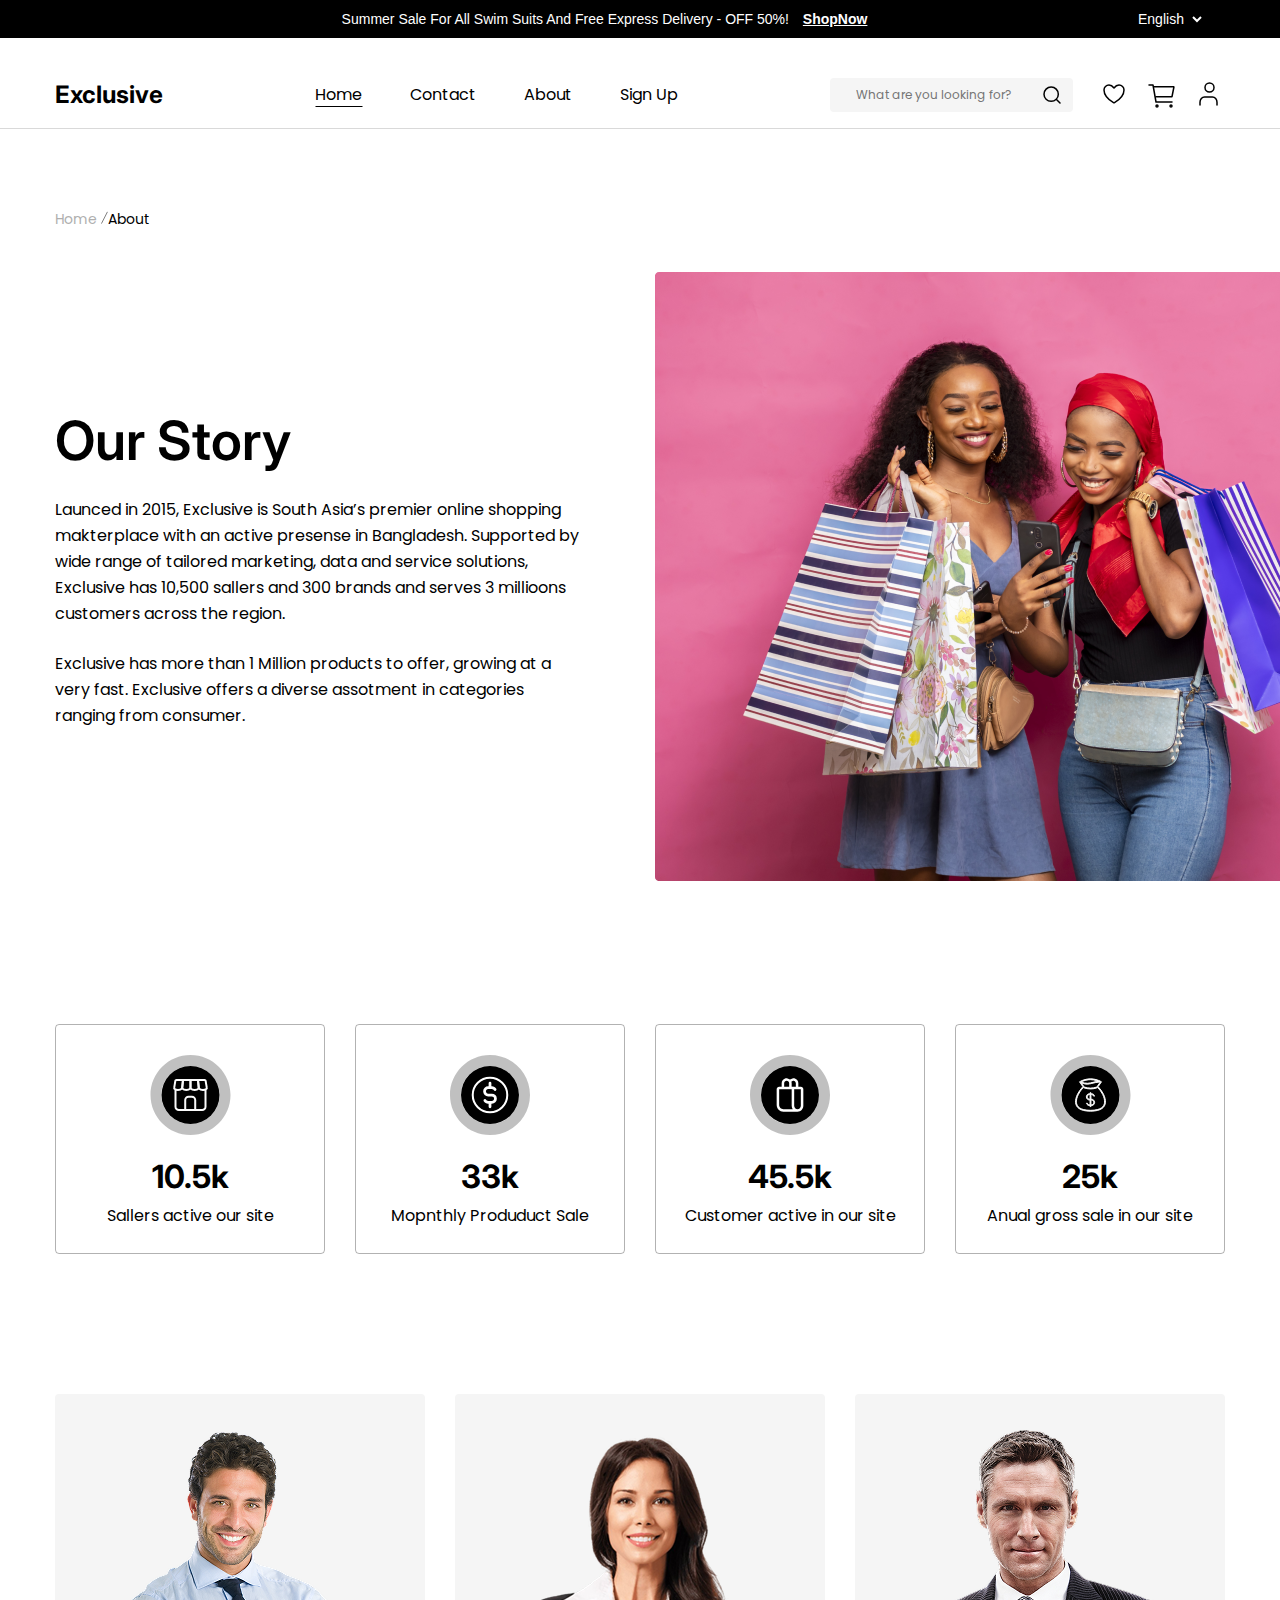
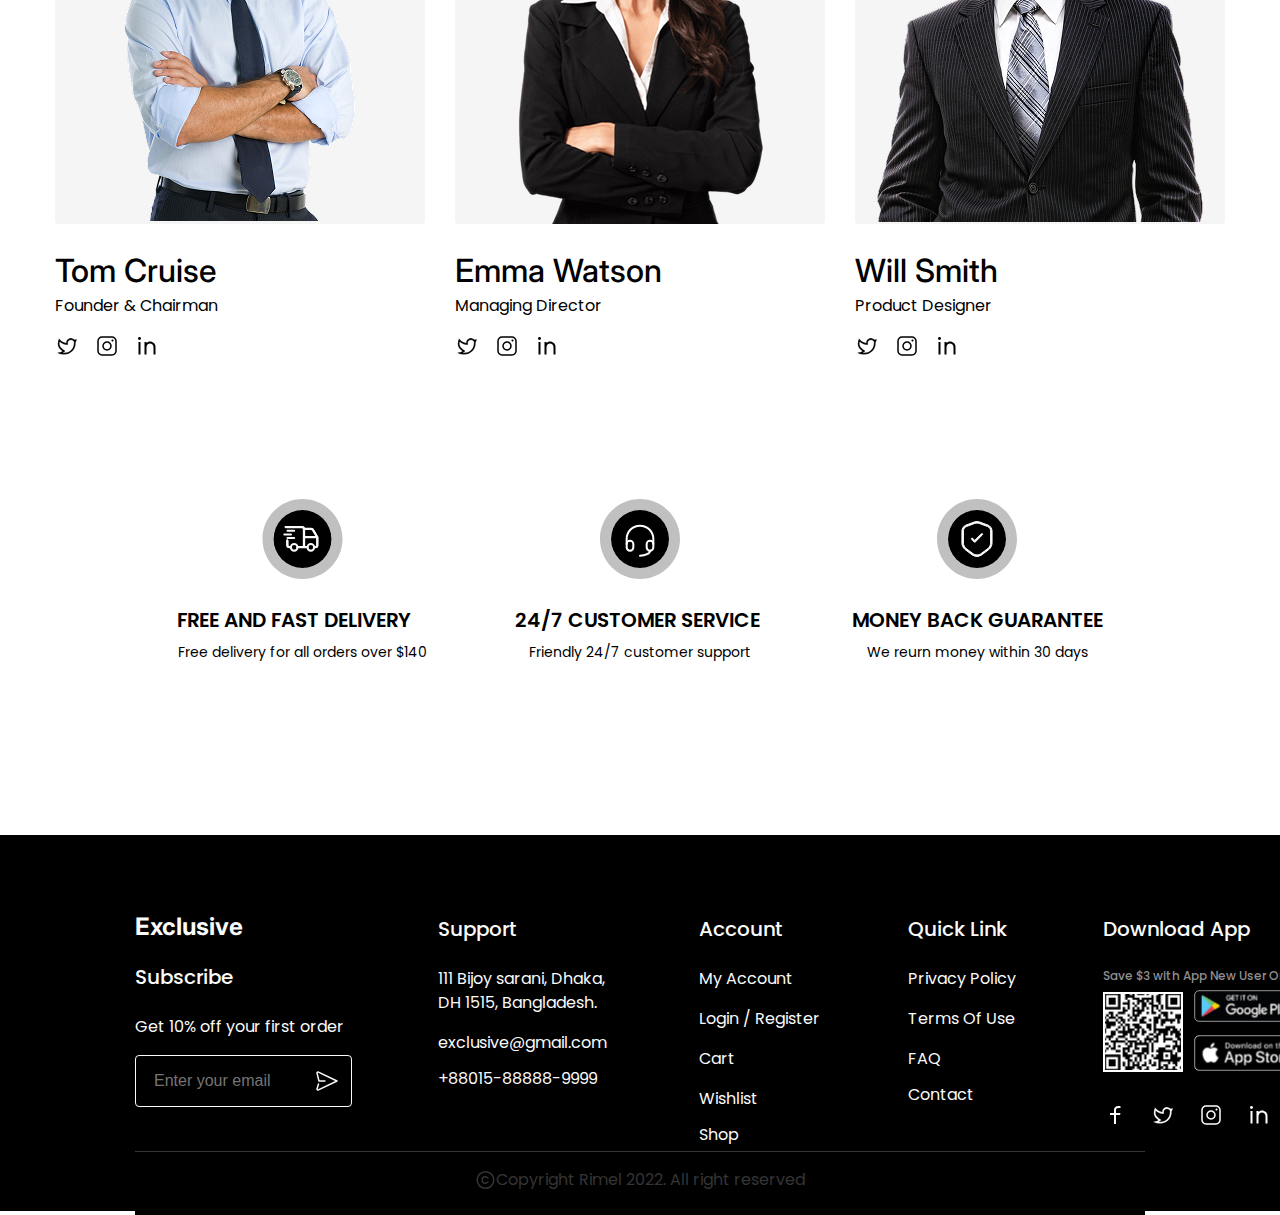
<file: about.html>
<!DOCTYPE html>
<html lang="en">

<head>
    <meta charset="UTF-8">
    <meta name="viewport" content="width=device-width, initial-scale=1.0">
    <title>About</title>
    <link rel="stylesheet" href="style.css">
    <link rel="preconnect" href="https://fonts.googleapis.com">
    <link rel="preconnect" href="https://fonts.gstatic.com" crossorigin>
    <link
        href="https://fonts.googleapis.com/css2?family=Inter:ital,opsz,wght@0,14..32,100..900;1,14..32,100..900&display=swap"
        rel="stylesheet">
    <link rel="preconnect" href="https://fonts.googleapis.com">
    <link rel="preconnect" href="https://fonts.gstatic.com" crossorigin>
    <link
        href="https://fonts.googleapis.com/css2?family=Inter:ital,opsz,wght@0,14..32,100..900;1,14..32,100..900&family=Poppins:ital,wght@0,100;0,200;0,300;0,400;0,500;0,600;0,700;0,800;0,900;1,100;1,200;1,300;1,400;1,500;1,600;1,700;1,800;1,900&display=swap"
        rel="stylesheet">
</head>

<body>
    <!-- Header section -->

    <header class="header">
        <div class="banner__inner">
            <div class="container">
                <div class="banner">
                    <p class="banner__text">
                        Summer Sale For All Swim Suits And Free Express Delivery - OFF 50%!
                        <a name="top" href="#" class="banner__link">ShopNow</a>
                    </p>
                    <div class="language__selector">
                        <select class="language__selector select">
                            <option value="en">English</option>
                            <option value="uz">Uzbek</option>
                            <option value="ru">Russian</option>
                        </select>
                    </div>
                </div>
            </div>
        </div>



        <!-- Navbar section -->

        <div class="navbar-section">
            <div class="container">
                <div class="navbar_in">
                    <div class="logo">
                        <p class="logo__text">Exclusive</p>
                    </div>
                    <nav class="navbar">
                        <ul class="menu">
                            <li class="menu_li active"><a href="./index.html" class="menu_a">Home</a></li>
                            <li class="menu_li"><a href="#" class="menu_a">Contact</a></li>
                            <li class="menu_li"><a href="./about.html" class="menu_a">About</a></li>
                            <li class="menu_li"><a href="./sign-up.html" class="menu_a">Sign Up</a></li>
                        </ul>

                    </nav>

                    <div class="navbar_component ">
                        <div class="search">
                            <input type="text" class="search__input " placeholder="What are you looking for?">
                            <img class="search__button" src="./assets/icons/search.svg" alt="search">
                        </div>

                        <div class="navbar_component-icons">
                            <button><a href="./wishlist-page.html"><img src="./assets/icons/saved.svg"
                                        alt="saved"></a></button>
                            <button><a href="./cart-page.html"><img style="margin-left: -5px;"
                                        src="./assets/icons/cart.svg" alt="cart"></a></button>

                            <!-- Modal section  -->
                            <div class="modal container">
                                <input type="checkbox" id="user-toggle">
                                <label for="user-toggle" class="user-icon">
                                    <svg width="32" height="32" viewBox="0 0 32 32" fill="none"
                                        xmlns="http://www.w3.org/2000/svg">
                                        <path
                                            d="M24 27V24.3333C24 22.9188 23.5224 21.5623 22.6722 20.5621C21.8221 19.5619 20.669 19 19.4667 19H11.5333C10.331 19 9.17795 19.5619 8.32778 20.5621C7.47762 21.5623 7 22.9188 7 24.3333V27"
                                            stroke="black" stroke-width="1.5" stroke-linecap="round"
                                            stroke-linejoin="round" />
                                        <path
                                            d="M16.5 14C18.9853 14 21 11.9853 21 9.5C21 7.01472 18.9853 5 16.5 5C14.0147 5 12 7.01472 12 9.5C12 11.9853 14.0147 14 16.5 14Z"
                                            stroke="black" stroke-width="1.5" stroke-linecap="round"
                                            stroke-linejoin="round" />
                                    </svg>

                                </label>

                                <div class="user-modal">
                                    <div class="user-item">
                                        <img src="./assets/icons/white-user.svg" alt="white-user"><a
                                            href="./account.html">Manage My Account</a>
                                    </div>

                                    <div class="user-item">
                                        <img src="./assets/icons/icon-mallbag.svg" alt="icon-mallbag">My Order
                                    </div>

                                    <div class="user-item">
                                        <img src="./assets/icons/icon-cancel.svg" alt="icon-cancel">My Cancellations
                                    </div>

                                    <div class="user-item">
                                        <img src="./assets/icons/Icon-Reviews.svg" alt="Icon-Reviews">My Reviews
                                    </div>

                                    <div class="user-item">
                                        <img src="./assets/icons/Icon-logout.svg" alt="Icon-logout">Logout
                                    </div>
                                </div>

                            </div>




                        </div>
                    </div>

                </div>
            </div>
        </div>
        </div>
        </div>

    </header>

    <main>
        <!-- about section  -->
        <!-- Rozmatov Sardor  -->
        <div class="about-inner container">
            <h2 class="cart-home">Home <img src="./assets/icons/line.svg" alt="line"><span>About</span></h2>

            <div class="about">
                <div class="about__title">
                    <h1>Our Story</h1>
                    <p>Launced in 2015, Exclusive is South Asia’s premier online shopping makterplace with an active
                        presense in Bangladesh. Supported by wide range of tailored marketing, data and service
                        solutions, Exclusive has 10,500 sallers and 300 brands and serves 3 millioons customers across
                        the region. </p>
                    <p>Exclusive has more than 1 Million products to offer, growing at a very fast. Exclusive offers a
                        diverse assotment in categories ranging from consumer.</p>

                </div>

                <div class="about__img">
                    <img src="./assets/images/about-img.png" alt="about-img">
                </div>
            </div>

        </div>

        <!-- statistics section  -->
        <div class="statistics-inner container">
            <div class="statistics">
                <div class="statistics__item">
                    <div class="statistics__icon">
                        <svg width="81" height="80" viewBox="0 0 81 80" fill="none" xmlns="http://www.w3.org/2000/svg">
                            <path opacity="0.3"
                                d="M80.5 40C80.5 62.0914 62.5914 80 40.5 80C18.4086 80 0.5 62.0914 0.5 40C0.5 17.9086 18.4086 0 40.5 0C62.5914 0 80.5 17.9086 80.5 40ZM11.4071 40C11.4071 56.0675 24.4325 69.0929 40.5 69.0929C56.5675 69.0929 69.5929 56.0675 69.5929 40C69.5929 23.9325 56.5675 10.9071 40.5 10.9071C24.4325 10.9071 11.4071 23.9325 11.4071 40Z"
                                fill="#2F2E30" />
                            <circle cx="40.5" cy="40" r="29" fill="black" />
                            <path
                                d="M54.6416 25H47.9883L48.8216 33.3333C48.8216 33.3333 50.4883 35 52.9883 35C54.3006 35.0017 55.5684 34.524 56.5533 33.6567C56.6574 33.5594 56.735 33.4372 56.7787 33.3016C56.8224 33.166 56.8309 33.0214 56.8033 32.8817L55.6266 25.8333C55.5873 25.6005 55.4668 25.3891 55.2865 25.2366C55.1062 25.084 54.8778 25.0002 54.6416 25V25Z"
                                stroke="white" stroke-width="2" />
                            <path
                                d="M47.9883 25L48.8216 33.3333C48.8216 33.3333 47.1549 35 44.6549 35C42.1549 35 40.4883 33.3333 40.4883 33.3333V25H47.9883Z"
                                stroke="#FAFAFA" stroke-width="2" />
                            <path
                                d="M40.4886 25V33.3333C40.4886 33.3333 38.8219 35 36.3219 35C33.8219 35 32.1553 33.3333 32.1553 33.3333L32.9886 25H40.4886Z"
                                stroke="#FAFAFA" stroke-width="2" />
                            <path
                                d="M32.9883 25H26.3366C26.0999 24.9999 25.8709 25.0838 25.6902 25.2367C25.5096 25.3896 25.389 25.6016 25.3499 25.835L24.1749 32.8833C24.1475 33.0231 24.156 33.1676 24.1997 33.3032C24.2435 33.4387 24.321 33.5609 24.4249 33.6583C24.9716 34.1417 26.1933 35.0017 27.9883 35.0017C30.4883 35.0017 32.1549 33.335 32.1549 33.335L32.9883 25.0017V25Z"
                                stroke="#FAFAFA" stroke-width="2" />
                            <path
                                d="M25.5 35V51.6667C25.5 52.5507 25.8512 53.3986 26.4763 54.0237C27.1014 54.6488 27.9493 55 28.8333 55H52.1667C53.0507 55 53.8986 54.6488 54.5237 54.0237C55.1488 53.3986 55.5 52.5507 55.5 51.6667V35"
                                stroke="#FAFAFA" stroke-width="2" />
                            <path
                                d="M45.2217 55V45C45.2217 44.1159 44.8705 43.2681 44.2454 42.6429C43.6202 42.0178 42.7724 41.6666 41.8883 41.6666H38.555C37.671 41.6666 36.8231 42.0178 36.198 42.6429C35.5729 43.2681 35.2217 44.1159 35.2217 45V55"
                                stroke="#FAFAFA" stroke-width="2" stroke-miterlimit="16" />
                        </svg>


                    </div>
                    <h2 class="statistics__number">10.5k </h2>
                    <p class="statistics__desc">Sallers active our site</p>
                </div>

                <div class="statistics__item">
                    <div class="statistics__icon">
                        <svg width="80" height="80" viewBox="0 0 80 80" fill="none" xmlns="http://www.w3.org/2000/svg">
                            <path opacity="0.3"
                                d="M80 40C80 62.0914 62.0914 80 40 80C17.9086 80 0 62.0914 0 40C0 17.9086 17.9086 0 40 0C62.0914 0 80 17.9086 80 40ZM10.9071 40C10.9071 56.0675 23.9325 69.0929 40 69.0929C56.0675 69.0929 69.0929 56.0675 69.0929 40C69.0929 23.9325 56.0675 10.9071 40 10.9071C23.9325 10.9071 10.9071 23.9325 10.9071 40Z"
                                fill="#2F2E30" />
                            <circle cx="40" cy="40" r="29" fill="black" />
                            <path
                                d="M40.0003 57.2728C49.5397 57.2728 57.273 49.5395 57.273 40C57.273 30.4606 49.5397 22.7273 40.0003 22.7273C30.4608 22.7273 22.7275 30.4606 22.7275 40C22.7275 49.5395 30.4608 57.2728 40.0003 57.2728Z"
                                stroke="white" stroke-width="2" stroke-linecap="round" stroke-linejoin="round" />
                            <path
                                d="M45.0914 34.547C44.762 33.9758 44.2834 33.505 43.707 33.1848C43.1305 32.8646 42.4777 32.7072 41.8186 32.7294H38.1823C37.2178 32.7294 36.2929 33.1124 35.611 33.7941C34.929 34.4759 34.5459 35.4005 34.5459 36.3647C34.5459 37.3288 34.929 38.2535 35.611 38.9353C36.2929 39.617 37.2178 40 38.1823 40H41.8186C42.783 40 43.708 40.383 44.3899 41.0648C45.0719 41.7465 45.455 42.6712 45.455 43.6354C45.455 44.5995 45.0719 45.5242 44.3899 46.2059C43.708 46.8877 42.783 47.2707 41.8186 47.2707H38.1823C37.5232 47.2929 36.8704 47.1354 36.2939 46.8153C35.7174 46.4951 35.2389 46.0242 34.9095 45.453"
                                stroke="white" stroke-width="2.75" stroke-linecap="round" stroke-linejoin="round" />
                            <path d="M40 28.1818V32.1212M40 47.8787V51.8181" stroke="white" stroke-width="2.75"
                                stroke-linecap="round" stroke-linejoin="round" />
                        </svg>



                    </div>
                    <h2 class="statistics__number">33k </h2>
                    <p class="statistics__desc">Mopnthly Produduct Sale</p>
                </div>

                <div class="statistics__item">
                    <div class="statistics__icon">
                        <svg width="80" height="80" viewBox="0 0 80 80" fill="none" xmlns="http://www.w3.org/2000/svg">
                            <path opacity="0.3"
                                d="M80 40C80 62.0914 62.0914 80 40 80C17.9086 80 0 62.0914 0 40C0 17.9086 17.9086 0 40 0C62.0914 0 80 17.9086 80 40ZM10.9071 40C10.9071 56.0675 23.9325 69.0929 40 69.0929C56.0675 69.0929 69.0929 56.0675 69.0929 40C69.0929 23.9325 56.0675 10.9071 40 10.9071C23.9325 10.9071 10.9071 23.9325 10.9071 40Z"
                                fill="#2F2E30" />
                            <circle cx="40" cy="40" r="29" fill="black" />
                            <path
                                d="M31.667 31.6667V28.3334C31.667 27.3682 31.9464 26.4236 32.4714 25.6137C32.9965 24.8038 33.7447 24.1632 34.6258 23.7691C35.5069 23.3751 36.4832 23.2445 37.4369 23.3931C38.3906 23.5418 39.2809 23.9633 40.0003 24.6067C40.7197 23.9633 41.61 23.5418 42.5637 23.3931C43.5174 23.2445 44.4937 23.3751 45.3748 23.7691C46.256 24.1632 47.0042 24.8038 47.5292 25.6137C48.0543 26.4236 48.3336 27.3682 48.3337 28.3334V31.6667H50.8337C51.4967 31.6667 52.1326 31.9301 52.6014 32.399C53.0703 32.8678 53.3337 33.5037 53.3337 34.1667V50.8417C53.3337 52.3866 52.72 53.8682 51.6276 54.9606C50.5352 56.053 49.0535 56.6667 47.5087 56.6667H33.3337C31.5655 56.6667 29.8699 55.9643 28.6196 54.7141C27.3694 53.4639 26.667 51.7682 26.667 50.0001V34.1667C26.667 33.5037 26.9304 32.8678 27.3992 32.399C27.8681 31.9301 28.504 31.6667 29.167 31.6667H31.667ZM42.7253 54.1667C42.0454 53.1914 41.6818 52.0306 41.6837 50.8417V34.1667H29.167V50.0001C29.167 50.5472 29.2748 51.089 29.4842 51.5946C29.6936 52.1001 30.0005 52.5594 30.3874 52.9463C30.7743 53.3332 31.2336 53.6402 31.7391 53.8496C32.2447 54.0589 32.7865 54.1667 33.3337 54.1667H42.7253ZM39.167 31.6667V28.3334C39.167 27.6703 38.9036 27.0345 38.4348 26.5656C37.9659 26.0968 37.33 25.8334 36.667 25.8334C36.004 25.8334 35.3681 26.0968 34.8992 26.5656C34.4304 27.0345 34.167 27.6703 34.167 28.3334V31.6667H39.167ZM41.667 31.6667H45.8337V28.3334C45.8337 27.8188 45.6749 27.3167 45.379 26.8957C45.0832 26.4746 44.6645 26.1552 44.1803 25.9809C43.6961 25.8066 43.1699 25.786 42.6736 25.9219C42.1772 26.0577 41.7349 26.3435 41.407 26.7401C41.5753 27.2401 41.667 27.7767 41.667 28.3334V31.6667ZM44.1837 50.8417C44.1837 51.7236 44.534 52.5693 45.1575 53.1929C45.7811 53.8164 46.6268 54.1667 47.5087 54.1667C48.3905 54.1667 49.2362 53.8164 49.8598 53.1929C50.4833 52.5693 50.8337 51.7236 50.8337 50.8417V34.1667H44.1837V50.8417Z"
                                fill="white" />
                        </svg>



                    </div>
                    <h2 class="statistics__number">45.5k</h2>
                    <p class="statistics__desc">Customer active in our site</p>
                </div>

                <div class="statistics__item">
                    <div class="statistics__icon">
                        <svg width="81" height="80" viewBox="0 0 81 80" fill="none" xmlns="http://www.w3.org/2000/svg">
                            <path opacity="0.3"
                                d="M80.5 40C80.5 62.0914 62.5914 80 40.5 80C18.4086 80 0.5 62.0914 0.5 40C0.5 17.9086 18.4086 0 40.5 0C62.5914 0 80.5 17.9086 80.5 40ZM11.4071 40C11.4071 56.0675 24.4325 69.0929 40.5 69.0929C56.5675 69.0929 69.5929 56.0675 69.5929 40C69.5929 23.9325 56.5675 10.9071 40.5 10.9071C24.4325 10.9071 11.4071 23.9325 11.4071 40Z"
                                fill="#2F2E30" />
                            <circle cx="40.5" cy="40" r="29" fill="black" />
                            <path
                                d="M40.9277 49.7731H41.4277C42.0521 49.7731 42.6512 49.5251 43.0928 49.0836C43.5343 48.6421 43.7821 48.0429 43.7822 47.4186C43.7822 46.7942 43.5343 46.1951 43.0928 45.7535C42.6512 45.312 42.0522 45.0641 41.4277 45.0641H40.9277V49.7731ZM39.5732 39.5006C38.9488 39.5006 38.3497 39.7485 37.9082 40.1901C37.4668 40.6316 37.2188 41.2308 37.2188 41.8551C37.2189 42.4793 37.4669 43.0777 37.9082 43.5192C38.3497 43.9607 38.9488 44.2096 39.5732 44.2096H40.0732V39.5006H39.5732ZM40.0732 45.0641H39.5732C38.7222 45.0641 37.9055 44.7255 37.3037 44.1237C36.7022 43.522 36.3644 42.7059 36.3643 41.8551C36.3643 41.0041 36.702 40.1874 37.3037 39.5856C37.9055 38.9838 38.7222 38.6461 39.5732 38.6461H40.0732V37.7184H40.9277V38.6461H41.4277C42.0915 38.6461 42.7393 38.8518 43.2812 39.235C43.7552 39.5702 44.1282 40.0265 44.3623 40.5543L44.4541 40.7858C44.4726 40.8384 44.4805 40.8941 44.4775 40.9498C44.4746 41.0059 44.4607 41.0613 44.4365 41.1119C44.4123 41.1625 44.3786 41.2083 44.3369 41.2457C44.2952 41.2832 44.2462 41.312 44.1934 41.3307C44.1405 41.3494 44.0843 41.3571 44.0283 41.3541C43.9724 41.3511 43.9177 41.3372 43.8672 41.3131C43.765 41.2643 43.6862 41.1767 43.6484 41.0699C43.4861 40.6109 43.1847 40.2133 42.7871 39.9323C42.3895 39.6512 41.9147 39.5005 41.4277 39.5006H40.9277V44.2096H41.4277C42.2788 44.2096 43.0955 44.5472 43.6973 45.149C44.299 45.7509 44.6367 46.5675 44.6367 47.4186C44.6366 48.2694 44.2988 49.0854 43.6973 49.6871C43.0955 50.2889 42.2788 50.6276 41.4277 50.6276H40.9277V51.5543H40.0732V50.6276H39.5732C38.9095 50.6275 38.2617 50.4219 37.7197 50.0387C37.1779 49.6556 36.7682 49.1135 36.5469 48.4879L36.542 48.4742C36.5215 48.421 36.5119 48.3642 36.5137 48.3073C36.5155 48.2502 36.5289 48.194 36.5527 48.1422C36.5766 48.0903 36.6111 48.044 36.6533 48.0055C36.6955 47.967 36.745 47.9366 36.7988 47.9176C36.8526 47.8987 36.9099 47.8907 36.9668 47.8942C37.0237 47.8976 37.0797 47.9128 37.1309 47.9381C37.1819 47.9634 37.2275 47.9985 37.2646 48.0416C37.3019 48.0849 37.3302 48.1357 37.3477 48.1901L37.3496 48.1969L37.3525 48.2037C37.677 49.1184 38.5483 49.773 39.5732 49.7731H40.0732V45.0641Z"
                                fill="#FAFAFA" stroke="#FAFAFA" />
                            <path
                                d="M40.5361 23.8094C44.4382 23.8094 47.9978 25.0428 50.2168 26.12L50.3447 26.1825C50.784 26.3999 51.1638 26.6085 51.4766 26.7948L48.3457 31.3729L48.1143 31.7108L48.4014 32.0048C50.3396 33.9864 52.1698 36.5169 53.4805 39.1923C54.7934 41.8724 55.5683 44.6628 55.4414 47.1737C55.3155 49.6638 54.3056 51.8866 52.0166 53.5038C49.7054 55.1366 46.038 56.1884 40.5361 56.1884C35.0332 56.1883 31.3546 55.1548 29.0283 53.5438C26.7249 51.9487 25.6988 49.7545 25.5576 47.286C25.4153 44.7955 26.1757 42.0153 27.4834 39.3202C28.7888 36.63 30.6227 34.0594 32.5811 31.9989L32.8594 31.7069L32.6328 31.3739L29.5225 26.7968C29.6797 26.7042 29.8538 26.6075 30.043 26.5067L30.0449 26.5057C30.2354 26.4033 30.4408 26.2978 30.6611 26.1903L30.7197 26.162C32.9563 25.0759 36.5841 23.8095 40.5361 23.8094ZM47.457 32.6981C43.1083 34.3798 37.8703 34.38 33.5215 32.7001L33.2061 32.578L32.9756 32.826C31.1577 34.7855 29.4657 37.1901 28.251 39.6932C27.0598 42.149 26.3686 44.6147 26.3955 46.8036L26.4102 47.2372C26.5376 49.4718 27.4493 51.4116 29.5127 52.8417C31.6392 54.3136 35.1197 55.3338 40.5352 55.3339C45.9465 55.3339 49.4126 54.2956 51.5215 52.8055C53.5713 51.3568 54.4725 49.3909 54.5869 47.1298C54.7038 44.8131 53.9877 42.1697 52.7119 39.5673L52.7109 39.5653L52.4766 39.1044C51.2861 36.8113 49.7793 34.6958 48 32.8202L47.7695 32.577L47.457 32.6981ZM49.2627 27.0809C46.9933 27.2444 44.3596 27.7298 41.7637 28.4198L40.6553 28.7274C38.7952 29.2648 36.7165 29.227 34.7295 28.9003L34.334 28.8309C33.8047 28.7328 33.2788 28.6166 32.7578 28.4813L31.4727 28.1473L32.2188 29.246L33.999 31.8671L34.0908 32.0028L34.2451 32.0575C38.1692 33.4545 42.7998 33.4545 46.7246 32.0594L46.8779 32.0048L46.9697 31.87L49.7119 27.8622L50.2969 27.0067L49.2627 27.0809ZM40.5352 24.6639C37.2535 24.664 34.2063 25.5779 32.0801 26.4803L30.8008 27.0233L32.1328 27.4198C32.8895 27.6449 33.6819 27.841 34.4873 27.9901H34.4883C36.5232 28.3649 38.6082 28.4301 40.417 27.9061L40.418 27.9052C42.3862 27.3318 44.3882 26.8815 46.4121 26.5555L46.4766 25.5829C44.7351 25.0586 42.6902 24.6639 40.5352 24.6639Z"
                                fill="#FAFAFA" stroke="#FAFAFA" />
                        </svg>



                    </div>
                    <h2 class="statistics__number">25k</h2>
                    <p class="statistics__desc">Anual gross sale in our site</p>
                </div>
            </div>

        </div>

        <!-- About team section  -->
         <!-- Rozmatov Sardor  -->
          <div class="team-inner container">
            <div class="team">
                <div class="team__number">
                    <div class="team__img">
                        <img src="./assets/images/tom-cruise.png" alt="tom-cruise">
                    </div>
                    <h3 class="team__name">Tom Cruise</h3>
                    <p class="team__position">Founder & Chairman</p>
                    <ul class="team__socials">
                        <a href="#"><img src="./assets/icons/black-twiter.svg" alt="black-twiter"></a>
                        <a href="#"><img src="./assets/icons/black-instagram.svg" alt="black-instagram"></a>
                        <a href="#"><img src="./assets/icons/black-linkidin.svg" alt="black-linkidin"></a>
                    </ul>
                </div>

                <div class="team__number">
                    <div class="team__img">
                        <img src="./assets/images/emma-watson.png" alt="emma-watson">
                    </div>
                    <h3 class="team__name">Emma Watson</h3>
                    <p class="team__position">Managing Director</p>
                    <ul class="team__socials">
                        <a href="#"><img src="./assets/icons/black-twiter.svg" alt="black-twiter"></a>
                        <a href="#"><img src="./assets/icons/black-instagram.svg" alt="black-instagram"></a>
                        <a href="#"><img src="./assets/icons/black-linkidin.svg" alt="black-linkidin"></a>
                    </ul>
                </div>

                <div class="team__number">
                    <div class="team__img">
                        <img src="./assets/images/will-smith.png" alt="will-smith">
                    </div>
                    <h3 class="team__name">Will Smith</h3>
                    <p class="team__position">Product Designer</p>
                    <ul class="team__socials">
                        <a href="#"><img src="./assets/icons/black-twiter.svg" alt="black-twiter"></a>
                        <a href="#"><img src="./assets/icons/black-instagram.svg" alt="black-instagram"></a>
                        <a href="#"><img src="./assets/icons/black-linkidin.svg" alt="black-linkidin"></a>
                    </ul>
                </div>
            </div>

            

          </div>

          <!-- Services -->
        <div class="container">
            <div class="about-services">
                <div class="services">
                <div class="services__item">
                    <img class="services__item-img" src="./assets/icons/delivery.svg" alt="delivery">
                    <h2 class="services__item-title">FREE AND FAST DELIVERY</h2>
                    <p class="services__item-text">Free delivery for all orders over $140</p>
                </div>

                <div class="services__item">
                    <img class="services__item-img" src="./assets/icons/cutomer-service.svg" alt="cutomer-service">
                    <h2 class="services__item-title">24/7 CUSTOMER SERVICE</h2>
                    <p class="services__item-text">Friendly 24/7 customer support</p>
                </div>

                <div class="services__item">
                    <img class="services__item-img" src="./assets/icons/money-back.svg" alt="money-back">
                    <h2 class="services__item-title">MONEY BACK GUARANTEE</h2>
                    <p class="services__item-text">We reurn money within 30 days</p>
                </div>
            </div>
            </div>
        </div>

        




    </main>

    <!-- Footer -->
    <footer>
        <div class="footer-inner container">
            <div class="footer__section">
                <div class="footer_tag">
                    <h3 class="footer__logo">Exclusive</h3>
                    <p class="form__title">Subscribe</p>
                    <p class="footer__text">Get 10% off your first order</p>
                    <div class="form__input">
                        <input type="text" placeholder="Enter your email">
                        <img src="./assets/icons/icon-send (1).svg" alt="icon-send">
                    </div>
                </div>

                <div class="footer__content-section">
                    <h3 class="footer__content-section-title">Support</h3>
                    <p class="footer__content-links"><a href="#">111 Bijoy sarani, Dhaka, DH 1515, Bangladesh.</a>
                    </p>
                    <p class="footer__content-links"><a href="#">exclusive@gmail.com</a></p>
                    <p class="footer__content-section-text"><a href="#">+88015-88888-9999</a></p>
                </div>

                <div class="footer__content-section-2">
                    <h3 class="footer__content-section-title">Account</h3>
                    <p class="footer__content-links"><a href="#">My Account</a></p>
                    <p class="footer__content-links"><a href="#">Login / Register</a></p>
                    <p class="footer__content-links"><a href="#">Cart</a></p>
                    <p class="footer__content-links"><a href="#">Wishlist</a></p>
                    <p class="footer__content-section-text"><a href="#">Shop</a></p>
                </div>

                <div class="footer__content-section-3">
                    <h3 class="footer__content-section-title">Quick Link</h3>
                    <p class="footer__content-links"><a href="#">Privacy Policy</a></p>
                    <p class="footer__content-links"><a href="#">Terms Of Use</a></p>
                    <p class="footer__content-links"><a href="#">FAQ</a></p>
                    <p class="footer__content-section-text"><a href="#">Contact</a></p>
                </div>

                <div class="app-download-container">
                    <h3 class="footer__content-section-title">Download App</h3>
                    <p class="app-title">Save $3 with App New User Only</p>
                    <div class="app-description">
                        <img src="./assets/icons/qr-code.svg" alt="qr-code">
                        <div class="apps">
                            <button class="store-button"><img src="./assets/icons/google-play.svg"
                                    alt="google-play"></button>
                            <button class="store-button"><img src="./assets/icons/download-appstore (1).svg"
                                    alt="download-appstore"></button>
                        </div>
                    </div>
                    <div class="social-icons">
                        <span><img src="./assets/icons/facebook-icon.svg" alt="facebook-icon"></span>
                        <span><img src="./assets/icons/twitter.svg" alt="twitter"></span>
                        <span><img src="./assets/icons/icon-instagram (1).svg" alt="icon-instagram"></span>
                        <span><img src="./assets/icons/icon-linkidin.svg" alt="icon-linkidin"></span>
                    </div>
                </div>
            </div>


        </div>

        <div class="footer-line">
            <p class="copyright"> <svg width="21" height="20" viewBox="0 0 21 20" fill="none"
                    xmlns="http://www.w3.org/2000/svg">
                    <path
                        d="M10.5 18.3332C15.1024 18.3332 18.8334 14.6022 18.8334 9.99984C18.8334 5.39746 15.1024 1.6665 10.5 1.6665C5.89765 1.6665 2.16669 5.39746 2.16669 9.99984C2.16669 14.6022 5.89765 18.3332 10.5 18.3332Z"
                        stroke="white" stroke-width="1.5" stroke-linecap="round" stroke-linejoin="round" />
                    <path
                        d="M13 8.14799C13 8.14799 11.9706 6.6665 10.2549 6.6665C8.53924 6.6665 7.16669 8.14799 7.16669 9.99984C7.16669 11.8517 8.53924 13.3332 10.2549 13.3332C11.9706 13.3332 13 11.8517 13 11.8517"
                        stroke="white" stroke-width="1.5" stroke-linecap="round" stroke-linejoin="round" />
                </svg>

                Copyright Rimel 2022. All right reserved</p>
        </div>

    </footer>


</body>

</html>
</file>
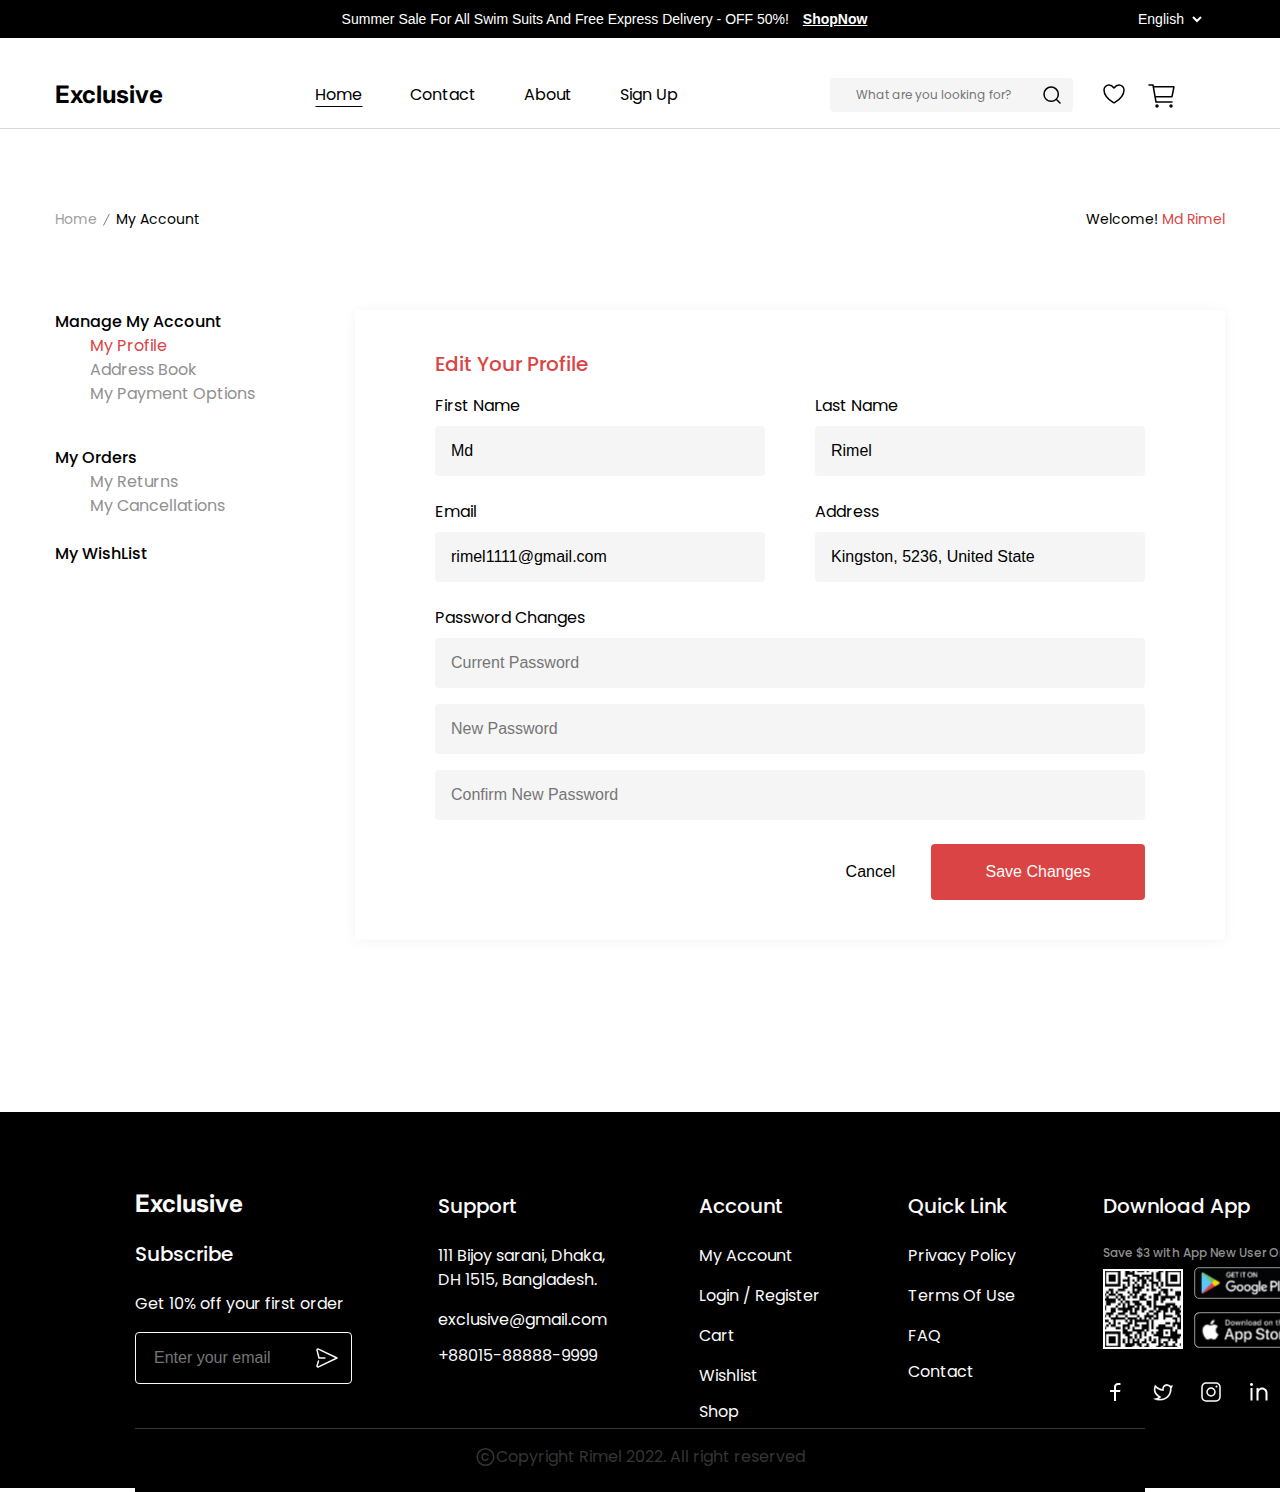
<file: account.html>
<!DOCTYPE html>
<html lang="en">

<head>
    <meta charset="UTF-8">
    <meta name="viewport" content="width=device-width, initial-scale=1.0">
    <title>My Account</title>
    <link rel="stylesheet" href="style.css">
    <link rel="preconnect" href="https://fonts.googleapis.com">
    <link rel="preconnect" href="https://fonts.gstatic.com" crossorigin>
    <link
        href="https://fonts.googleapis.com/css2?family=Inter:ital,opsz,wght@0,14..32,100..900;1,14..32,100..900&display=swap"
        rel="stylesheet">
    <link rel="preconnect" href="https://fonts.googleapis.com">
    <link rel="preconnect" href="https://fonts.gstatic.com" crossorigin>
    <link
        href="https://fonts.googleapis.com/css2?family=Inter:ital,opsz,wght@0,14..32,100..900;1,14..32,100..900&family=Poppins:ital,wght@0,100;0,200;0,300;0,400;0,500;0,600;0,700;0,800;0,900;1,100;1,200;1,300;1,400;1,500;1,600;1,700;1,800;1,900&display=swap"
        rel="stylesheet">
</head>

<body>
    <!-- Header  -->

    <header class="header">
        <div class="banner__inner">
            <div class="container">
                <div class="banner">
                    <p class="banner__text">
                        Summer Sale For All Swim Suits And Free Express Delivery - OFF 50%!
                        <a name="top" href="#" class="banner__link">ShopNow</a>
                    </p>
                    <div class="language__selector">
                        <select class="language__selector select">
                            <option value="en">English</option>
                            <option value="uz">Uzbek</option>
                            <option value="ru">Russian</option>
                        </select>
                    </div>
                </div>
            </div>
        </div>



        <!-- Navbar section -->

        <div class="navbar-section">
            <div class="container">
                <div class="navbar_in">
                    <div class="logo">
                        <p class="logo__text">Exclusive</p>
                    </div>
                    <nav class="navbar">
                        <ul class="menu">
                            <li class="menu_li active"><a href="./index.html" class="menu_a">Home</a></li>
                            <li class="menu_li"><a href="#" class="menu_a">Contact</a></li>
                            <li class="menu_li"><a href="./about.html" class="menu_a">About</a></li>
                            <li class="menu_li"><a href="./sign-up.html" class="menu_a">Sign Up</a></li>
                        </ul>

                    </nav>

                    <div class="navbar_component ">
                        <div class="search">
                            <input type="text" class="search__input " placeholder="What are you looking for?">
                            <img class="search__button" src="./assets/icons/search.svg" alt="search">
                        </div>

                        <div class="navbar_component-icons">
                            <button><a href="./wishlist-page.html"><img src="./assets/icons/saved.svg"
                                        alt="saved"></a></button>
                            <button><a href="./cart-page.html"><img style="margin-left: -5px;"
                                        src="./assets/icons/cart.svg" alt="cart"></a></button>

                            <!-- Modal section  -->
                            <div class="modaler container">
                                <input type="checkbox" id="user-toggle">
                                <label for="user-toggle" class="user-icon">
                                    <svg width="32" height="32" viewBox="0 0 32 32" fill="none"
                                        xmlns="http://www.w3.org/2000/svg">
                                        <path
                                            d="M24 27V24.3333C24 22.9188 23.5224 21.5623 22.6722 20.5621C21.8221 19.5619 20.669 19 19.4667 19H11.5333C10.331 19 9.17795 19.5619 8.32778 20.5621C7.47762 21.5623 7 22.9188 7 24.3333V27"
                                            stroke="black" stroke-width="1.5" stroke-linecap="round"
                                            stroke-linejoin="round" />
                                        <path
                                            d="M16.5 14C18.9853 14 21 11.9853 21 9.5C21 7.01472 18.9853 5 16.5 5C14.0147 5 12 7.01472 12 9.5C12 11.9853 14.0147 14 16.5 14Z"
                                            stroke="black" stroke-width="1.5" stroke-linecap="round"
                                            stroke-linejoin="round" />
                                    </svg>

                                </label>

                                <div class="user-modal">
                                    <div class="user-item">
                                        <img src="./assets/icons/white-user.svg" alt="white-user"><a
                                            href="./account.html">Manage My Account</a>
                                    </div>

                                    <div class="user-item">
                                        <img src="./assets/icons/icon-mallbag.svg" alt="icon-mallbag">My Order
                                    </div>

                                    <div class="user-item">
                                        <img src="./assets/icons/icon-cancel.svg" alt="icon-cancel">My Cancellations
                                    </div>

                                    <div class="user-item">
                                        <img src="./assets/icons/Icon-Reviews.svg" alt="Icon-Reviews">My Reviews
                                    </div>

                                    <div class="user-item">
                                        <img src="./assets/icons/Icon-logout.svg" alt="Icon-logout">Logout
                                    </div>
                                </div>

                            </div>




                        </div>
                    </div>

                </div>
            </div>
        </div>
        </div>
        </div>

    </header>


    <main>
        <!-- Account section  -->
        <!-- Rozmatov Sardor  -->
        <div class="breadcrumb-inner container">
            <nav class="bread_crumb">
                <ul class="breadcrumb__list">
                    <li class="breadcrumb__item"><a href="#" class="breadcrumb__link">Home <img
                                src="./assets/icons/line.svg" alt="line"></a></li>
                    <li class="breadcrumb__item"><a href="#" class="breadcrumb__link current__page">My Account</a></li>

                </ul>

                <div class="welcome-message">
                    <p>Welcome!<span class="username"> Md Rimel</span></p>
                </div>
            </nav>

        </div>


        <!-- Account menu  -->
        <!-- Rozmatov Sardor  -->
        <div class="container">
            <div class="account__menu-section">
                <div class="account-menu">
                    <div class="account-section">
                        <h2>Manage My Account</h2>
                        <div class="account__active-link">
                            <span><a href="#">My Profile</a></span>
                            <a href="#">Address Book</a>
                            <a href="#">My Payment Options</a>
                        </div>
                    </div>

                    <div class="account-section">
                        <h2>My Orders</h2>
                        <div class="account__menu-link">
                            <a href="#">My Returns</a>
                            <a href="#">My Cancellations</a>
                        </div>
                    </div>

                    <div class="account-section">
                        <h2>My WishList</h2>
                    </div>
                </div>

                <!-- Profile section  -->
                <!-- Rozmatov Sardor -->

                <div class="profile-edit-form">
                    <div class="registration">
                        <h1>Edit Your Profile</h1>
                        <div class="profile-input">
                            <div class="first-section">
                                <label for="fname" class="profile__label">First Name</label><br>
                                <input id="fname" type="text" class="profile__input" placeholder="Md"><br>
                            </div>

                            <div class="first-section">
                                <label for="lname" class="profile__label">Last Name</label><br>
                                <input id="lname" type="text" class="profile__input" placeholder="Rimel"><br>
                            </div>

                            <div class="first-section">
                                <label for="email" class="profile__label">Email</label><br>
                                <input id="email" type="email" class="profile__input"
                                    placeholder="rimel1111@gmail.com"><br>
                            </div>

                            <div class="first-section">
                                <label for="address" class="profile__label">Address</label><br>
                                <input id="address" type="text" class="profile__input"
                                    placeholder="Kingston, 5236, United State"><br>
                            </div>

                            <div class="password-section">
                                <label for="password" class="password__label">Password Changes</label><br>
                                <input id="current-password" type="password" class="password__input first-input"
                                    placeholder="Current Password">
                                <input id="new-password" type="password" class="password__input"
                                    placeholder="New Password">
                                <input id="confirm-password" type="password" class="password__input"
                                    placeholder="Confirm New Password">

                                    

                

                            </div>

                            <div class="account-btns">
                                <button class="cancel_btn">Cancel</button>
                                <button class="save_btn">Save Changes</button>
                            </div>

                        </div>
                    </div>
                </div>





            </div>
        </div>




    </main>



    <!-- Footer -->
    <footer>
        <div class="footer-inner container">
            <div class="footer__section">
                <div class="footer_tag">
                    <h3 class="footer__logo">Exclusive</h3>
                    <p class="form__title">Subscribe</p>
                    <p class="footer__text">Get 10% off your first order</p>
                    <div class="form__input">
                        <input type="text" placeholder="Enter your email">
                        <img src="./assets/icons/icon-send (1).svg" alt="icon-send">
                    </div>
                </div>

                <div class="footer__content-section">
                    <h3 class="footer__content-section-title">Support</h3>
                    <p class="footer__content-links"><a href="#">111 Bijoy sarani, Dhaka, DH 1515, Bangladesh.</a>
                    </p>
                    <p class="footer__content-links"><a href="#">exclusive@gmail.com</a></p>
                    <p class="footer__content-section-text"><a href="#">+88015-88888-9999</a></p>
                </div>

                <div class="footer__content-section-2">
                    <h3 class="footer__content-section-title">Account</h3>
                    <p class="footer__content-links"><a href="#">My Account</a></p>
                    <p class="footer__content-links"><a href="#">Login / Register</a></p>
                    <p class="footer__content-links"><a href="#">Cart</a></p>
                    <p class="footer__content-links"><a href="#">Wishlist</a></p>
                    <p class="footer__content-section-text"><a href="#">Shop</a></p>
                </div>

                <div class="footer__content-section-3">
                    <h3 class="footer__content-section-title">Quick Link</h3>
                    <p class="footer__content-links"><a href="#">Privacy Policy</a></p>
                    <p class="footer__content-links"><a href="#">Terms Of Use</a></p>
                    <p class="footer__content-links"><a href="#">FAQ</a></p>
                    <p class="footer__content-section-text"><a href="#">Contact</a></p>
                </div>

                <div class="app-download-container">
                    <h3 class="footer__content-section-title">Download App</h3>
                    <p class="app-title">Save $3 with App New User Only</p>
                    <div class="app-description">
                        <img src="./assets/icons/qr-code.svg" alt="qr-code">
                        <div class="apps">
                            <button class="store-button"><img src="./assets/icons/google-play.svg"
                                    alt="google-play"></button>
                            <button class="store-button"><img src="./assets/icons/download-appstore (1).svg"
                                    alt="download-appstore"></button>
                        </div>
                    </div>
                    <div class="social-icons">
                        <span><img src="./assets/icons/facebook-icon.svg" alt="facebook-icon"></span>
                        <span><img src="./assets/icons/twitter.svg" alt="twitter"></span>
                        <span><img src="./assets/icons/icon-instagram (1).svg" alt="icon-instagram"></span>
                        <span><img src="./assets/icons/icon-linkidin.svg" alt="icon-linkidin"></span>
                    </div>
                </div>
            </div>


        </div>

        <div class="footer-line">
            <p class="copyright"> <svg width="21" height="20" viewBox="0 0 21 20" fill="none"
                    xmlns="http://www.w3.org/2000/svg">
                    <path
                        d="M10.5 18.3332C15.1024 18.3332 18.8334 14.6022 18.8334 9.99984C18.8334 5.39746 15.1024 1.6665 10.5 1.6665C5.89765 1.6665 2.16669 5.39746 2.16669 9.99984C2.16669 14.6022 5.89765 18.3332 10.5 18.3332Z"
                        stroke="white" stroke-width="1.5" stroke-linecap="round" stroke-linejoin="round" />
                    <path
                        d="M13 8.14799C13 8.14799 11.9706 6.6665 10.2549 6.6665C8.53924 6.6665 7.16669 8.14799 7.16669 9.99984C7.16669 11.8517 8.53924 13.3332 10.2549 13.3332C11.9706 13.3332 13 11.8517 13 11.8517"
                        stroke="white" stroke-width="1.5" stroke-linecap="round" stroke-linejoin="round" />
                </svg>

                Copyright Rimel 2022. All right reserved</p>
        </div>

    </footer>


    <script src="script.js"></script>
</body>

</html>
</file>
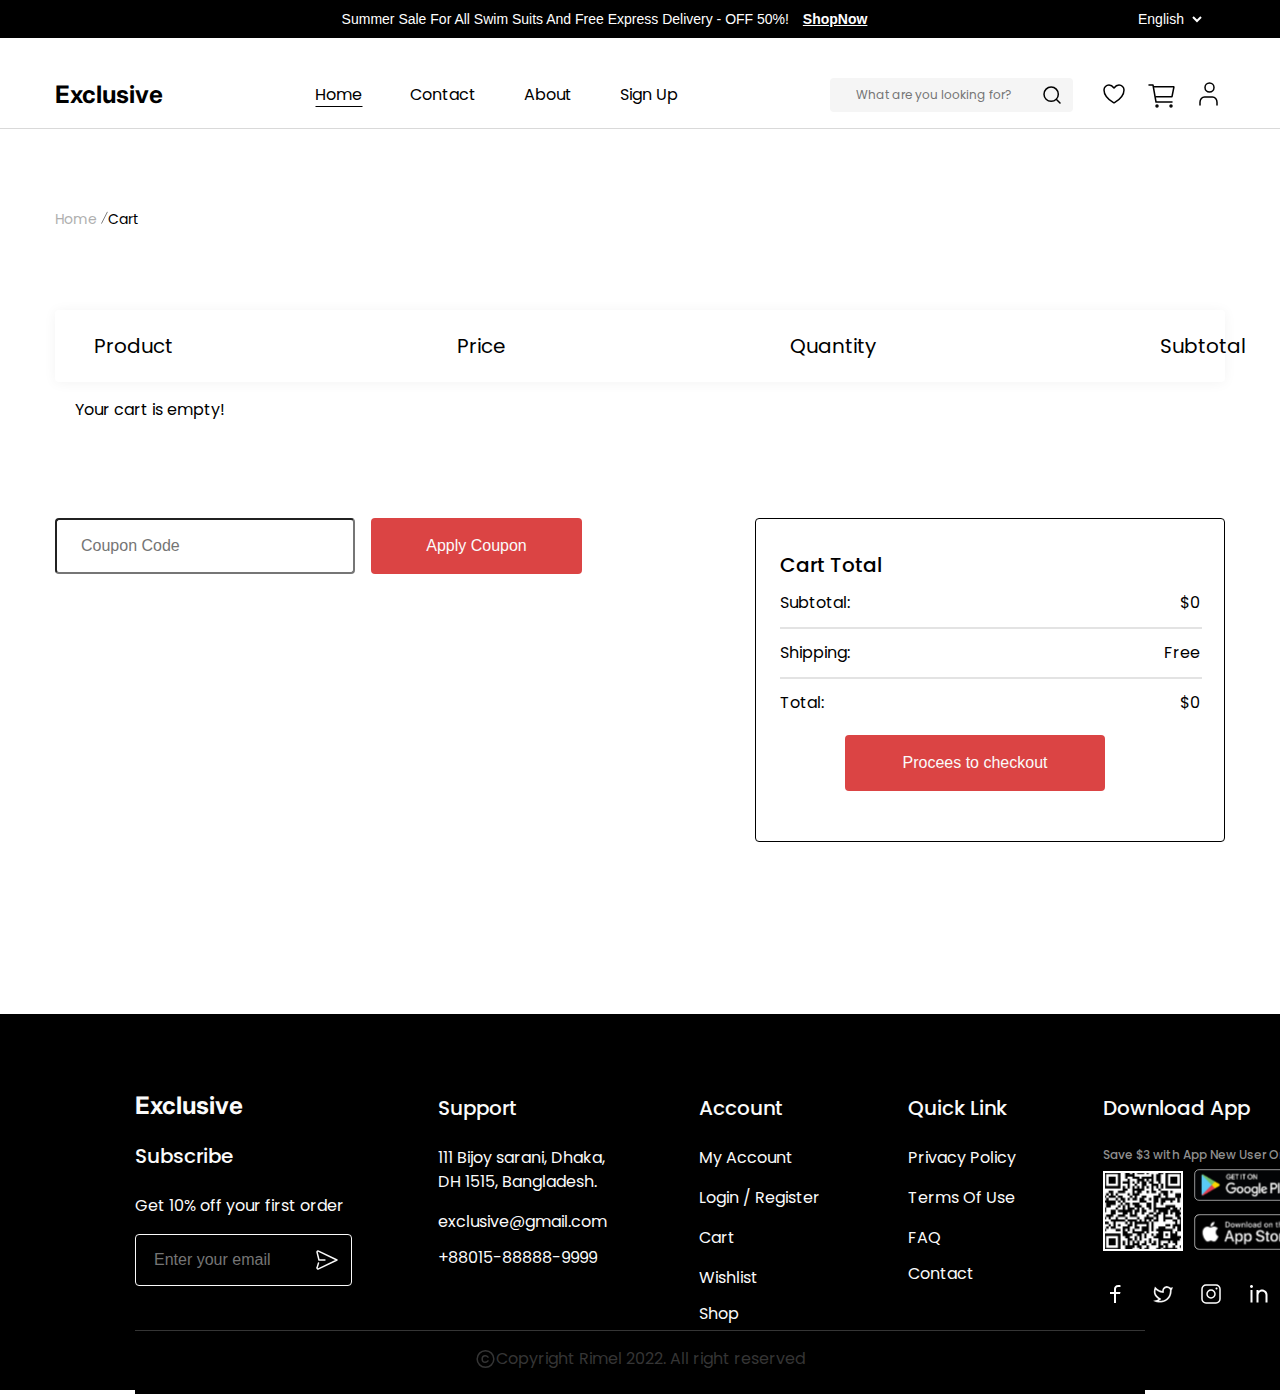
<file: cart-page.html>
<!DOCTYPE html>
<html lang="en">

<head>
    <meta charset="UTF-8">
    <meta name="viewport" content="width=device-width, initial-scale=1.0">
    <title>Cart</title>
    <link rel="stylesheet" href="style.css">
    <link rel="preconnect" href="https://fonts.googleapis.com">
    <link rel="preconnect" href="https://fonts.gstatic.com" crossorigin>
    <link
        href="https://fonts.googleapis.com/css2?family=Inter:ital,opsz,wght@0,14..32,100..900;1,14..32,100..900&display=swap"
        rel="stylesheet">
    <link rel="preconnect" href="https://fonts.googleapis.com">
    <link rel="preconnect" href="https://fonts.gstatic.com" crossorigin>
    <link
        href="https://fonts.googleapis.com/css2?family=Inter:ital,opsz,wght@0,14..32,100..900;1,14..32,100..900&family=Poppins:ital,wght@0,100;0,200;0,300;0,400;0,500;0,600;0,700;0,800;0,900;1,100;1,200;1,300;1,400;1,500;1,600;1,700;1,800;1,900&display=swap"
        rel="stylesheet">
</head>

<body>

    <!-- Header  -->
     
   <header class="header">
        <div class="banner__inner">
        <div class="container">
            <div class="banner">
                <p class="banner__text">
                    Summer Sale For All Swim Suits And Free Express Delivery - OFF 50%!
                    <a name="top" href="#" class="banner__link">ShopNow</a>
                </p>
                <div class="language__selector">
                    <select class="language__selector select">
                        <option value="en">English</option>
                        <option value="uz">Uzbek</option>
                        <option value="ru">Russian</option>
                    </select>
                </div>
            </div>
        </div>
        </div>

    

    <!-- Navbar section -->

    <div class="navbar-section">
        <div class="container">
            <div class="navbar_in">
                <div class="logo">
                    <p class="logo__text">Exclusive</p>
                </div>
                <nav class="navbar">
                    <ul class="menu">
                        <li class="menu_li active"><a href="./index.html" class="menu_a">Home</a></li>
                        <li class="menu_li"><a href="#" class="menu_a">Contact</a></li>
                        <li class="menu_li"><a href="./about.html" class="menu_a">About</a></li>
                        <li class="menu_li"><a href="./sign-up.html" class="menu_a">Sign Up</a></li>
                    </ul>

                </nav>

                <div class="navbar_component ">
                    <div class="search">
                        <input type="text" class="search__input " placeholder="What are you looking for?">
                        <img class="search__button" src="./assets/icons/search.svg" alt="search">
                    </div>

                    <div class="navbar_component-icons">
                        <button><a href="./wishlist-page.html"><img src="./assets/icons/saved.svg"
                                    alt="saved"></a></button>
                        <button><a href="./cart-page.html"><img style="margin-left: -5px;" src="./assets/icons/cart.svg"
                                    alt="cart"></a></button>

                        <!-- Modal section  -->
                        <div class="modal container">
                            <input type="checkbox" id="user-toggle">
                            <label for="user-toggle" class="user-icon">
                                <svg width="32" height="32" viewBox="0 0 32 32" fill="none"
                                    xmlns="http://www.w3.org/2000/svg">
                                    <path
                                        d="M24 27V24.3333C24 22.9188 23.5224 21.5623 22.6722 20.5621C21.8221 19.5619 20.669 19 19.4667 19H11.5333C10.331 19 9.17795 19.5619 8.32778 20.5621C7.47762 21.5623 7 22.9188 7 24.3333V27"
                                        stroke="black" stroke-width="1.5" stroke-linecap="round"
                                        stroke-linejoin="round" />
                                    <path
                                        d="M16.5 14C18.9853 14 21 11.9853 21 9.5C21 7.01472 18.9853 5 16.5 5C14.0147 5 12 7.01472 12 9.5C12 11.9853 14.0147 14 16.5 14Z"
                                        stroke="black" stroke-width="1.5" stroke-linecap="round"
                                        stroke-linejoin="round" />
                                </svg>

                            </label>

                            <div class="user-modal">
                                <div class="user-item">
                                    <img src="./assets/icons/white-user.svg" alt="white-user"><a href="./account.html">Manage My Account</a>
                                </div>

                                <div class="user-item">
                                    <img src="./assets/icons/icon-mallbag.svg" alt="icon-mallbag">My Order
                                </div>

                                <div class="user-item">
                                    <img src="./assets/icons/icon-cancel.svg" alt="icon-cancel">My Cancellations
                                </div>

                                <div class="user-item">
                                    <img src="./assets/icons/Icon-Reviews.svg" alt="Icon-Reviews">My Reviews
                                </div>

                                <div class="user-item">
                                    <img src="./assets/icons/Icon-logout.svg" alt="Icon-logout">Logout
                                </div>
                            </div>

                        </div>




                    </div>
                </div>

            </div>
        </div>
    </div>
    </div>
    </div>
    
    </header>

    <!-- Cart section  -->
     <div class="cartpage-inner container">
        <h2 class="cart-home">Home <img src="./assets/icons/line.svg" alt="line"><span>Cart</span></h2>

        <div class="cartpage">
            <div class="cartpage__item">
                <p>Product</p>
                <p>Price</p>
                <p>Quantity</p>
                <p>Subtotal</p>
            </div>

           

            <div class="cartpage__buttons">
                <button class="return-shop-button">Return To Shop</button>
                <button class="update-cart-button">Update Cart</button>
            </div>
        </div>

     </div>

     <!-- Coupon section  -->

      <div class="coupon-inner container">
        <div class="coupon">
            <div class="coupon-area">
                <input type="text" placeholder="Coupon Code">
                <button class="coupon__btn">Apply Coupon</button>
            </div>

            <div class="checkout">
                <h2>Cart Total</h2>
                <div class="cart-total">
                    <p class="cart-subtotal">Subtotal:</p>
                    <p>$1750</p>
                </div>

                <hr>
                <div class="cart-total">
                    <p class="cart-shipping">Shipping:</p>
                    <p>Free</p>
                </div>

                <hr>
                <div class="cart-total">
                    <p class="cart__total">Total: </p>
                    <p>$1750</p>
                </div>

                <button class="checkout__btn"><a href="#">Procees to checkout</a></button>
            </div>
        </div>

      </div>


     


     <!-- Footer -->
        <footer>
            <div class="footer-inner container">
                <div class="footer__section">
                    <div class="footer_tag">
                        <h3 class="footer__logo">Exclusive</h3>
                        <p class="form__title">Subscribe</p>
                        <p class="footer__text">Get 10% off your first order</p>
                        <div class="form__input">
                            <input type="text" placeholder="Enter your email">
                            <img src="./assets/icons/icon-send (1).svg" alt="icon-send">
                        </div>
                    </div>

                    <div class="footer__content-section">
                        <h3 class="footer__content-section-title">Support</h3>
                        <p class="footer__content-links"><a href="#">111 Bijoy sarani, Dhaka, DH 1515, Bangladesh.</a>
                        </p>
                        <p class="footer__content-links"><a href="#">exclusive@gmail.com</a></p>
                        <p class="footer__content-section-text"><a href="#">+88015-88888-9999</a></p>
                    </div>

                    <div class="footer__content-section-2">
                        <h3 class="footer__content-section-title">Account</h3>
                        <p class="footer__content-links"><a href="#">My Account</a></p>
                        <p class="footer__content-links"><a href="#">Login / Register</a></p>
                        <p class="footer__content-links"><a href="#">Cart</a></p>
                        <p class="footer__content-links"><a href="#">Wishlist</a></p>
                        <p class="footer__content-section-text"><a href="#">Shop</a></p>
                    </div>

                    <div class="footer__content-section-3">
                        <h3 class="footer__content-section-title">Quick Link</h3>
                        <p class="footer__content-links"><a href="#">Privacy Policy</a></p>
                        <p class="footer__content-links"><a href="#">Terms Of Use</a></p>
                        <p class="footer__content-links"><a href="#">FAQ</a></p>
                        <p class="footer__content-section-text"><a href="#">Contact</a></p>
                    </div>

                    <div class="app-download-container">
                        <h3 class="footer__content-section-title">Download App</h3>
                        <p class="app-title">Save $3 with App New User Only</p>
                        <div class="app-description">
                            <img src="./assets/icons/qr-code.svg" alt="qr-code">
                            <div class="apps">
                                <button class="store-button"><img src="./assets/icons/google-play.svg"
                                        alt="google-play"></button>
                                <button class="store-button"><img src="./assets/icons/download-appstore (1).svg"
                                        alt="download-appstore"></button>
                            </div>
                        </div>
                        <div class="social-icons">
                            <span><img src="./assets/icons/facebook-icon.svg" alt="facebook-icon"></span>
                            <span><img src="./assets/icons/twitter.svg" alt="twitter"></span>
                            <span><img src="./assets/icons/icon-instagram (1).svg" alt="icon-instagram"></span>
                            <span><img src="./assets/icons/icon-linkidin.svg" alt="icon-linkidin"></span>
                        </div>
                    </div>
                </div>


            </div>

            <div class="footer-line">
                <p class="copyright"> <svg width="21" height="20" viewBox="0 0 21 20" fill="none"
                        xmlns="http://www.w3.org/2000/svg">
                        <path
                            d="M10.5 18.3332C15.1024 18.3332 18.8334 14.6022 18.8334 9.99984C18.8334 5.39746 15.1024 1.6665 10.5 1.6665C5.89765 1.6665 2.16669 5.39746 2.16669 9.99984C2.16669 14.6022 5.89765 18.3332 10.5 18.3332Z"
                            stroke="white" stroke-width="1.5" stroke-linecap="round" stroke-linejoin="round" />
                        <path
                            d="M13 8.14799C13 8.14799 11.9706 6.6665 10.2549 6.6665C8.53924 6.6665 7.16669 8.14799 7.16669 9.99984C7.16669 11.8517 8.53924 13.3332 10.2549 13.3332C11.9706 13.3332 13 11.8517 13 11.8517"
                            stroke="white" stroke-width="1.5" stroke-linecap="round" stroke-linejoin="round" />
                    </svg>

                    Copyright Rimel 2022. All right reserved</p>
            </div>

        </footer>

 <script src="./script.js"></script>
</body>

</html>
</file>
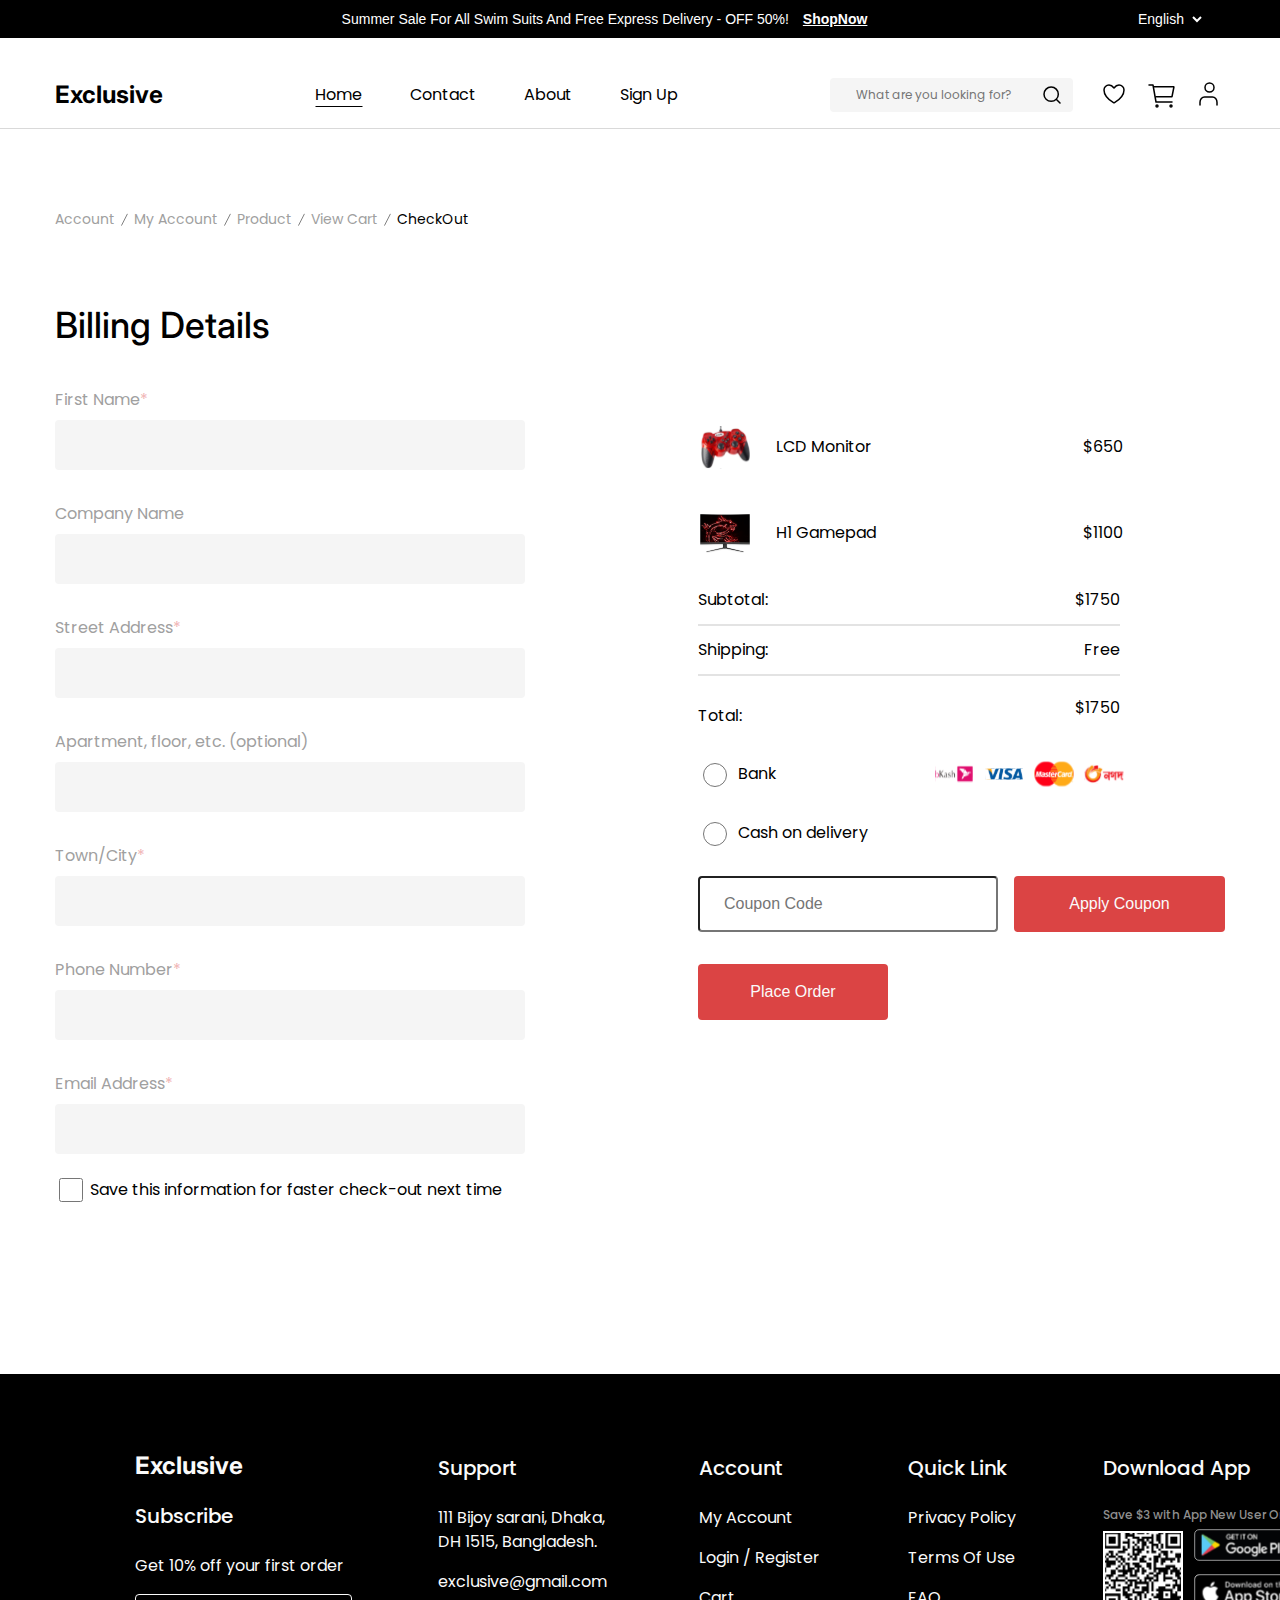
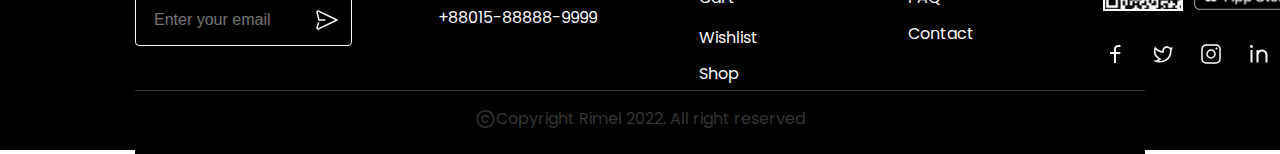
<file: checkout-page.html>
<!DOCTYPE html>
<html lang="en">

<head>
    <meta charset="UTF-8">
    <meta name="viewport" content="width=device-width, initial-scale=1.0">
    <title>Checkout Page</title>
    <link rel="stylesheet" href="style.css">
    <link rel="preconnect" href="https://fonts.googleapis.com">
    <link rel="preconnect" href="https://fonts.gstatic.com" crossorigin>
    <link
        href="https://fonts.googleapis.com/css2?family=Inter:ital,opsz,wght@0,14..32,100..900;1,14..32,100..900&display=swap"
        rel="stylesheet">
    <link rel="preconnect" href="https://fonts.googleapis.com">
    <link rel="preconnect" href="https://fonts.gstatic.com" crossorigin>
    <link
        href="https://fonts.googleapis.com/css2?family=Inter:ital,opsz,wght@0,14..32,100..900;1,14..32,100..900&family=Poppins:ital,wght@0,100;0,200;0,300;0,400;0,500;0,600;0,700;0,800;0,900;1,100;1,200;1,300;1,400;1,500;1,600;1,700;1,800;1,900&display=swap"
        rel="stylesheet">
</head>

<body>
     <!-- Header  -->
     
   <header class="header">
        <div class="banner__inner">
        <div class="container">
            <div class="banner">
                <p class="banner__text">
                    Summer Sale For All Swim Suits And Free Express Delivery - OFF 50%!
                    <a name="top" href="#" class="banner__link">ShopNow</a>
                </p>
                <div class="language__selector">
                    <select class="language__selector select">
                        <option value="en">English</option>
                        <option value="uz">Uzbek</option>
                        <option value="ru">Russian</option>
                    </select>
                </div>
            </div>
        </div>
        </div>

    

    <!-- Navbar section -->

    <div class="navbar-section">
        <div class="container">
            <div class="navbar_in">
                <div class="logo">
                    <p class="logo__text">Exclusive</p>
                </div>
                <nav class="navbar">
                    <ul class="menu">
                        <li class="menu_li active"><a href="./index.html" class="menu_a">Home</a></li>
                        <li class="menu_li"><a href="#" class="menu_a">Contact</a></li>
                        <li class="menu_li"><a href="./about.html" class="menu_a">About</a></li>
                        <li class="menu_li"><a href="./sign-up.html" class="menu_a">Sign Up</a></li>
                    </ul>

                </nav>

                <div class="navbar_component ">
                    <div class="search">
                        <input type="text" class="search__input " placeholder="What are you looking for?">
                        <img class="search__button" src="./assets/icons/search.svg" alt="search">
                    </div>

                    <div class="navbar_component-icons">
                        <button><a href="./wishlist-page.html"><img src="./assets/icons/saved.svg"
                                    alt="saved"></a></button>
                        <button><a href="./cart-page.html"><img style="margin-left: -5px;" src="./assets/icons/cart.svg"
                                    alt="cart"></a></button>

                        <!-- Modal section  -->
                        <div class="modal container">
                            <input type="checkbox" id="user-toggle">
                            <label for="user-toggle" class="user-icon">
                                <svg width="32" height="32" viewBox="0 0 32 32" fill="none"
                                    xmlns="http://www.w3.org/2000/svg">
                                    <path
                                        d="M24 27V24.3333C24 22.9188 23.5224 21.5623 22.6722 20.5621C21.8221 19.5619 20.669 19 19.4667 19H11.5333C10.331 19 9.17795 19.5619 8.32778 20.5621C7.47762 21.5623 7 22.9188 7 24.3333V27"
                                        stroke="black" stroke-width="1.5" stroke-linecap="round"
                                        stroke-linejoin="round" />
                                    <path
                                        d="M16.5 14C18.9853 14 21 11.9853 21 9.5C21 7.01472 18.9853 5 16.5 5C14.0147 5 12 7.01472 12 9.5C12 11.9853 14.0147 14 16.5 14Z"
                                        stroke="black" stroke-width="1.5" stroke-linecap="round"
                                        stroke-linejoin="round" />
                                </svg>

                            </label>

                            <div class="user-modal">
                                <div class="user-item">
                                    <img src="./assets/icons/white-user.svg" alt="white-user"><a href="./account.html">Manage My Account</a>
                                </div>

                                <div class="user-item">
                                    <img src="./assets/icons/icon-mallbag.svg" alt="icon-mallbag">My Order
                                </div>

                                <div class="user-item">
                                    <img src="./assets/icons/icon-cancel.svg" alt="icon-cancel">My Cancellations
                                </div>

                                <div class="user-item">
                                    <img src="./assets/icons/Icon-Reviews.svg" alt="Icon-Reviews">My Reviews
                                </div>

                                <div class="user-item">
                                    <img src="./assets/icons/Icon-logout.svg" alt="Icon-logout">Logout
                                </div>
                            </div>

                        </div>




                    </div>
                </div>

            </div>
        </div>
    </div>
    </div>
    </div>
    
    </header>


<main>
        <!-- Checkout Page  -->

        <div class="checkout-inner container">
            <div class="breadcrumb">
                <ul class="breadcrumb__list">
                    <li class="breadcrumb__item"><a href="#" class="breadcrumb__link">Account <img
                                src="./assets/icons/line.svg" alt="line"></a></li>
                    <li class="breadcrumb__item"><a href="#" class="breadcrumb__link">My Account <img
                                src="./assets/icons/line.svg" alt="line"></a></li>
                    <li class="breadcrumb__item"><a href="#" class="breadcrumb__link">Product<img
                                src="./assets/icons/line.svg" alt="line"></a></li>
                    <li class="breadcrumb__item"><a href="#" class="breadcrumb__link">View Cart <img
                                src="./assets/icons/line.svg" alt="line"></a></li>
                    <li class="breadcrumb__item"><a href="#" class="breadcrumb__link current__page">CheckOut</a></li>
                </ul>
            </div>

        </div>

        <!-- Billing section  -->
        <div class="billing-inner container">
            <h1 class="billing-title">Billing Details</h1>
            <div class="billing">
                <div class="billing__form">
                    <form class="form">
                        <label class="billing__label" for="fname">First Name<span>*</span></label><br>
                        <input class="billing__input" type="text" id="fname"><br>

                        <label class="billing__label" for="companyname">Company Name</label><br>
                        <input class="billing__input" type="text" id="companyname"><br>

                        <label class="billing__label" for="address">Street Address<span>*</span></label><br>
                        <input class="billing__input" type="text" id="address"><br>

                        <label class="billing__label" for="apartment">Apartment, floor, etc. (optional)</label><br>
                        <input class="billing__input" type="text" id="apartment"><br>

                        <label class="billing__label" for="town">Town/City<span>*</span></label><br>
                        <input class="billing__input" type="text" id="town"><br>

                        <label class="billing__label" for="pnumber">Phone Number<span>*</span></label><br>
                        <input class="billing__input" type="text" id="pnumber"><br>

                        <label class="billing__label" for="email">Email Address<span>*</span></label><br>
                        <input class="billing__input" type="email" id="email"><br>

                    </form>

                    <div class="billing__checkbox">
                        <input type="checkbox" id="vehicle">
                        <label for="vehicle">Save this information for faster check-out next time</label><br>
                    </div>
                </div>

                <!-- Summary section  -->
                <!-- Rozmatov Sardor  -->
                <div class="summary">
                    <div class="summary__product-info">
                        <img src="./assets/icons/small-havit.svg" alt="small-havit">
                        <div class="summary_title">
                            <p>LCD Monitor</p>
                            <p>$650</p>
                        </div>
                    </div>

                    <div class="summary__product-info">
                        <img src="./assets/icons/small-monitor.svg" alt="small-monitor">
                        <div class="summary_title">
                            <p>H1 Gamepad</p>
                            <p>$1100</p>
                        </div>
                    </div>

                    <div class="summary-cash">
                        <div class="summary_prices">
                            <p class="subtotal">Subtotal:</p>
                            <p>$1750</p>
                        </div>

                        <hr>

                        <div class="summary_prices">
                            <p class="cart-shipping">Shipping:</p>
                            <p>Free</p>
                        </div>

                        <hr>

                        <div class="summary_prices">
                            <p class="cart-total">Total:</p>
                            <p>$1750</p>
                        </div>
                    </div>

                    <div class="payment-method">
                        <div class="pay-card">
                            <div class="pay-top">
                                <input type="radio" >
                                <p>Bank</p>
                            </div>

                            <div class="pay-top">
                                <input type="radio">
                                <p>Cash on delivery</p>
                            </div>


                        </div>

                        <div class="bank-card">
                            <img src="./assets/icons/Bkash.svg" alt="Bkash">
                            <img src="./assets/icons/Visa.svg" alt="Visa">
                            <img src="./assets/icons/Mastercard.svg" alt="Mastercard">
                            <img src="./assets/icons/Nagad.svg" alt="Nagad">
                        </div>
                    </div>

                    <div class="summary__btns">
                        <input type="text" class="summary__coupon-input" placeholder="Coupon Code">
                        <button class="apply-coupon-btn">Apply Coupon</button>
                    </div>
                    <button class="summary__btn">Place Order</button>


                </div>



            </div>

        </div>

    </main>


    <!-- Footer -->
    <footer>
        <div class="footer-inner container">
            <div class="footer__section">
                <div class="footer_tag">
                    <h3 class="footer__logo">Exclusive</h3>
                    <p class="form__title">Subscribe</p>
                    <p class="footer__text">Get 10% off your first order</p>
                    <div class="form__input">
                        <input type="text" placeholder="Enter your email">
                        <img src="./assets/icons/icon-send (1).svg" alt="icon-send">
                    </div>
                </div>

                <div class="footer__content-section">
                    <h3 class="footer__content-section-title">Support</h3>
                    <p class="footer__content-links"><a href="#">111 Bijoy sarani, Dhaka, DH 1515, Bangladesh.</a>
                    </p>
                    <p class="footer__content-links"><a href="#">exclusive@gmail.com</a></p>
                    <p class="footer__content-section-text"><a href="#">+88015-88888-9999</a></p>
                </div>

                <div class="footer__content-section-2">
                    <h3 class="footer__content-section-title">Account</h3>
                    <p class="footer__content-links"><a href="#">My Account</a></p>
                    <p class="footer__content-links"><a href="#">Login / Register</a></p>
                    <p class="footer__content-links"><a href="#">Cart</a></p>
                    <p class="footer__content-links"><a href="#">Wishlist</a></p>
                    <p class="footer__content-section-text"><a href="#">Shop</a></p>
                </div>

                <div class="footer__content-section-3">
                    <h3 class="footer__content-section-title">Quick Link</h3>
                    <p class="footer__content-links"><a href="#">Privacy Policy</a></p>
                    <p class="footer__content-links"><a href="#">Terms Of Use</a></p>
                    <p class="footer__content-links"><a href="#">FAQ</a></p>
                    <p class="footer__content-section-text"><a href="#">Contact</a></p>
                </div>

                <div class="app-download-container">
                    <h3 class="footer__content-section-title">Download App</h3>
                    <p class="app-title">Save $3 with App New User Only</p>
                    <div class="app-description">
                        <img src="./assets/icons/qr-code.svg" alt="qr-code">
                        <div class="apps">
                            <button class="store-button"><img src="./assets/icons/google-play.svg"
                                    alt="google-play"></button>
                            <button class="store-button"><img src="./assets/icons/download-appstore (1).svg"
                                    alt="download-appstore"></button>
                        </div>
                    </div>
                    <div class="social-icons">
                        <span><img src="./assets/icons/facebook-icon.svg" alt="facebook-icon"></span>
                        <span><img src="./assets/icons/twitter.svg" alt="twitter"></span>
                        <span><img src="./assets/icons/icon-instagram (1).svg" alt="icon-instagram"></span>
                        <span><img src="./assets/icons/icon-linkidin.svg" alt="icon-linkidin"></span>
                    </div>
                </div>
            </div>


        </div>

        <div class="footer-line">
            <p class="copyright"> <svg width="21" height="20" viewBox="0 0 21 20" fill="none"
                    xmlns="http://www.w3.org/2000/svg">
                    <path
                        d="M10.5 18.3332C15.1024 18.3332 18.8334 14.6022 18.8334 9.99984C18.8334 5.39746 15.1024 1.6665 10.5 1.6665C5.89765 1.6665 2.16669 5.39746 2.16669 9.99984C2.16669 14.6022 5.89765 18.3332 10.5 18.3332Z"
                        stroke="white" stroke-width="1.5" stroke-linecap="round" stroke-linejoin="round" />
                    <path
                        d="M13 8.14799C13 8.14799 11.9706 6.6665 10.2549 6.6665C8.53924 6.6665 7.16669 8.14799 7.16669 9.99984C7.16669 11.8517 8.53924 13.3332 10.2549 13.3332C11.9706 13.3332 13 11.8517 13 11.8517"
                        stroke="white" stroke-width="1.5" stroke-linecap="round" stroke-linejoin="round" />
                </svg>

                Copyright Rimel 2022. All right reserved</p>
        </div>

    </footer>






</body>

</html>
</file>
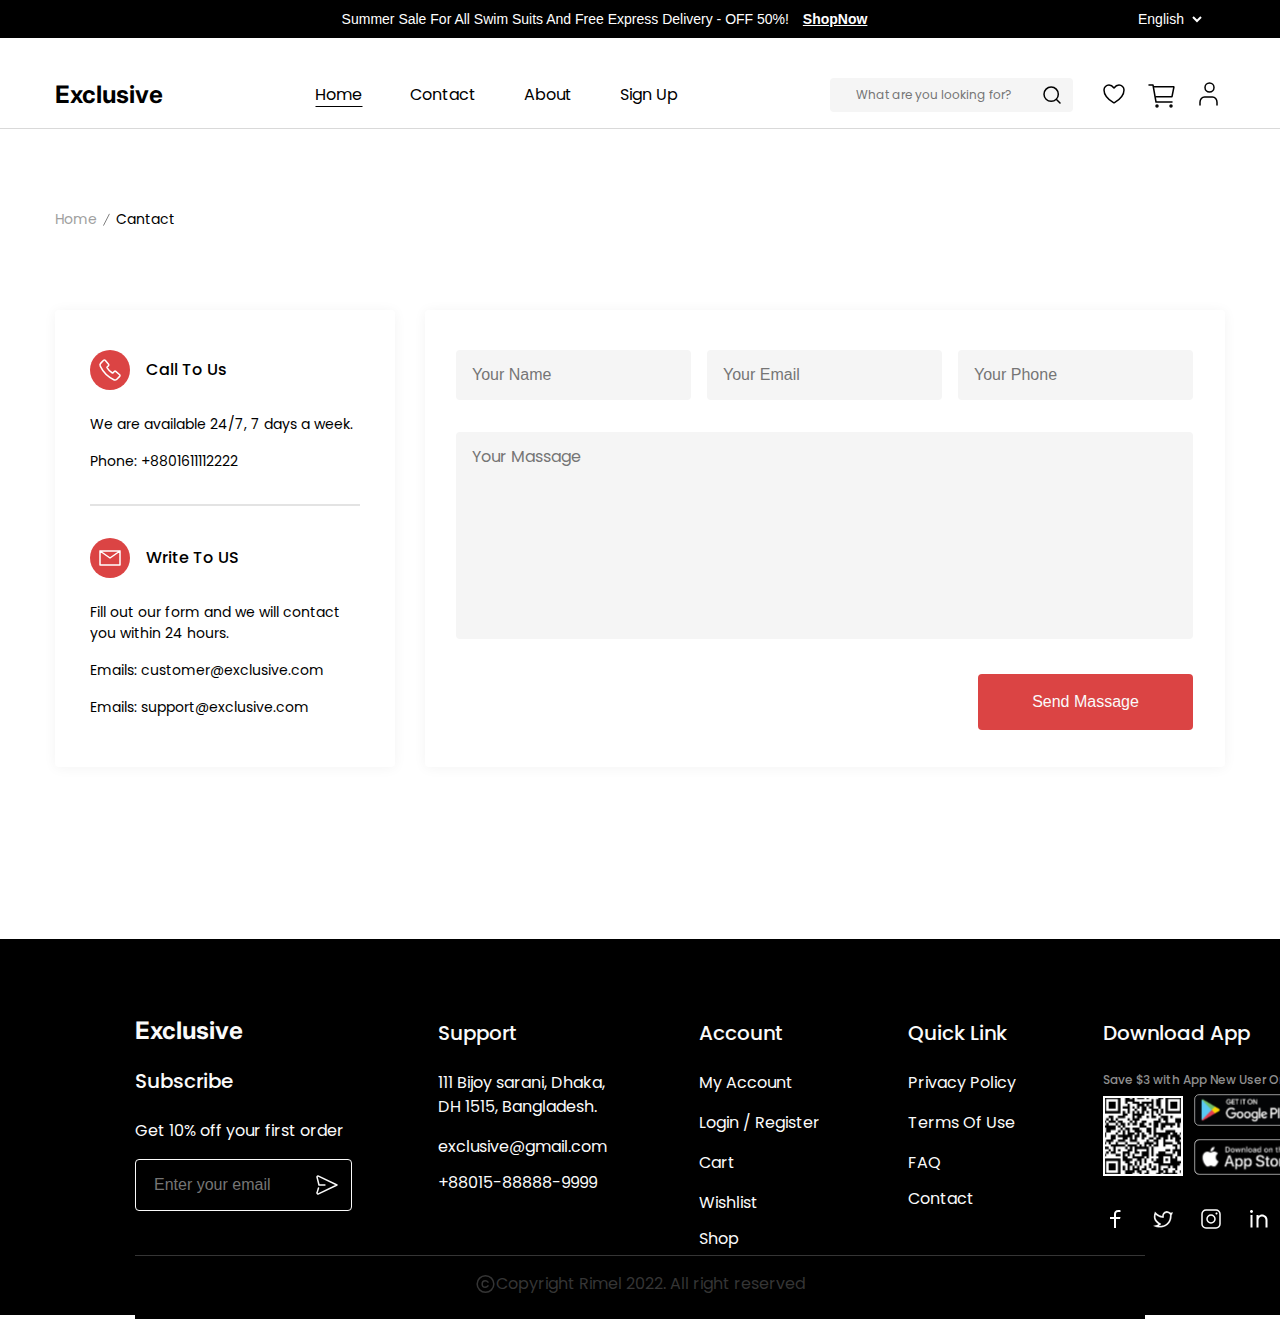
<file: contact.html>
<!DOCTYPE html>
<html lang="en">
<head>
    <meta charset="UTF-8">
    <meta name="viewport" content="width=device-width, initial-scale=1.0">
    <title>Contact</title>
    <link rel="stylesheet" href="style.css">
    <link rel="preconnect" href="https://fonts.googleapis.com">
    <link rel="preconnect" href="https://fonts.gstatic.com" crossorigin>
    <link
        href="https://fonts.googleapis.com/css2?family=Inter:ital,opsz,wght@0,14..32,100..900;1,14..32,100..900&display=swap"
        rel="stylesheet">
    <link rel="preconnect" href="https://fonts.googleapis.com">
    <link rel="preconnect" href="https://fonts.gstatic.com" crossorigin>
    <link
        href="https://fonts.googleapis.com/css2?family=Inter:ital,opsz,wght@0,14..32,100..900;1,14..32,100..900&family=Poppins:ital,wght@0,100;0,200;0,300;0,400;0,500;0,600;0,700;0,800;0,900;1,100;1,200;1,300;1,400;1,500;1,600;1,700;1,800;1,900&display=swap"
        rel="stylesheet">
</head>
<body>
    <header class="header">
        <div class="banner__inner">
        <div class="container">
            <div class="banner">
                <p class="banner__text">
                    Summer Sale For All Swim Suits And Free Express Delivery - OFF 50%!
                    <a name="top" href="#" class="banner__link">ShopNow</a>
                </p>
                <div class="language__selector">
                    <select class="language__selector select">
                        <option value="en">English</option>
                        <option value="uz">Uzbek</option>
                        <option value="ru">Russian</option>
                    </select>
                </div>
            </div>
        </div>
        </div>

    

    <!-- Navbar section -->

    <div class="navbar-section">
        <div class="container">
            <div class="navbar_in">
                <div class="logo">
                    <p class="logo__text">Exclusive</p>
                </div>
                <nav class="navbar">
                    <ul class="menu">
                        <li class="menu_li active"><a href="./index.html" class="menu_a">Home</a></li>
                        <li class="menu_li"><a href="#" class="menu_a">Contact</a></li>
                        <li class="menu_li"><a href="./about.html" class="menu_a">About</a></li>
                        <li class="menu_li"><a href="./sign-up.html" class="menu_a">Sign Up</a></li>
                    </ul>

                </nav>

                <div class="navbar_component ">
                    <div class="search">
                        <input type="text" class="search__input " placeholder="What are you looking for?">
                        <img class="search__button" src="./assets/icons/search.svg" alt="search">
                    </div>

                    <div class="navbar_component-icons">
                        <button><a href="./wishlist-page.html"><img src="./assets/icons/saved.svg"
                                    alt="saved"></a></button>
                        <button><a href="./cart-page.html"><img style="margin-left: -5px;" src="./assets/icons/cart.svg"
                                    alt="cart"></a></button>

                        <!-- Modal section  -->
                        <div class="modal container">
                            <input type="checkbox" id="user-toggle">
                            <label for="user-toggle" class="user-icon">
                                <svg width="32" height="32" viewBox="0 0 32 32" fill="none"
                                    xmlns="http://www.w3.org/2000/svg">
                                    <path
                                        d="M24 27V24.3333C24 22.9188 23.5224 21.5623 22.6722 20.5621C21.8221 19.5619 20.669 19 19.4667 19H11.5333C10.331 19 9.17795 19.5619 8.32778 20.5621C7.47762 21.5623 7 22.9188 7 24.3333V27"
                                        stroke="black" stroke-width="1.5" stroke-linecap="round"
                                        stroke-linejoin="round" />
                                    <path
                                        d="M16.5 14C18.9853 14 21 11.9853 21 9.5C21 7.01472 18.9853 5 16.5 5C14.0147 5 12 7.01472 12 9.5C12 11.9853 14.0147 14 16.5 14Z"
                                        stroke="black" stroke-width="1.5" stroke-linecap="round"
                                        stroke-linejoin="round" />
                                </svg>

                            </label>

                            <div class="user-modal">
                                <div class="user-item">
                                    <img src="./assets/icons/white-user.svg" alt="white-user"><a href="./account.html">Manage My Account</a>
                                </div>

                                <div class="user-item">
                                    <img src="./assets/icons/icon-mallbag.svg" alt="icon-mallbag">My Order
                                </div>

                                <div class="user-item">
                                    <img src="./assets/icons/icon-cancel.svg" alt="icon-cancel">My Cancellations
                                </div>

                                <div class="user-item">
                                    <img src="./assets/icons/Icon-Reviews.svg" alt="Icon-Reviews">My Reviews
                                </div>

                                <div class="user-item">
                                    <img src="./assets/icons/Icon-logout.svg" alt="Icon-logout">Logout
                                </div>
                            </div>

                        </div>




                    </div>
                </div>

            </div>
        </div>
    </div>
    </div>
    </div>
    
    </header>

    <main>
        <!-- Contact section  -->
         <!-- Rozmatov Sardor  -->

         <div class="contact-inner container">
             <div class="breadcrumb">
                <ul class="breadcrumb__list">
                    <li class="breadcrumb__item"><a href="#" class="breadcrumb__link">Home <img
                                src="./assets/icons/line.svg" alt="line"></a></li>
                    <li class="breadcrumb__item"><a href="#" class="breadcrumb__link current__page">Cantact</a></li>
                </ul>
            </div>

            <div class="contact">
                <div class="contact__item">
                    <div class="contact__icon">
                        <img src="./assets/icons/icons-phone.svg" alt="icons-phone">
                        <p>Call To Us</p>
                    </div>
                    <p class="contact__details">We are available 24/7, 7 days a week.</p>
                    <p class="contact__details">Phone: +8801611112222</p>

                    <hr>

                    <div class="contact__iten">
                    <div class="contact__icon">
                        <img src="./assets/icons/icons-mail.svg" alt="icons-mail">
                        <p>Write To US</p>
                    </div>
                    <p class="contact__details">Fill out our form and we will contact you within 24 hours.</p>
                    <p class="contact__details">Emails: customer@exclusive.com</p>
                    <p class="contact__details">Emails: support@exclusive.com</p>


                </div>

            </div>

            <!-- Contact form  -->
            <!-- Rozmatov Sardor  -->
             <div class="contact-form">
                <div class="contact-input">
                    <input type="text" class="contact-form-input" placeholder="Your Name">
                    <input type="text" class="contact-form-input" placeholder="Your Email">
                    <input type="text" class="contact-form-input" placeholder="Your Phone">
                </div>
                <textarea class="message-textarea" placeholder="Your Massage"></textarea>

                <button class="send__btn">Send Massage</button>
             </div>

         </div>

    </main>

     <!-- Footer -->
    <footer>
        <div class="footer-inner container">
            <div class="footer__section">
                <div class="footer_tag">
                    <h3 class="footer__logo">Exclusive</h3>
                    <p class="form__title">Subscribe</p>
                    <p class="footer__text">Get 10% off your first order</p>
                    <div class="form__input">
                        <input type="text" placeholder="Enter your email">
                        <img src="./assets/icons/icon-send (1).svg" alt="icon-send">
                    </div>
                </div>

                <div class="footer__content-section">
                    <h3 class="footer__content-section-title">Support</h3>
                    <p class="footer__content-links"><a href="#">111 Bijoy sarani, Dhaka, DH 1515, Bangladesh.</a>
                    </p>
                    <p class="footer__content-links"><a href="#">exclusive@gmail.com</a></p>
                    <p class="footer__content-section-text"><a href="#">+88015-88888-9999</a></p>
                </div>

                <div class="footer__content-section-2">
                    <h3 class="footer__content-section-title">Account</h3>
                    <p class="footer__content-links"><a href="#">My Account</a></p>
                    <p class="footer__content-links"><a href="#">Login / Register</a></p>
                    <p class="footer__content-links"><a href="#">Cart</a></p>
                    <p class="footer__content-links"><a href="#">Wishlist</a></p>
                    <p class="footer__content-section-text"><a href="#">Shop</a></p>
                </div>

                <div class="footer__content-section-3">
                    <h3 class="footer__content-section-title">Quick Link</h3>
                    <p class="footer__content-links"><a href="#">Privacy Policy</a></p>
                    <p class="footer__content-links"><a href="#">Terms Of Use</a></p>
                    <p class="footer__content-links"><a href="#">FAQ</a></p>
                    <p class="footer__content-section-text"><a href="#">Contact</a></p>
                </div>

                <div class="app-download-container">
                    <h3 class="footer__content-section-title">Download App</h3>
                    <p class="app-title">Save $3 with App New User Only</p>
                    <div class="app-description">
                        <img src="./assets/icons/qr-code.svg" alt="qr-code">
                        <div class="apps">
                            <button class="store-button"><img src="./assets/icons/google-play.svg"
                                    alt="google-play"></button>
                            <button class="store-button"><img src="./assets/icons/download-appstore (1).svg"
                                    alt="download-appstore"></button>
                        </div>
                    </div>
                    <div class="social-icons">
                        <span><img src="./assets/icons/facebook-icon.svg" alt="facebook-icon"></span>
                        <span><img src="./assets/icons/twitter.svg" alt="twitter"></span>
                        <span><img src="./assets/icons/icon-instagram (1).svg" alt="icon-instagram"></span>
                        <span><img src="./assets/icons/icon-linkidin.svg" alt="icon-linkidin"></span>
                    </div>
                </div>
            </div>


        </div>

        <div class="footer-line">
            <p class="copyright"> <svg width="21" height="20" viewBox="0 0 21 20" fill="none"
                    xmlns="http://www.w3.org/2000/svg">
                    <path
                        d="M10.5 18.3332C15.1024 18.3332 18.8334 14.6022 18.8334 9.99984C18.8334 5.39746 15.1024 1.6665 10.5 1.6665C5.89765 1.6665 2.16669 5.39746 2.16669 9.99984C2.16669 14.6022 5.89765 18.3332 10.5 18.3332Z"
                        stroke="white" stroke-width="1.5" stroke-linecap="round" stroke-linejoin="round" />
                    <path
                        d="M13 8.14799C13 8.14799 11.9706 6.6665 10.2549 6.6665C8.53924 6.6665 7.16669 8.14799 7.16669 9.99984C7.16669 11.8517 8.53924 13.3332 10.2549 13.3332C11.9706 13.3332 13 11.8517 13 11.8517"
                        stroke="white" stroke-width="1.5" stroke-linecap="round" stroke-linejoin="round" />
                </svg>

                Copyright Rimel 2022. All right reserved</p>
        </div>

    </footer>
</body>
</html>
</file>
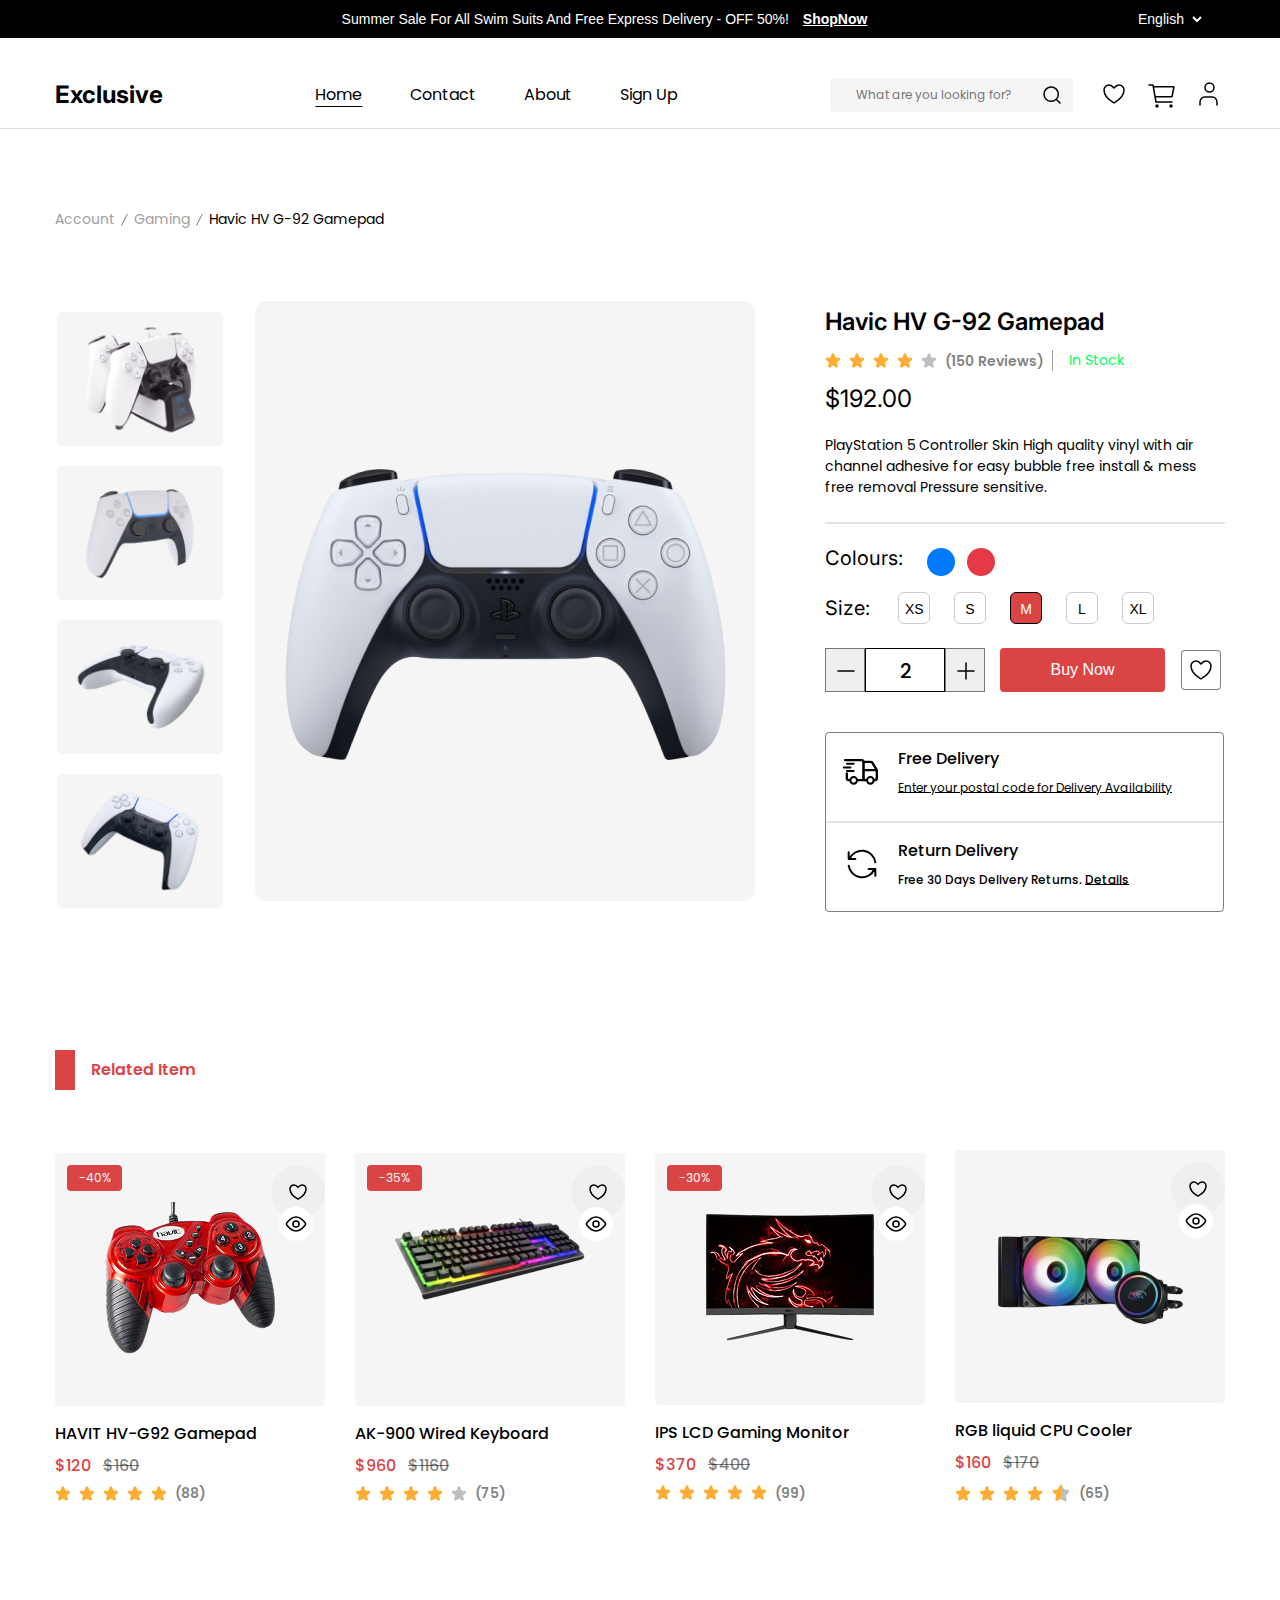
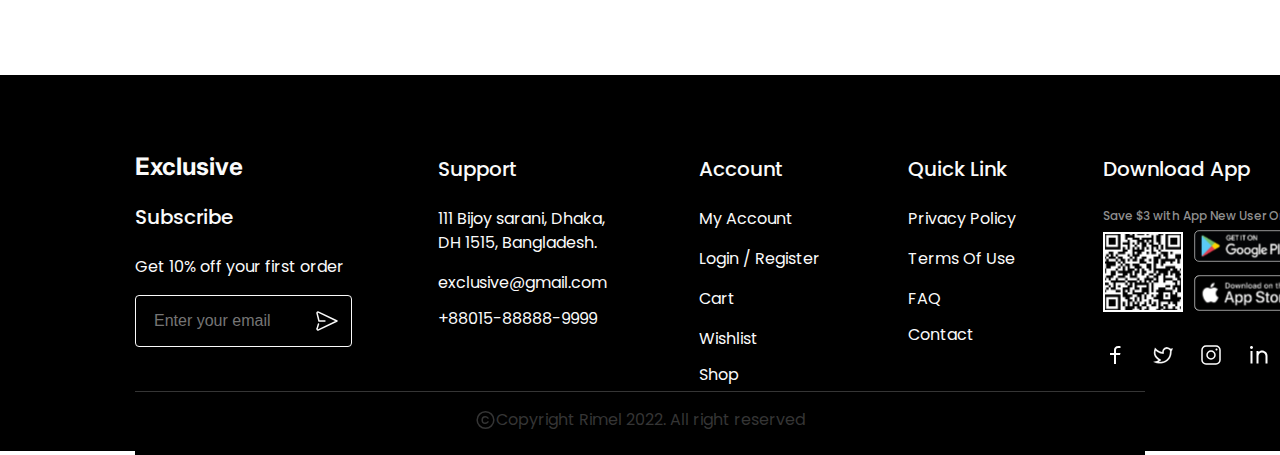
<file: details-page.html>
<!DOCTYPE html>
<html lang="en">

<head>
    <meta charset="UTF-8">
    <meta name="viewport" content="width=device-width, initial-scale=1.0">
    <title>Details Page</title>
    <link rel="stylesheet" href="style.css">
    <link rel="preconnect" href="https://fonts.googleapis.com">
    <link rel="preconnect" href="https://fonts.gstatic.com" crossorigin>
    <link
        href="https://fonts.googleapis.com/css2?family=Inter:ital,opsz,wght@0,14..32,100..900;1,14..32,100..900&display=swap"
        rel="stylesheet">
    <link rel="preconnect" href="https://fonts.googleapis.com">
    <link rel="preconnect" href="https://fonts.gstatic.com" crossorigin>
    <link
        href="https://fonts.googleapis.com/css2?family=Inter:ital,opsz,wght@0,14..32,100..900;1,14..32,100..900&family=Poppins:ital,wght@0,100;0,200;0,300;0,400;0,500;0,600;0,700;0,800;0,900;1,100;1,200;1,300;1,400;1,500;1,600;1,700;1,800;1,900&display=swap"
        rel="stylesheet">
</head>

<body>

    <!-- Header section  -->
    <header class="header">
        <div class="banner__inner">
            <div class="container">
                <div class="banner">
                    <p class="banner__text">
                        Summer Sale For All Swim Suits And Free Express Delivery - OFF 50%!
                        <a name="top" href="#" class="banner__link">ShopNow</a>
                    </p>
                    <div class="language__selector">
                        <select class="language__selector select">
                            <option value="en">English</option>
                            <option value="uz">Uzbek</option>
                            <option value="ru">Russian</option>
                        </select>
                    </div>
                </div>
            </div>
        </div>



        <!-- Navbar section -->

        <div class="navbar-section">
            <div class="container">
                <div class="navbar_in">
                    <div class="logo">
                        <p class="logo__text">Exclusive</p>
                    </div>
                    <nav class="navbar">
                        <ul class="menu">
                            <li class="menu_li active"><a href="./index.html" class="menu_a">Home</a></li>
                            <li class="menu_li"><a href="#" class="menu_a">Contact</a></li>
                            <li class="menu_li"><a href="./about.html" class="menu_a">About</a></li>
                            <li class="menu_li"><a href="./sign-up.html" class="menu_a">Sign Up</a></li>
                        </ul>

                    </nav>

                    <div class="navbar_component ">
                        <div class="search">
                            <input type="text" class="search__input " placeholder="What are you looking for?">
                            <img class="search__button" src="./assets/icons/search.svg" alt="search">
                        </div>

                        <div class="navbar_component-icons">
                            <button><a href="./wishlist-page.html"><img src="./assets/icons/saved.svg"
                                        alt="saved"></a></button>
                            <button><a href="./cart-page.html"><img style="margin-left: -5px;"
                                        src="./assets/icons/cart.svg" alt="cart"></a></button>

                            <!-- Modal section  -->
                            <div class="modal container">
                                <input type="checkbox" id="user-toggle">
                                <label for="user-toggle" class="user-icon">
                                    <svg width="32" height="32" viewBox="0 0 32 32" fill="none"
                                        xmlns="http://www.w3.org/2000/svg">
                                        <path
                                            d="M24 27V24.3333C24 22.9188 23.5224 21.5623 22.6722 20.5621C21.8221 19.5619 20.669 19 19.4667 19H11.5333C10.331 19 9.17795 19.5619 8.32778 20.5621C7.47762 21.5623 7 22.9188 7 24.3333V27"
                                            stroke="black" stroke-width="1.5" stroke-linecap="round"
                                            stroke-linejoin="round" />
                                        <path
                                            d="M16.5 14C18.9853 14 21 11.9853 21 9.5C21 7.01472 18.9853 5 16.5 5C14.0147 5 12 7.01472 12 9.5C12 11.9853 14.0147 14 16.5 14Z"
                                            stroke="black" stroke-width="1.5" stroke-linecap="round"
                                            stroke-linejoin="round" />
                                    </svg>

                                </label>

                                <div class="user-modal">
                                    <div class="user-item">
                                        <img src="./assets/icons/white-user.svg" alt="white-user"><a
                                            href="./account.html">Manage My Account</a>
                                    </div>

                                    <div class="user-item">
                                        <img src="./assets/icons/icon-mallbag.svg" alt="icon-mallbag">My Order
                                    </div>

                                    <div class="user-item">
                                        <img src="./assets/icons/icon-cancel.svg" alt="icon-cancel">My Cancellations
                                    </div>

                                    <div class="user-item">
                                        <img src="./assets/icons/Icon-Reviews.svg" alt="Icon-Reviews">My Reviews
                                    </div>

                                    <div class="user-item">
                                        <img src="./assets/icons/Icon-logout.svg" alt="Icon-logout">Logout
                                    </div>
                                </div>

                            </div>




                        </div>
                    </div>

                </div>
            </div>
        </div>
        </div>
        </div>

    </header>

    <!-- Main section  -->
    <main>
        <!-- Details section  -->
        <div class="details-inner container">
            <div class="breadcrumb">
                <ul class="breadcrumb__list">
                    <li class="breadcrumb__item"><a href="#" class="breadcrumb__link">Account <img
                                src="./assets/icons/line.svg" alt="line"></a></li>
                    <li class="breadcrumb__item"><a href="#" class="breadcrumb__link">Gaming <img
                                src="./assets/icons/line.svg" alt="line"></a></li>
                    <li class="breadcrumb__item"><a href="#" class="breadcrumb__link current__page">Havic HV G-92
                            Gamepad</a></li>
                </ul>
            </div>

            <!-- Rozmatov Sardor  -->
            <div class="product-image-section">
                <div class="product-image">
                    <div class="product-images">
                        <div class="thumbnails-image">
                            <img src="./assets/images/first-gamepad.png" alt="first-gamepad">
                            <img src="./assets/images/second-gamepad.png" alt="second-gamepad">
                            <img src="./assets/images/third-gamepad.png" alt="third-gamepad">
                            <img src="./assets/images/fourth-gamepad.png" alt="fourth-gamepad">
                        </div>

                        <div class="main-image">
                            <img src="./assets/images/fifth-gamepad.png" alt="fifth-gamepad">
                        </div>
                    </div>

                    <!-- Rozmatov Sardor  -->
                    <div class="product-info">
                        <h1>Havic HV G-92 Gamepad</h1>

                        <div class="product__rating">
                            <img src="./assets/icons/star-icon.svg" alt="star-icon">
                            <img src="./assets/icons/star-icon.svg" alt="star-icon">
                            <img src="./assets/icons/star-icon.svg" alt="star-icon">
                            <img src="./assets/icons/star-icon.svg" alt="star-icon">
                            <img src="./assets/icons/gray-star.svg" alt="gray-star">
                            <span class="rating__count">(150 Reviews)</span>
                            <p class="stock">In Stock</p>
                        </div>

                        <p class="price">$192.00</p>

                        <p class="product-info_desc">
                            PlayStation 5 Controller Skin High quality vinyl with air channel adhesive
                            for easy bubble free install & mess free removal Pressure sensitive.
                        </p>

                        <hr>

                       
                        <div class="colors">
                            <p>Colours:</p>
                            <div class="colors-input">
                                <input type="radio" id="blue" name="color" value="blue">
                                <label for="blue" class="color-box blue"></label>

                                <input type="radio" id="red" name="color" value="red">
                                <label for="red" class="color-box red"></label>
                            </div>
                        </div>

                        
                        <div class="size">
                            <p>Size:</p>
                            <div class="size_btns">
                                <button>XS</button>
                                <button>S</button>
                                <button class="active">M</button>
                                <button>L</button>
                                <button>XL</button>
                            </div>
                        </div>

                        
                        <div class="quantitiy">
                            <div class="count">
                                <button class="minus" aria-label="Decrease quantity">
                                    <svg width="24" height="24" viewBox="0 0 24 24" fill="none"
                                        xmlns="http://www.w3.org/2000/svg">
                                        <path d="M20 12H4" stroke="black" stroke-width="1.5" stroke-linecap="round" />
                                    </svg>
                                </button>

                                <span class="numbers">2</span>

                                <button class="plus" aria-label="Increase quantity">
                                    <svg width="24" height="24" viewBox="0 0 24 24" fill="none"
                                        xmlns="http://www.w3.org/2000/svg">
                                        <path d="M12 20V12M12 12V4M12 12H20M12 12H4" stroke="black" stroke-width="1.5"
                                            stroke-linecap="round" />
                                    </svg>
                                </button>
                            </div>

                            <button class="quantitiy__btn">Buy Now</button>
                            <button class="quantitiy-saved-btn">
                                <img src="./assets/icons/saved.svg" alt="saved">
                            </button>
                        </div>

                        
                        <div class="delivery">
                            <div class="delivery__info">
                                <img src="./assets/icons/black-delivery.svg" alt="black-delivery">
                                <div class="free-delivery">
                                    <h3>Free Delivery</h3>
                                    <p>Enter your postal code for Delivery Availability</p>
                                </div>
                            </div>

                            <hr>

                            <div class="return-delivery__info">
                                <img src="./assets/icons/black-return.svg" alt="black-return">
                                <div class="free-delivery">
                                    <h3>Return Delivery</h3>
                                    <p>Free 30 Days Delivery Returns. <span>Details</span></p>
                                </div>
                            </div>
                        </div>
                    </div>


                </div>
            </div>
        </div>

        <!-- Rozmatov Sardor  -->
        <!-- Related section  -->
        <div class="related-items-inner container">
            <div class="related-items-section">
                <div class="product__top">
                    <p class="product__title">Related Item</p>
                </div>

                <div class="related">
                    <div class="related__item">
                        <div class="related__image">
                            <img src="./assets/images/havit.png" alt="havit">
                            <p class="product__discount">-40%</p>
                            <button class="wishlist__btn">
                                <img src="./assets/icons/wishlis-icon.svg" alt="wishlist-icon">
                            </button>
                            <button class="view__btn">
                                <img src="./assets/icons/view-btn.svg" alt="view-btn">
                            </button>
                            <button class="add-to-cart-btn">Add To Cart</button>
                        </div>

                        <div class="product__desc">
                            <p class="product__name">HAVIT HV-G92 Gamepad</p>
                            <div class="related__price">
                                <span class="orginal__price">$120</span>
                                <span class="current__price">$160</span>
                            </div>

                            <div class="related__rating">
                                <img src="./assets/icons/star-icon.svg" alt="star-icon">
                                <img src="./assets/icons/star-icon.svg" alt="star-icon">
                                <img src="./assets/icons/star-icon.svg" alt="star-icon">
                                <img src="./assets/icons/star-icon.svg" alt="star-icon">
                                <img src="./assets/icons/star-icon.svg" alt="star-icon">

                                <span class="rating__count">(88)</span>
                            </div>

                        </div>
                    </div>

                    <div class="product__item">
                        <div class="product__image" style="padding: 15px 40px 55px;">
                            <img src="./assets/images/keyboard.png" alt="keyboard">
                            <p class="product__discount">-35%</p>
                            <button class="wishlist__btn">
                                <img src="./assets/icons/wishlis-icon.svg" alt="wishlist-icon">
                            </button>
                            <button class="view__btn">
                                <img src="./assets/icons/view-btn.svg" alt="view-btn">
                            </button>
                            <button class="add-to-cart-btn">Add To Cart</button>
                        </div>

                        <div class="product__desc">
                            <p class="product__name">AK-900 Wired Keyboard</p>
                            <div class="product__price">
                                <span class="orginal__price">$960</span>
                                <span class="current__price">$1160</span>
                            </div>

                            <div class="product__rating">
                                <img src="./assets/icons/star-icon.svg" alt="star-icon">
                                <img src="./assets/icons/star-icon.svg" alt="star-icon">
                                <img src="./assets/icons/star-icon.svg" alt="star-icon">
                                <img src="./assets/icons/star-icon.svg" alt="star-icon">
                                <img src="./assets/icons/gray-star.svg" alt="star-icon">

                                <span class="rating__count">(75)</span>
                            </div>

                        </div>
                    </div>


                    <div class="product__item">
                        <div class="product__image" style="padding: 60px 50px;">
                            <img src="./assets/images/monitor.png" alt="monitor">
                            <p class="product__discount">-30%</p>
                            <button class="wishlist__btn">
                                <img src="./assets/icons/wishlis-icon.svg" alt="wishlist-icon">
                            </button>
                            <button class="view__btn">
                                <img src="./assets/icons/view-btn.svg" alt="view-btn">
                            </button>
                            <button class="add-to-cart-btn">Add To Cart</button>
                        </div>

                        <div class="product__desc">
                            <p class="product__name">IPS LCD Gaming Monitor</p>
                            <div class="product__price">
                                <span class="orginal__price">$370</span>
                                <span class="current__price">$400</span>
                            </div>

                            <div class="product__rating">
                                <img src="./assets/icons/star-icon.svg" alt="star-icon">
                                <img src="./assets/icons/star-icon.svg" alt="star-icon">
                                <img src="./assets/icons/star-icon.svg" alt="star-icon">
                                <img src="./assets/icons/star-icon.svg" alt="star-icon">
                                <img src="./assets/icons/star-icon.svg" alt="star-icon">

                                <span class="rating__count">(99)</span>
                            </div>

                        </div>
                    </div>


                    <div class="product__item">
                        <div class="product__image" style="padding: 35px 40px;">
                            <img src="./assets/images/cooler.png" alt="cooler">

                            <button class="wishlist__btn">
                                <img src="./assets/icons/wishlis-icon.svg" alt="wishlist-icon">
                            </button>
                            <button class="view__btn">
                                <img src="./assets/icons/view-btn.svg" alt="view-btn">
                            </button>
                            <button class="add-to-cart-btn">Add To Cart</button>
                        </div>

                        <div class="product__desc">
                            <p class="product__name">RGB liquid CPU Cooler </p>
                            <div class="product__price">
                                <span class="orginal__price">$160</span>
                                <span class="current__price">$170</span>
                            </div>

                            <div class="product__rating">
                                <img src="./assets/icons/star-icon.svg" alt="star-icon">
                                <img src="./assets/icons/star-icon.svg" alt="star-icon">
                                <img src="./assets/icons/star-icon.svg" alt="star-icon">
                                <img src="./assets/icons/star-icon.svg" alt="star-icon">
                                <img src="./assets/icons/star-half-filled.svg" alt="star-icon">

                                <span class="rating__count">(65)</span>
                            </div>

                        </div>
                    </div>



                </div>

            </div>

        </div>



        </div>

        </div>

    </main>

    <!-- Footer -->
    <footer>
        <div class="footer-inner container">
            <div class="footer__section">
                <div class="footer_tag">
                    <h3 class="footer__logo">Exclusive</h3>
                    <p class="form__title">Subscribe</p>
                    <p class="footer__text">Get 10% off your first order</p>
                    <div class="form__input">
                        <input type="text" placeholder="Enter your email">
                        <img src="./assets/icons/icon-send (1).svg" alt="icon-send">
                    </div>
                </div>

                <div class="footer__content-section">
                    <h3 class="footer__content-section-title">Support</h3>
                    <p class="footer__content-links"><a href="#">111 Bijoy sarani, Dhaka, DH 1515, Bangladesh.</a>
                    </p>
                    <p class="footer__content-links"><a href="#">exclusive@gmail.com</a></p>
                    <p class="footer__content-section-text"><a href="#">+88015-88888-9999</a></p>
                </div>

                <div class="footer__content-section-2">
                    <h3 class="footer__content-section-title">Account</h3>
                    <p class="footer__content-links"><a href="#">My Account</a></p>
                    <p class="footer__content-links"><a href="#">Login / Register</a></p>
                    <p class="footer__content-links"><a href="#">Cart</a></p>
                    <p class="footer__content-links"><a href="#">Wishlist</a></p>
                    <p class="footer__content-section-text"><a href="#">Shop</a></p>
                </div>

                <div class="footer__content-section-3">
                    <h3 class="footer__content-section-title">Quick Link</h3>
                    <p class="footer__content-links"><a href="#">Privacy Policy</a></p>
                    <p class="footer__content-links"><a href="#">Terms Of Use</a></p>
                    <p class="footer__content-links"><a href="#">FAQ</a></p>
                    <p class="footer__content-section-text"><a href="#">Contact</a></p>
                </div>

                <div class="app-download-container">
                    <h3 class="footer__content-section-title">Download App</h3>
                    <p class="app-title">Save $3 with App New User Only</p>
                    <div class="app-description">
                        <img src="./assets/icons/qr-code.svg" alt="qr-code">
                        <div class="apps">
                            <button class="store-button"><img src="./assets/icons/google-play.svg"
                                    alt="google-play"></button>
                            <button class="store-button"><img src="./assets/icons/download-appstore (1).svg"
                                    alt="download-appstore"></button>
                        </div>
                    </div>
                    <div class="social-icons">
                        <span><img src="./assets/icons/facebook-icon.svg" alt="facebook-icon"></span>
                        <span><img src="./assets/icons/twitter.svg" alt="twitter"></span>
                        <span><img src="./assets/icons/icon-instagram (1).svg" alt="icon-instagram"></span>
                        <span><img src="./assets/icons/icon-linkidin.svg" alt="icon-linkidin"></span>
                    </div>
                </div>
            </div>


        </div>

        <div class="footer-line">
            <p class="copyright"> <svg width="21" height="20" viewBox="0 0 21 20" fill="none"
                    xmlns="http://www.w3.org/2000/svg">
                    <path
                        d="M10.5 18.3332C15.1024 18.3332 18.8334 14.6022 18.8334 9.99984C18.8334 5.39746 15.1024 1.6665 10.5 1.6665C5.89765 1.6665 2.16669 5.39746 2.16669 9.99984C2.16669 14.6022 5.89765 18.3332 10.5 18.3332Z"
                        stroke="white" stroke-width="1.5" stroke-linecap="round" stroke-linejoin="round" />
                    <path
                        d="M13 8.14799C13 8.14799 11.9706 6.6665 10.2549 6.6665C8.53924 6.6665 7.16669 8.14799 7.16669 9.99984C7.16669 11.8517 8.53924 13.3332 10.2549 13.3332C11.9706 13.3332 13 11.8517 13 11.8517"
                        stroke="white" stroke-width="1.5" stroke-linecap="round" stroke-linejoin="round" />
                </svg>

                Copyright Rimel 2022. All right reserved</p>
        </div>

    </footer>

    <script src="script.js"></script>
</body>

</html>
</file>
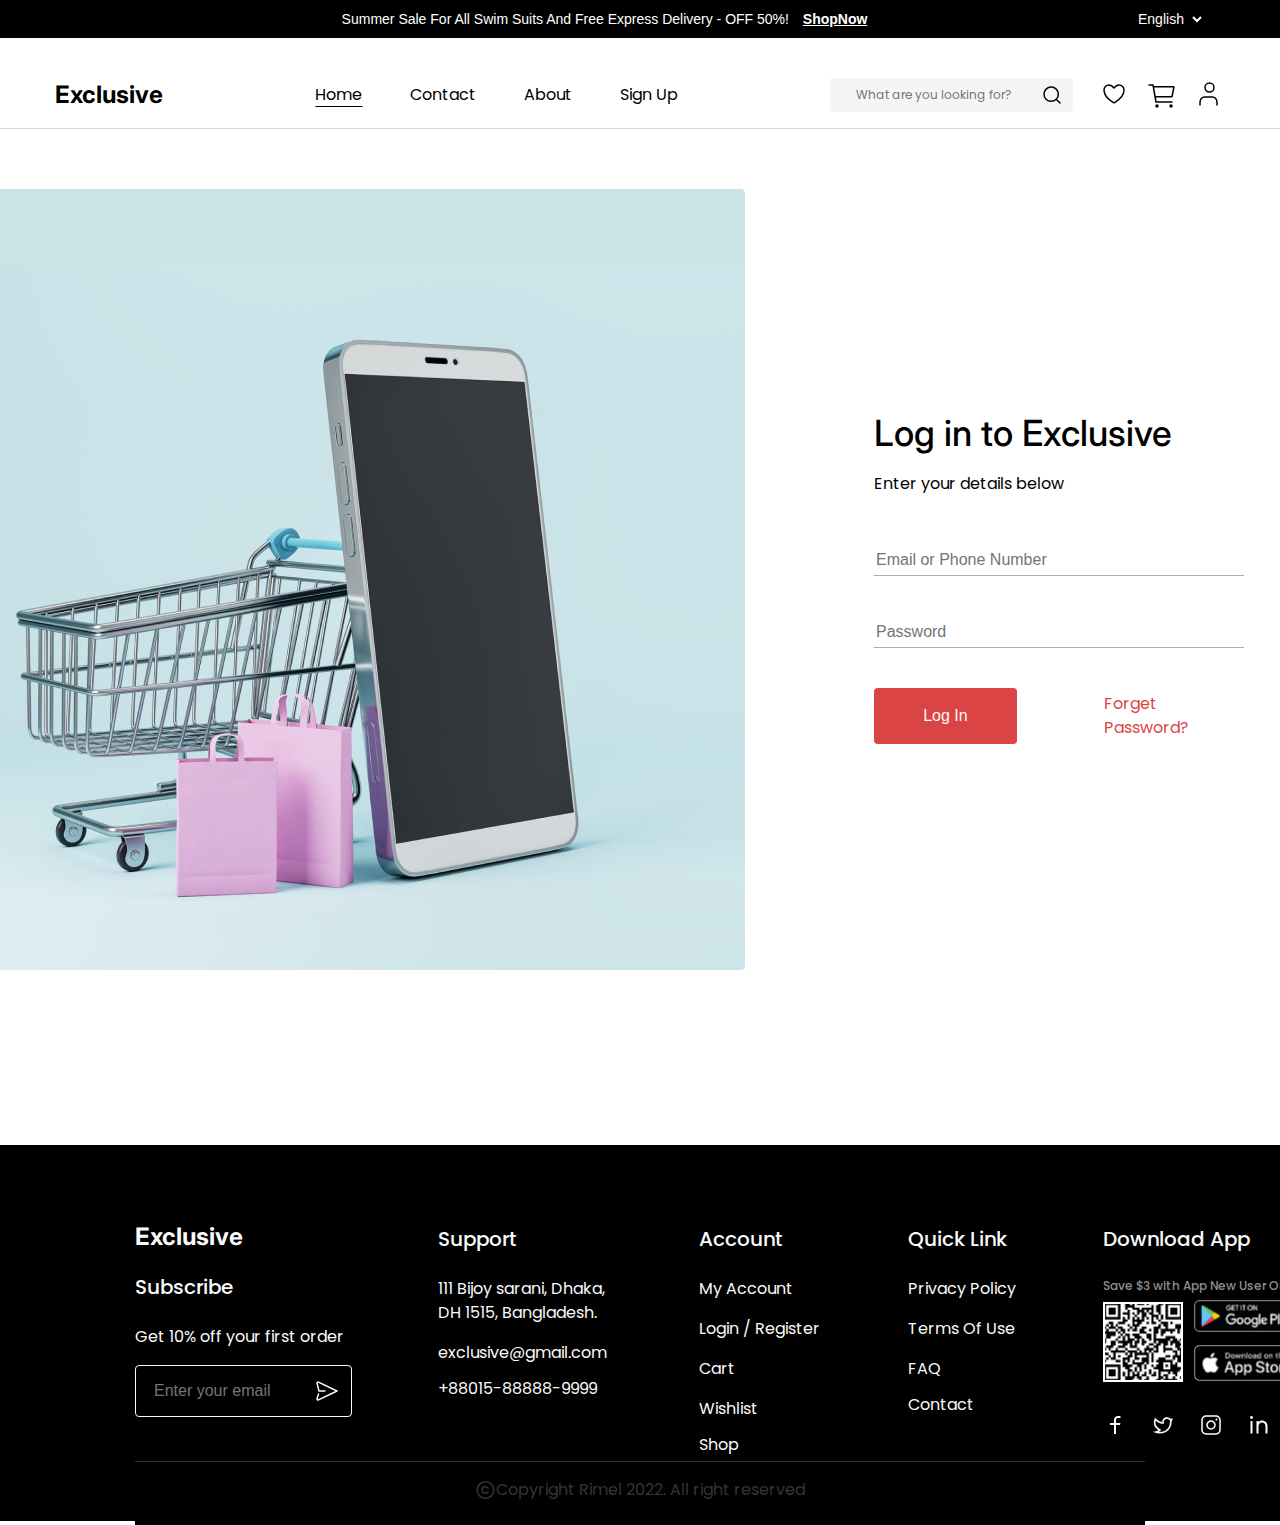
<file: log-in.html>
<!DOCTYPE html>
<html lang="en">
<head>
    <meta charset="UTF-8">
    <meta name="viewport" content="width=device-width, initial-scale=1.0">
    <title>Log In</title>
    <link rel="stylesheet" href="style.css">
    <link rel="preconnect" href="https://fonts.googleapis.com">
    <link rel="preconnect" href="https://fonts.gstatic.com" crossorigin>
    <link
        href="https://fonts.googleapis.com/css2?family=Inter:ital,opsz,wght@0,14..32,100..900;1,14..32,100..900&display=swap"
        rel="stylesheet">
    <link rel="preconnect" href="https://fonts.googleapis.com">
    <link rel="preconnect" href="https://fonts.gstatic.com" crossorigin>
    <link
        href="https://fonts.googleapis.com/css2?family=Inter:ital,opsz,wght@0,14..32,100..900;1,14..32,100..900&family=Poppins:ital,wght@0,100;0,200;0,300;0,400;0,500;0,600;0,700;0,800;0,900;1,100;1,200;1,300;1,400;1,500;1,600;1,700;1,800;1,900&display=swap"
        rel="stylesheet">
</head>
<body>
     <!-- Header  -->
     
   <header class="header">
        <div class="banner__inner">
        <div class="container">
            <div class="banner">
                <p class="banner__text">
                    Summer Sale For All Swim Suits And Free Express Delivery - OFF 50%!
                    <a name="top" href="#" class="banner__link">ShopNow</a>
                </p>
                <div class="language__selector">
                    <select class="language__selector select">
                        <option value="en">English</option>
                        <option value="uz">Uzbek</option>
                        <option value="ru">Russian</option>
                    </select>
                </div>
            </div>
        </div>
        </div>

    

    <!-- Navbar section -->

    <div class="navbar-section">
        <div class="container">
            <div class="navbar_in">
                <div class="logo">
                    <p class="logo__text">Exclusive</p>
                </div>
                <nav class="navbar">
                    <ul class="menu">
                        <li class="menu_li active"><a href="./index.html" class="menu_a">Home</a></li>
                        <li class="menu_li"><a href="#" class="menu_a">Contact</a></li>
                        <li class="menu_li"><a href="./about.html" class="menu_a">About</a></li>
                        <li class="menu_li"><a href="./sign-up.html" class="menu_a">Sign Up</a></li>
                    </ul>

                </nav>

                <div class="navbar_component ">
                    <div class="search">
                        <input type="text" class="search__input " placeholder="What are you looking for?">
                        <img class="search__button" src="./assets/icons/search.svg" alt="search">
                    </div>

                    <div class="navbar_component-icons">
                        <button><a href="./wishlist-page.html"><img src="./assets/icons/saved.svg"
                                    alt="saved"></a></button>
                        <button><a href="./cart-page.html"><img style="margin-left: -5px;" src="./assets/icons/cart.svg"
                                    alt="cart"></a></button>

                        <!-- Modal section  -->
                        <div class="modal container">
                            <input type="checkbox" id="user-toggle">
                            <label for="user-toggle" class="user-icon">
                                <svg width="32" height="32" viewBox="0 0 32 32" fill="none"
                                    xmlns="http://www.w3.org/2000/svg">
                                    <path
                                        d="M24 27V24.3333C24 22.9188 23.5224 21.5623 22.6722 20.5621C21.8221 19.5619 20.669 19 19.4667 19H11.5333C10.331 19 9.17795 19.5619 8.32778 20.5621C7.47762 21.5623 7 22.9188 7 24.3333V27"
                                        stroke="black" stroke-width="1.5" stroke-linecap="round"
                                        stroke-linejoin="round" />
                                    <path
                                        d="M16.5 14C18.9853 14 21 11.9853 21 9.5C21 7.01472 18.9853 5 16.5 5C14.0147 5 12 7.01472 12 9.5C12 11.9853 14.0147 14 16.5 14Z"
                                        stroke="black" stroke-width="1.5" stroke-linecap="round"
                                        stroke-linejoin="round" />
                                </svg>

                            </label>

                            <div class="user-modal">
                                <div class="user-item">
                                    <img src="./assets/icons/white-user.svg" alt="white-user"><a href="./account.html">Manage My Account</a>
                                </div>

                                <div class="user-item">
                                    <img src="./assets/icons/icon-mallbag.svg" alt="icon-mallbag">My Order
                                </div>

                                <div class="user-item">
                                    <img src="./assets/icons/icon-cancel.svg" alt="icon-cancel">My Cancellations
                                </div>

                                <div class="user-item">
                                    <img src="./assets/icons/Icon-Reviews.svg" alt="Icon-Reviews">My Reviews
                                </div>

                                <div class="user-item">
                                    <img src="./assets/icons/Icon-logout.svg" alt="Icon-logout">Logout
                                </div>
                            </div>

                        </div>




                    </div>
                </div>

            </div>
        </div>
    </div>
    </div>
    </div>
    
    </header>

<main>
        <!-- LOG IN  -->
         <!-- Rozmatov Sardor -->
          <div class="login__inner container">
            <div class="login">
                <div class="login__img">
                    <img src="./assets/images/img-sidee.png" alt="img-sidee">
                </div>

                <div class="login__form">
                    <h1>Log in to Exclusive</h1>
                    <p>Enter your details below</p>
                    <input type="text" class="login__form-input" placeholder="Email or Phone Number">
                    <input type="password" class="login__form-input" placeholder="Password">

                    <div class="login__btn">
                        <button>Log In</button>
                        <a href="#" class="forgot-password-link">Forget Password?</a>
                    </div>
                </div>
            </div>

          </div>
    </main>


     <!-- Footer -->
        <footer>
            <div class="footer-inner container">
                <div class="footer__section">
                    <div class="footer_tag">
                        <h3 class="footer__logo">Exclusive</h3>
                        <p class="form__title">Subscribe</p>
                        <p class="footer__text">Get 10% off your first order</p>
                        <div class="form__input">
                            <input type="text" placeholder="Enter your email">
                            <img src="./assets/icons/icon-send (1).svg" alt="icon-send">
                        </div>
                    </div>

                    <div class="footer__content-section">
                        <h3 class="footer__content-section-title">Support</h3>
                        <p class="footer__content-links"><a href="#">111 Bijoy sarani, Dhaka, DH 1515, Bangladesh.</a>
                        </p>
                        <p class="footer__content-links"><a href="#">exclusive@gmail.com</a></p>
                        <p class="footer__content-section-text"><a href="#">+88015-88888-9999</a></p>
                    </div>

                    <div class="footer__content-section-2">
                        <h3 class="footer__content-section-title">Account</h3>
                        <p class="footer__content-links"><a href="#">My Account</a></p>
                        <p class="footer__content-links"><a href="#">Login / Register</a></p>
                        <p class="footer__content-links"><a href="#">Cart</a></p>
                        <p class="footer__content-links"><a href="#">Wishlist</a></p>
                        <p class="footer__content-section-text"><a href="#">Shop</a></p>
                    </div>

                    <div class="footer__content-section-3">
                        <h3 class="footer__content-section-title">Quick Link</h3>
                        <p class="footer__content-links"><a href="#">Privacy Policy</a></p>
                        <p class="footer__content-links"><a href="#">Terms Of Use</a></p>
                        <p class="footer__content-links"><a href="#">FAQ</a></p>
                        <p class="footer__content-section-text"><a href="#">Contact</a></p>
                    </div>

                    <div class="app-download-container">
                        <h3 class="footer__content-section-title">Download App</h3>
                        <p class="app-title">Save $3 with App New User Only</p>
                        <div class="app-description">
                            <img src="./assets/icons/qr-code.svg" alt="qr-code">
                            <div class="apps">
                                <button class="store-button"><img src="./assets/icons/google-play.svg"
                                        alt="google-play"></button>
                                <button class="store-button"><img src="./assets/icons/download-appstore (1).svg"
                                        alt="download-appstore"></button>
                            </div>
                        </div>
                        <div class="social-icons">
                            <span><img src="./assets/icons/facebook-icon.svg" alt="facebook-icon"></span>
                            <span><img src="./assets/icons/twitter.svg" alt="twitter"></span>
                            <span><img src="./assets/icons/icon-instagram (1).svg" alt="icon-instagram"></span>
                            <span><img src="./assets/icons/icon-linkidin.svg" alt="icon-linkidin"></span>
                        </div>
                    </div>
                </div>


            </div>

            <div class="footer-line">
                <p class="copyright"> <svg width="21" height="20" viewBox="0 0 21 20" fill="none"
                        xmlns="http://www.w3.org/2000/svg">
                        <path
                            d="M10.5 18.3332C15.1024 18.3332 18.8334 14.6022 18.8334 9.99984C18.8334 5.39746 15.1024 1.6665 10.5 1.6665C5.89765 1.6665 2.16669 5.39746 2.16669 9.99984C2.16669 14.6022 5.89765 18.3332 10.5 18.3332Z"
                            stroke="white" stroke-width="1.5" stroke-linecap="round" stroke-linejoin="round" />
                        <path
                            d="M13 8.14799C13 8.14799 11.9706 6.6665 10.2549 6.6665C8.53924 6.6665 7.16669 8.14799 7.16669 9.99984C7.16669 11.8517 8.53924 13.3332 10.2549 13.3332C11.9706 13.3332 13 11.8517 13 11.8517"
                            stroke="white" stroke-width="1.5" stroke-linecap="round" stroke-linejoin="round" />
                    </svg>

                    Copyright Rimel 2022. All right reserved</p>
            </div>

        </footer>
    
</body>
</html>
</file>
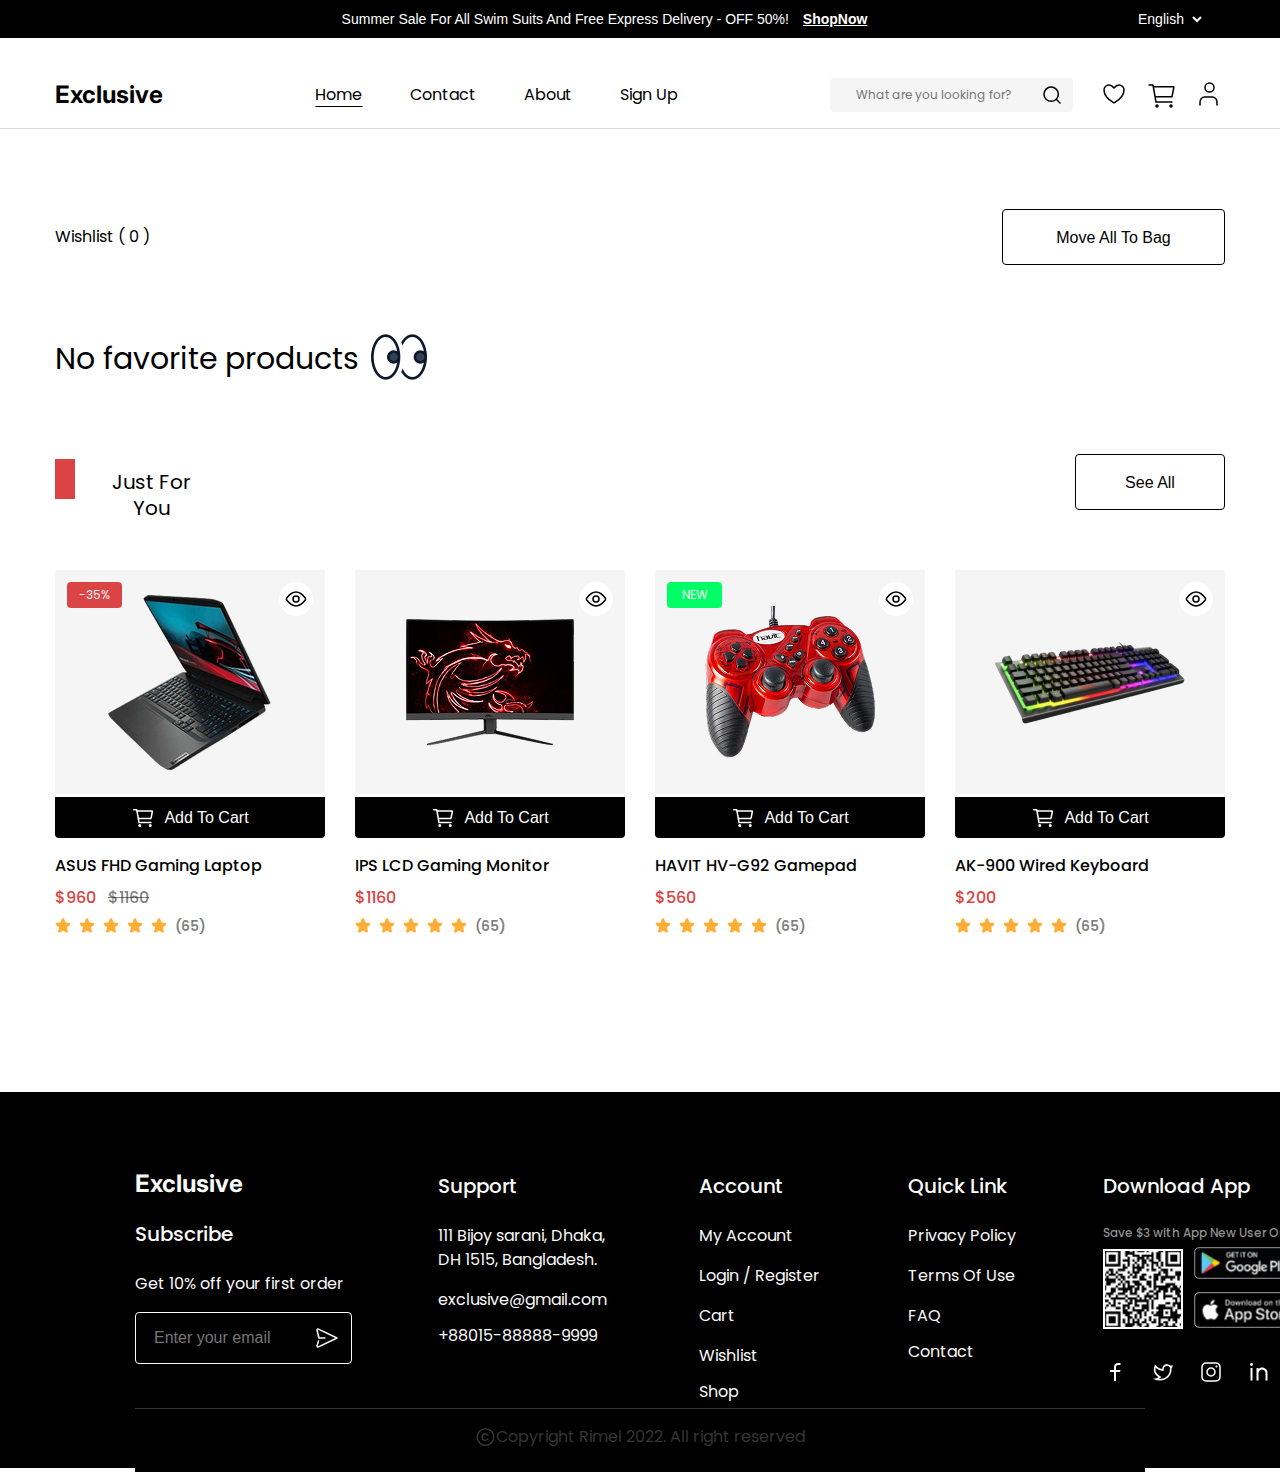
<file: nothing.html>
<!DOCTYPE html>
<html lang="en">

<head>
    <meta charset="UTF-8">
    <meta name="viewport" content="width=device-width, initial-scale=1.0">
    <title>Wishlist-page</title>
    <link rel="stylesheet" href="style.css">
    <link rel="preconnect" href="https://fonts.googleapis.com">
    <link rel="preconnect" href="https://fonts.gstatic.com" crossorigin>
    <link
        href="https://fonts.googleapis.com/css2?family=Inter:ital,opsz,wght@0,14..32,100..900;1,14..32,100..900&display=swap"
        rel="stylesheet">
    <link rel="preconnect" href="https://fonts.googleapis.com">
    <link rel="preconnect" href="https://fonts.gstatic.com" crossorigin>
    <link rel="stylesheet"
        href="https://fontawesome.com/icons/eyes?f=classic&s=regular&an=bounce&pc=%233f3822&sc=%233f3822">
    <link
        href="https://fonts.googleapis.com/css2?family=Inter:ital,opsz,wght@0,14..32,100..900;1,14..32,100..900&family=Poppins:ital,wght@0,100;0,200;0,300;0,400;0,500;0,600;0,700;0,800;0,900;1,100;1,200;1,300;1,400;1,500;1,600;1,700;1,800;1,900&display=swap"
        rel="stylesheet">
</head>

<body>

    <!-- Header  -->

    <header class="header">
        <div class="banner__inner">
            <div class="container">
                <div class="banner">
                    <p class="banner__text">
                        Summer Sale For All Swim Suits And Free Express Delivery - OFF 50%!
                        <a name="top" href="#" class="banner__link">ShopNow</a>
                    </p>
                    <div class="language__selector">
                        <select class="language__selector select">
                            <option value="en">English</option>
                            <option value="uz">Uzbek</option>
                            <option value="ru">Russian</option>
                        </select>
                    </div>
                </div>
            </div>
        </div>



        <!-- Navbar section -->

        <div class="navbar-section">
            <div class="container">
                <div class="navbar_in">
                    <div class="logo">
                        <p class="logo__text">Exclusive</p>
                    </div>
                    <nav class="navbar">
                        <ul class="menu">
                            <li class="menu_li active"><a href="./index.html" class="menu_a">Home</a></li>
                            <li class="menu_li"><a href="#" class="menu_a">Contact</a></li>
                            <li class="menu_li"><a href="./about.html" class="menu_a">About</a></li>
                            <li class="menu_li"><a href="./sign-up.html" class="menu_a">Sign Up</a></li>
                        </ul>

                    </nav>

                    <div class="navbar_component ">
                        <div class="search">
                            <input type="text" class="search__input " placeholder="What are you looking for?">
                            <img class="search__button" src="./assets/icons/search.svg" alt="search">
                        </div>

                        <div class="navbar_component-icons">
                            <button><a href="./wishlist-page.html"><img src="./assets/icons/saved.svg"
                                        alt="saved"></a></button>
                            <button><a href="./cart-page.html"><img style="margin-left: -5px;"
                                        src="./assets/icons/cart.svg" alt="cart"></a></button>

                            <!-- Modal section  -->
                            <div class="modal container">
                                <input type="checkbox" id="user-toggle">
                                <label for="user-toggle" class="user-icon">
                                    <svg width="32" height="32" viewBox="0 0 32 32" fill="none"
                                        xmlns="http://www.w3.org/2000/svg">
                                        <path
                                            d="M24 27V24.3333C24 22.9188 23.5224 21.5623 22.6722 20.5621C21.8221 19.5619 20.669 19 19.4667 19H11.5333C10.331 19 9.17795 19.5619 8.32778 20.5621C7.47762 21.5623 7 22.9188 7 24.3333V27"
                                            stroke="black" stroke-width="1.5" stroke-linecap="round"
                                            stroke-linejoin="round" />
                                        <path
                                            d="M16.5 14C18.9853 14 21 11.9853 21 9.5C21 7.01472 18.9853 5 16.5 5C14.0147 5 12 7.01472 12 9.5C12 11.9853 14.0147 14 16.5 14Z"
                                            stroke="black" stroke-width="1.5" stroke-linecap="round"
                                            stroke-linejoin="round" />
                                    </svg>

                                </label>

                                <div class="user-modal">
                                    <div class="user-item">
                                        <img src="./assets/icons/white-user.svg" alt="white-user"><a
                                            href="./account.html">Manage My Account</a>
                                    </div>

                                    <div class="user-item">
                                        <img src="./assets/icons/icon-mallbag.svg" alt="icon-mallbag">My Order
                                    </div>

                                    <div class="user-item">
                                        <img src="./assets/icons/icon-cancel.svg" alt="icon-cancel">My Cancellations
                                    </div>

                                    <div class="user-item">
                                        <img src="./assets/icons/Icon-Reviews.svg" alt="Icon-Reviews">My Reviews
                                    </div>

                                    <div class="user-item">
                                        <img src="./assets/icons/Icon-logout.svg" alt="Icon-logout">Logout
                                    </div>
                                </div>

                            </div>




                        </div>
                    </div>

                </div>
            </div>
        </div>
        </div>
        </div>

    </header>

    <main>
        <!-- Wishlist section  -->
        <div class="wishlist-inner container">
            <div class="wishlist">
                <div class="wishlist-top">
                    <h1>Wishlist</a></h1>
                    <button>Move All To Bag</button>
                </div>
                <div class="wishlist__items">
                    <p  style="font-size: 30px; display: flex; align-items: center;" class="wishlist-empty">No favorite products <img style="margin-bottom: -20px;" src="./assets/images/eyes.png" alt="">
                    </p>
                    
                </div>

                <!-- <div class="wishlist__items">
                <div class="wishlist__item">
                    <img src="./assets/images/bag.png" alt="bag" class="wishlist__item-img">
                    <p class="product__discount">-35%</p>
                    <button class="product__delete">
                        <img src="./assets/icons/icon-delete.svg" alt="icon-delete">
                    </button>
                    <button class="add-to-cart-btns"><img src="./assets/icons/cart-icon.svg" alt="cart-icon">Add To Cart</button>
                    <p class="product__name">Gucci duffle bag</p>
                    <div class="product__price">
                            <span class="orginal__price">$960</span>
                            <span class="current__price">$1160</span>
                        </div>
                </div>

                 <div class="wishlist__item">
                    <img src="./assets/images/cooler.png" alt="cooler" class="wishlist__item-img">
                    <button class="product__delete">
                        <img src="./assets/icons/icon-delete.svg" alt="icon-delete">
                    </button>
                    <button class="add-to-cart-btns"><img src="./assets/icons/cart-icon.svg" alt="cart-icon">Add To Cart</button>
                    <p class="product__name">RGB liquid CPU Cooler</p>
                    <div class="product__price">
                            <span class="orginal__price">$1960</span>
                        
                        </div>
                </div>

                 <div class="wishlist__item">
                    <img src="./assets/images/gamepad.png" alt="gamepad" class="wishlist__item-img">
                    <button class="product__delete">
                        <img src="./assets/icons/icon-delete.svg" alt="icon-delete">
                    </button>
                    <button class="add-to-cart-btns"><img src="./assets/icons/cart-icon.svg" alt="cart-icon">Add To Cart</button>
                    <p class="product__name">GP11 Shooter USB Gamepad</p>
                    <div class="product__price">
                            <span class="orginal__price">$550</span>
                        </div>
                </div>

                 <div class="wishlist__item">
                    <img src="./assets/images/jacket.png" alt="jacket" class="wishlist__item-img">
                    <button class="product__delete">
                        <img src="./assets/icons/icon-delete.svg" alt="icon-delete">
                    </button>
                    <button class="add-to-cart-btns"><img src="./assets/icons/cart-icon.svg" alt="cart-icon">Add To Cart</button>
                    <p class="product__name">Quilted Satin Jacket</p>
                    <div class="product__price">
                            <span class="orginal__price">$750</span>
                        </div>
                </div>
            </div> -->
            </div>

        </div>




        <!-- Suggestion section  -->
        <!-- Rozmatov Sardor  -->
        <div class="sugestion-inner container">
            <div class="suggestions">
                <div class="suggestion__top">
                    <p class="suggestion__title">Just For You</p>
                    <button>See All</button>
                </div>

                <div class="suggestions__items">
                    <div class="suggestion__item">
                        <img class="suggestion__img" src="./assets/images/laptop.png" alt="laptop">
                        <p class="product__discount">-35%</p>
                        <button class="suggestion-view__btn">
                            <img src="./assets/icons/view-btn.svg" alt="view-btn">
                        </button>
                        <button class="add-to-cart-btns"><img src="./assets/icons/cart-icon.svg" alt="cart-icon">Add To
                            Cart</button>
                        <p class="product__name">ASUS FHD Gaming Laptop</p>
                        <div class="product__price">
                            <span class="orginal__price">$960</span>
                            <span class="current__price">$1160</span>
                        </div>

                        <div class="product__rating">
                            <img src="./assets/icons/star-icon.svg" alt="star-icon">
                            <img src="./assets/icons/star-icon.svg" alt="star-icon">
                            <img src="./assets/icons/star-icon.svg" alt="star-icon">
                            <img src="./assets/icons/star-icon.svg" alt="star-icon">
                            <img src="./assets/icons/star-icon.svg" alt="star-icon">

                            <span class="rating__count">(65)</span>
                        </div>
                    </div>

                    <div class="suggestion__item">
                        <img class="suggestion__img" src="./assets/images/mointor1.png" alt="monitor">
                        <button class="suggestion-view__btn">
                            <img src="./assets/icons/view-btn.svg" alt="view-btn">
                        </button>
                        <button class="add-to-cart-btns"><img src="./assets/icons/cart-icon.svg" alt="cart-icon">Add To
                            Cart</button>
                        <p class="product__name">IPS LCD Gaming Monitor</p>
                        <div class="product__price">
                            <span class="orginal__price">$1160</span>

                        </div>

                        <div class="product__rating">
                            <img src="./assets/icons/star-icon.svg" alt="star-icon">
                            <img src="./assets/icons/star-icon.svg" alt="star-icon">
                            <img src="./assets/icons/star-icon.svg" alt="star-icon">
                            <img src="./assets/icons/star-icon.svg" alt="star-icon">
                            <img src="./assets/icons/star-icon.svg" alt="star-icon">

                            <span class="rating__count">(65)</span>
                        </div>
                    </div>

                    <div class="suggestion__item">
                        <img class="suggestion__img" src="./assets/images/havit1.png" alt="havit">
                        <p class="item__discount">NEW</p>
                        <button class="suggestion-view__btn">
                            <img src="./assets/icons/view-btn.svg" alt="view-btn">
                        </button>
                        <button class="add-to-cart-btns"><img src="./assets/icons/cart-icon.svg" alt="cart-icon">Add To
                            Cart</button>
                        <p class="product__name">HAVIT HV-G92 Gamepad</p>
                        <div class="product__price">
                            <span class="orginal__price">$560</span>
                        </div>

                        <div class="product__rating">
                            <img src="./assets/icons/star-icon.svg" alt="star-icon">
                            <img src="./assets/icons/star-icon.svg" alt="star-icon">
                            <img src="./assets/icons/star-icon.svg" alt="star-icon">
                            <img src="./assets/icons/star-icon.svg" alt="star-icon">
                            <img src="./assets/icons/star-icon.svg" alt="star-icon">

                            <span class="rating__count">(65)</span>
                        </div>
                    </div>

                    <div class="suggestion__item">
                        <img class="suggestion__img" src="./assets/images/keyboard.png" alt="keyboard">
                        <button class="suggestion-view__btn">
                            <img src="./assets/icons/view-btn.svg" alt="view-btn">
                        </button>
                        <button class="add-to-cart-btns"><img src="./assets/icons/cart-icon.svg" alt="cart-icon">Add To
                            Cart</button>
                        <p class="product__name">AK-900 Wired Keyboard</p>
                        <div class="product__price">
                            <span class="orginal__price">$200</span>
                        </div>

                        <div class="product__rating">
                            <img src="./assets/icons/star-icon.svg" alt="star-icon">
                            <img src="./assets/icons/star-icon.svg" alt="star-icon">
                            <img src="./assets/icons/star-icon.svg" alt="star-icon">
                            <img src="./assets/icons/star-icon.svg" alt="star-icon">
                            <img src="./assets/icons/star-icon.svg" alt="star-icon">

                            <span class="rating__count">(65)</span>
                        </div>
                    </div>

                </div>
            </div>
        </div>

    </main>
    <!-- Footer -->
    <footer>
        <div class="footer-inner container">
            <div class="footer__section">
                <div class="footer_tag">
                    <h3 class="footer__logo">Exclusive</h3>
                    <p class="form__title">Subscribe</p>
                    <p class="footer__text">Get 10% off your first order</p>
                    <div class="form__input">
                        <input type="text" placeholder="Enter your email">
                        <img src="./assets/icons/icon-send (1).svg" alt="icon-send">
                    </div>
                </div>

                <div class="footer__content-section">
                    <h3 class="footer__content-section-title">Support</h3>
                    <p class="footer__content-links"><a href="#">111 Bijoy sarani, Dhaka, DH 1515, Bangladesh.</a>
                    </p>
                    <p class="footer__content-links"><a href="#">exclusive@gmail.com</a></p>
                    <p class="footer__content-section-text"><a href="#">+88015-88888-9999</a></p>
                </div>

                <div class="footer__content-section-2">
                    <h3 class="footer__content-section-title">Account</h3>
                    <p class="footer__content-links"><a href="#">My Account</a></p>
                    <p class="footer__content-links"><a href="#">Login / Register</a></p>
                    <p class="footer__content-links"><a href="#">Cart</a></p>
                    <p class="footer__content-links"><a href="#">Wishlist</a></p>
                    <p class="footer__content-section-text"><a href="#">Shop</a></p>
                </div>

                <div class="footer__content-section-3">
                    <h3 class="footer__content-section-title">Quick Link</h3>
                    <p class="footer__content-links"><a href="#">Privacy Policy</a></p>
                    <p class="footer__content-links"><a href="#">Terms Of Use</a></p>
                    <p class="footer__content-links"><a href="#">FAQ</a></p>
                    <p class="footer__content-section-text"><a href="#">Contact</a></p>
                </div>

                <div class="app-download-container">
                    <h3 class="footer__content-section-title">Download App</h3>
                    <p class="app-title">Save $3 with App New User Only</p>
                    <div class="app-description">
                        <img src="./assets/icons/qr-code.svg" alt="qr-code">
                        <div class="apps">
                            <button class="store-button"><img src="./assets/icons/google-play.svg"
                                    alt="google-play"></button>
                            <button class="store-button"><img src="./assets/icons/download-appstore (1).svg"
                                    alt="download-appstore"></button>
                        </div>
                    </div>
                    <div class="social-icons">
                        <span><img src="./assets/icons/facebook-icon.svg" alt="facebook-icon"></span>
                        <span><img src="./assets/icons/twitter.svg" alt="twitter"></span>
                        <span><img src="./assets/icons/icon-instagram (1).svg" alt="icon-instagram"></span>
                        <span><img src="./assets/icons/icon-linkidin.svg" alt="icon-linkidin"></span>
                    </div>
                </div>
            </div>


        </div>

        <div class="footer-line">
            <p class="copyright"> <svg width="21" height="20" viewBox="0 0 21 20" fill="none"
                    xmlns="http://www.w3.org/2000/svg">
                    <path
                        d="M10.5 18.3332C15.1024 18.3332 18.8334 14.6022 18.8334 9.99984C18.8334 5.39746 15.1024 1.6665 10.5 1.6665C5.89765 1.6665 2.16669 5.39746 2.16669 9.99984C2.16669 14.6022 5.89765 18.3332 10.5 18.3332Z"
                        stroke="white" stroke-width="1.5" stroke-linecap="round" stroke-linejoin="round" />
                    <path
                        d="M13 8.14799C13 8.14799 11.9706 6.6665 10.2549 6.6665C8.53924 6.6665 7.16669 8.14799 7.16669 9.99984C7.16669 11.8517 8.53924 13.3332 10.2549 13.3332C11.9706 13.3332 13 11.8517 13 11.8517"
                        stroke="white" stroke-width="1.5" stroke-linecap="round" stroke-linejoin="round" />
                </svg>

                Copyright Rimel 2022. All right reserved</p>
        </div>

    </footer>




                
    <script src="./script.js" defer></script>

</body>

</html>
</file>
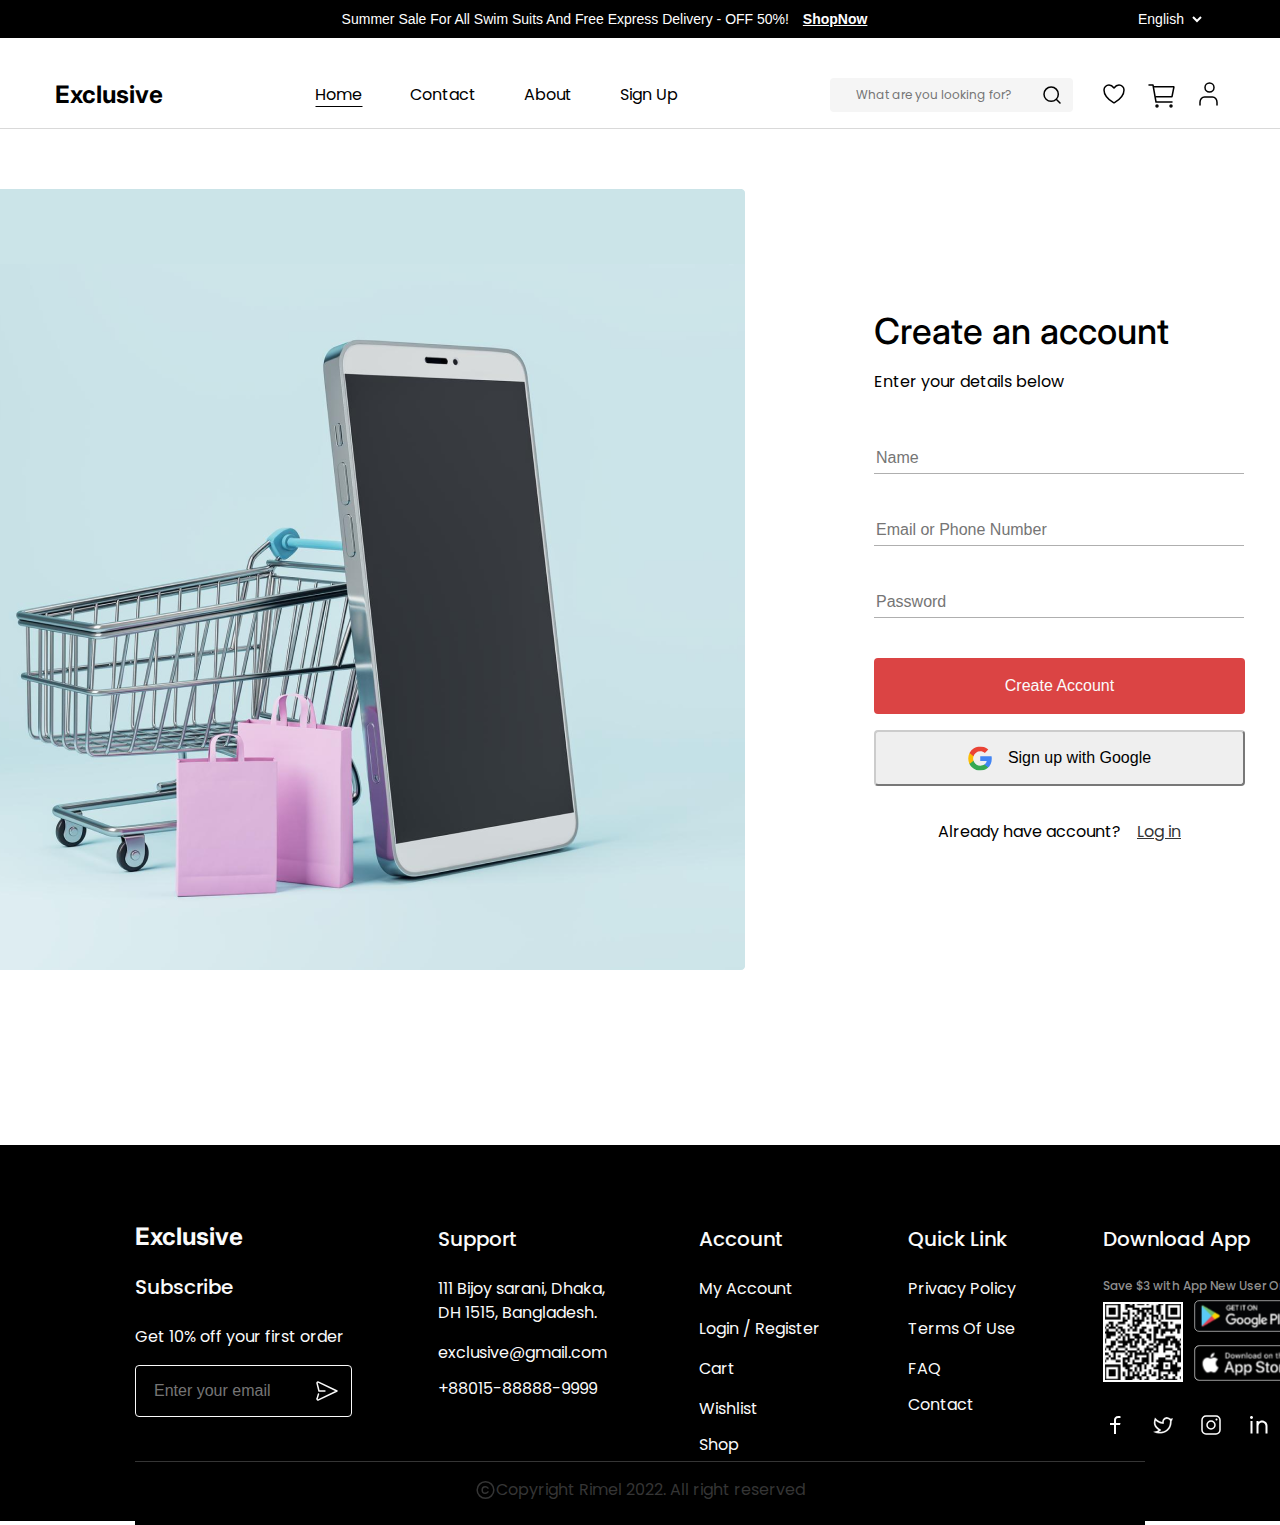
<file: sign-up.html>
<!DOCTYPE html>
<html lang="en">

<head>
    <meta charset="UTF-8">
    <meta name="viewport" content="width=device-width, initial-scale=1.0">
    <title>Sign Up</title>
    <link rel="stylesheet" href="style.css">
    <link rel="preconnect" href="https://fonts.googleapis.com">
    <link rel="preconnect" href="https://fonts.gstatic.com" crossorigin>
    <link
        href="https://fonts.googleapis.com/css2?family=Inter:ital,opsz,wght@0,14..32,100..900;1,14..32,100..900&display=swap"
        rel="stylesheet">
    <link rel="preconnect" href="https://fonts.googleapis.com">
    <link rel="preconnect" href="https://fonts.gstatic.com" crossorigin>
    <link
        href="https://fonts.googleapis.com/css2?family=Inter:ital,opsz,wght@0,14..32,100..900;1,14..32,100..900&family=Poppins:ital,wght@0,100;0,200;0,300;0,400;0,500;0,600;0,700;0,800;0,900;1,100;1,200;1,300;1,400;1,500;1,600;1,700;1,800;1,900&display=swap"
        rel="stylesheet">
</head>

<body>

      <!-- Header  -->
     
   <header class="header">
        <div class="banner__inner">
        <div class="container">
            <div class="banner">
                <p class="banner__text">
                    Summer Sale For All Swim Suits And Free Express Delivery - OFF 50%!
                    <a name="top" href="#" class="banner__link">ShopNow</a>
                </p>
                <div class="language__selector">
                    <select class="language__selector select">
                        <option value="en">English</option>
                        <option value="uz">Uzbek</option>
                        <option value="ru">Russian</option>
                    </select>
                </div>
            </div>
        </div>
        </div>

    

    <!-- Navbar section -->

    <div class="navbar-section">
        <div class="container">
            <div class="navbar_in">
                <div class="logo">
                    <p class="logo__text">Exclusive</p>
                </div>
                <nav class="navbar">
                    <ul class="menu">
                        <li class="menu_li active"><a href="./index.html" class="menu_a">Home</a></li>
                        <li class="menu_li"><a href="#" class="menu_a">Contact</a></li>
                        <li class="menu_li"><a href="./about.html" class="menu_a">About</a></li>
                        <li class="menu_li"><a href="./sign-up.html" class="menu_a">Sign Up</a></li>
                    </ul>

                </nav>

                <div class="navbar_component ">
                    <div class="search">
                        <input type="text" class="search__input " placeholder="What are you looking for?">
                        <img class="search__button" src="./assets/icons/search.svg" alt="search">
                    </div>

                    <div class="navbar_component-icons">
                        <button><a href="./wishlist-page.html"><img src="./assets/icons/saved.svg"
                                    alt="saved"></a></button>
                        <button><a href="./cart-page.html"><img style="margin-left: -5px;" src="./assets/icons/cart.svg"
                                    alt="cart"></a></button>

                        <!-- Modal section  -->
                        <div class="modal container">
                            <input type="checkbox" id="user-toggle">
                            <label for="user-toggle" class="user-icon">
                                <svg width="32" height="32" viewBox="0 0 32 32" fill="none"
                                    xmlns="http://www.w3.org/2000/svg">
                                    <path
                                        d="M24 27V24.3333C24 22.9188 23.5224 21.5623 22.6722 20.5621C21.8221 19.5619 20.669 19 19.4667 19H11.5333C10.331 19 9.17795 19.5619 8.32778 20.5621C7.47762 21.5623 7 22.9188 7 24.3333V27"
                                        stroke="black" stroke-width="1.5" stroke-linecap="round"
                                        stroke-linejoin="round" />
                                    <path
                                        d="M16.5 14C18.9853 14 21 11.9853 21 9.5C21 7.01472 18.9853 5 16.5 5C14.0147 5 12 7.01472 12 9.5C12 11.9853 14.0147 14 16.5 14Z"
                                        stroke="black" stroke-width="1.5" stroke-linecap="round"
                                        stroke-linejoin="round" />
                                </svg>

                            </label>

                            <div class="user-modal">
                                <div class="user-item">
                                    <img src="./assets/icons/white-user.svg" alt="white-user"><a href="./account.html">Manage My Account</a>
                                </div>

                                <div class="user-item">
                                    <img src="./assets/icons/icon-mallbag.svg" alt="icon-mallbag">My Order
                                </div>

                                <div class="user-item">
                                    <img src="./assets/icons/icon-cancel.svg" alt="icon-cancel">My Cancellations
                                </div>

                                <div class="user-item">
                                    <img src="./assets/icons/Icon-Reviews.svg" alt="Icon-Reviews">My Reviews
                                </div>

                                <div class="user-item">
                                    <img src="./assets/icons/Icon-logout.svg" alt="Icon-logout">Logout
                                </div>
                            </div>

                        </div>




                    </div>
                </div>

            </div>
        </div>
    </div>
    </div>
    </div>
    
    </header>


    <main>
    <!-- SIGN UP  -->
    <div class="sign-up__inner container">
        <div class="signup">
            <div class="signup__img">
                <img src="./assets/images/img-sidee.png" alt="img-sidee">
            </div>

            <div class="signup__form">
                <h1>Create an account</h1>
                <p>Enter your details below</p>
                <input type="text" class="signup__form-input" placeholder="Name">
                <input type="text" class="signup__form-input" placeholder="Email or Phone Number">
                <input type="password" class="signup__form-input" placeholder="Password">
                <button class="creat__account-btn">Create Account</button>
                <button class="google__signup-btn">
                    <img src="./assets/icons/Icon-Google.svg" alt="Icon-Google">Sign up with Google
                </button>
                <div class="signup-links">
                    <p class="login__link">Already have account?</p>
                    <a href="./log-in.html">Log in</a>
                </div>
            </div>
        </div>

    </div>
    </main>


    <!-- Footer -->
        <footer>
            <div class="footer-inner container">
                <div class="footer__section">
                    <div class="footer_tag">
                        <h3 class="footer__logo">Exclusive</h3>
                        <p class="form__title">Subscribe</p>
                        <p class="footer__text">Get 10% off your first order</p>
                        <div class="form__input">
                            <input type="text" placeholder="Enter your email">
                            <img src="./assets/icons/icon-send (1).svg" alt="icon-send">
                        </div>
                    </div>

                    <div class="footer__content-section">
                        <h3 class="footer__content-section-title">Support</h3>
                        <p class="footer__content-links"><a href="#">111 Bijoy sarani, Dhaka, DH 1515, Bangladesh.</a>
                        </p>
                        <p class="footer__content-links"><a href="#">exclusive@gmail.com</a></p>
                        <p class="footer__content-section-text"><a href="#">+88015-88888-9999</a></p>
                    </div>

                    <div class="footer__content-section-2">
                        <h3 class="footer__content-section-title">Account</h3>
                        <p class="footer__content-links"><a href="#">My Account</a></p>
                        <p class="footer__content-links"><a href="#">Login / Register</a></p>
                        <p class="footer__content-links"><a href="#">Cart</a></p>
                        <p class="footer__content-links"><a href="#">Wishlist</a></p>
                        <p class="footer__content-section-text"><a href="#">Shop</a></p>
                    </div>

                    <div class="footer__content-section-3">
                        <h3 class="footer__content-section-title">Quick Link</h3>
                        <p class="footer__content-links"><a href="#">Privacy Policy</a></p>
                        <p class="footer__content-links"><a href="#">Terms Of Use</a></p>
                        <p class="footer__content-links"><a href="#">FAQ</a></p>
                        <p class="footer__content-section-text"><a href="#">Contact</a></p>
                    </div>

                    <div class="app-download-container">
                        <h3 class="footer__content-section-title">Download App</h3>
                        <p class="app-title">Save $3 with App New User Only</p>
                        <div class="app-description">
                            <img src="./assets/icons/qr-code.svg" alt="qr-code">
                            <div class="apps">
                                <button class="store-button"><img src="./assets/icons/google-play.svg"
                                        alt="google-play"></button>
                                <button class="store-button"><img src="./assets/icons/download-appstore (1).svg"
                                        alt="download-appstore"></button>
                            </div>
                        </div>
                        <div class="social-icons">
                            <span><img src="./assets/icons/facebook-icon.svg" alt="facebook-icon"></span>
                            <span><img src="./assets/icons/twitter.svg" alt="twitter"></span>
                            <span><img src="./assets/icons/icon-instagram (1).svg" alt="icon-instagram"></span>
                            <span><img src="./assets/icons/icon-linkidin.svg" alt="icon-linkidin"></span>
                        </div>
                    </div>
                </div>


            </div>

            <div class="footer-line">
                <p class="copyright"> <svg width="21" height="20" viewBox="0 0 21 20" fill="none"
                        xmlns="http://www.w3.org/2000/svg">
                        <path
                            d="M10.5 18.3332C15.1024 18.3332 18.8334 14.6022 18.8334 9.99984C18.8334 5.39746 15.1024 1.6665 10.5 1.6665C5.89765 1.6665 2.16669 5.39746 2.16669 9.99984C2.16669 14.6022 5.89765 18.3332 10.5 18.3332Z"
                            stroke="white" stroke-width="1.5" stroke-linecap="round" stroke-linejoin="round" />
                        <path
                            d="M13 8.14799C13 8.14799 11.9706 6.6665 10.2549 6.6665C8.53924 6.6665 7.16669 8.14799 7.16669 9.99984C7.16669 11.8517 8.53924 13.3332 10.2549 13.3332C11.9706 13.3332 13 11.8517 13 11.8517"
                            stroke="white" stroke-width="1.5" stroke-linecap="round" stroke-linejoin="round" />
                    </svg>

                    Copyright Rimel 2022. All right reserved</p>
            </div>

        </footer>




    

</body>

</html>
</file>
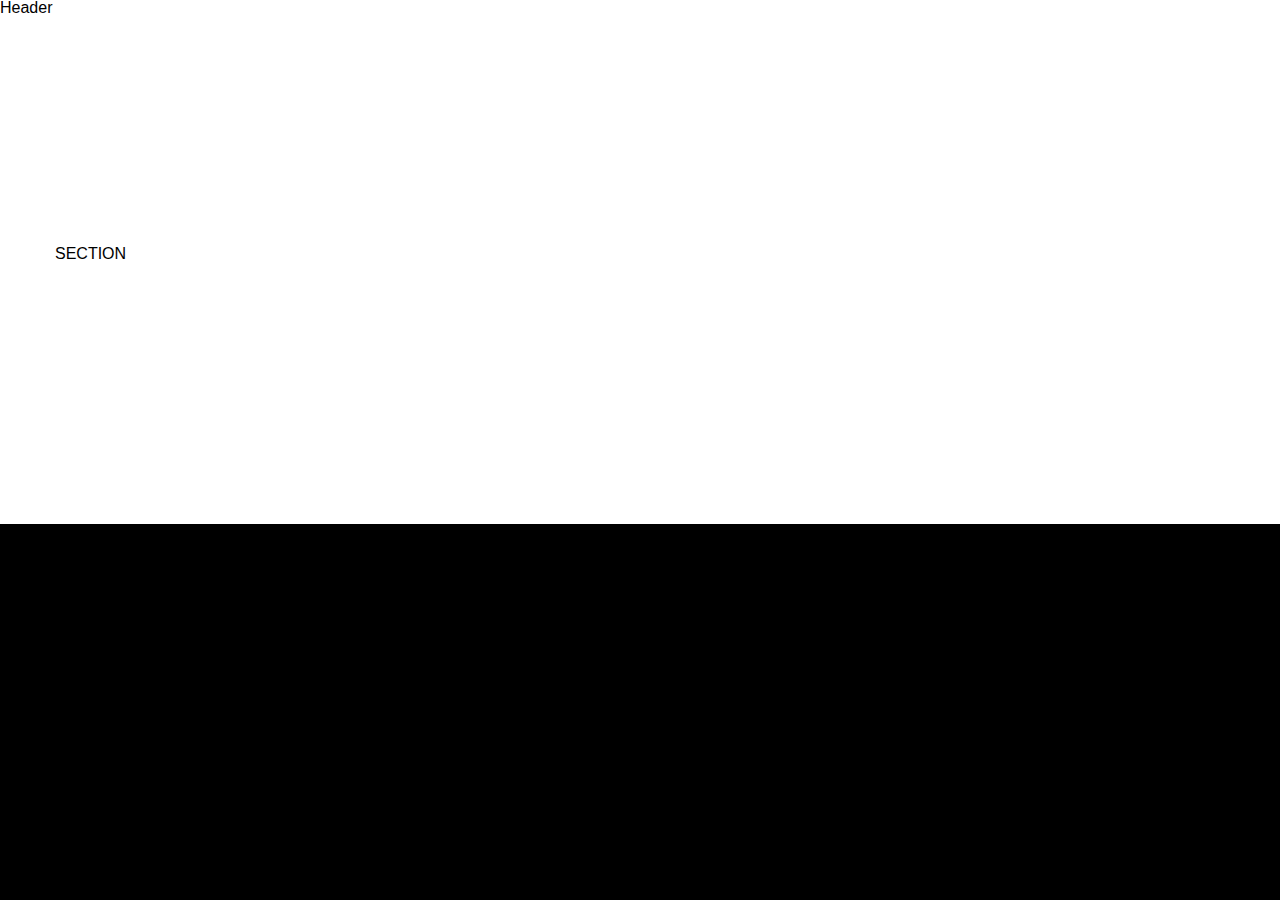
<file: test.html>
<!DOCTYPE html>
<html lang="en">

<head>
    <meta charset="UTF-8">
    <meta name="viewport" content="width=device-width, initial-scale=1.0">
    <link rel="stylesheet" href="style.css">
    <title>Document</title>
</head>

<body>

    <header>
        Header
    </header>

    <main>
        <section>
            <div class="container">
                SECTION
            </div>
        </section>
        <section>
            
        </section>
        <section>
            
        </section>
        <section>
            
        </section>
    </main>

    <footer>
        FOOTER
    </footer>

</body>

</html>
</file>
<file: style.css>
/* http://meyerweb.com/eric/tools/css/reset/ 
   v2.0 | 20110126
   License: none (public domain)
*/

html, body, div, span, applet, object, iframe,
h1, h2, h3, h4, h5, h6, p, blockquote, pre,
a, abbr, acronym, address, big, cite, code,
del, dfn, em, img, ins, kbd, q, s, samp,
small, strike, strong, sub, sup, tt, var,
b, u, i, center,
dl, dt, dd, ol, ul, li,
fieldset, form, label, legend,
table, caption, tbody, tfoot, thead, tr, th, td,
article, aside, canvas, details, embed, 
figure, figcaption, footer, header, hgroup, 
menu, nav, output, ruby, section, summary,
time, mark, audio, video {
	margin: 0;
	padding: 0;
	border: 0;
	font-size: 100%;
	font: inherit;
	vertical-align: baseline;
}
/* HTML5 display-role reset for older browsers */
article, aside, details, figcaption, figure, 
footer, header, hgroup, menu, nav, section {
	display: block;
}
body {
	line-height: 1;
  display: flex;
  flex-direction: column;
  justify-content: space-between;
   min-height: 100vh;
  font-family: "Poppins", sans-serif;
}


ol, ul {
	list-style: none;
}
blockquote, q {
	quotes: none;
}
blockquote:before, blockquote:after,
q:before, q:after {
	content: '';
	content: none;
}
table {
	border-collapse: collapse;
	border-spacing: 0;
}

* {

  box-sizing: border-box;
  /* font-family: "Inter", sans-serif; */
}


.container {
  max-width: 1170px;
  margin: 0 auto;
  padding: 0 ;

}

/* Header section */

 header{
  width: 100%;;
}

.banner__inner {
  background-color: #000;
}

.banner {
 max-width: 100%;
  margin: 0 auto;
  display: flex;
  justify-content: space-between;
  align-items: center;
  font-family: sans-serif;
  background-color: black;
  color: white;
  padding: 10px 20px;
}


.banner__text {
  flex: 1;
  font-size: 14px;
  text-align: center;
}

.banner__link {
  color: white;
  font-weight: bold;
  margin-left: 10px;
}

.language__selector select {
  background-color: black;
  color: white;
  border: none;
  font-size: 14px;
}

.navbar-section {
  padding-top: 40px;
  padding-bottom: 16px;
  border-bottom: 0.5px solid #D9D9D9;
}


.logo__text {
  font-family: "Inter", sans-serif;
  font-weight: 700;
  font-size: 24px;
  line-height: 24px;
  letter-spacing: 3%;

}


.navbar_in {
  display: flex;
  justify-content: space-between;
  align-items: center;
}

.menu {
  display: flex;
  align-items: center;
  gap: 48px;
}

.menu_li {
  position: relative;
  list-style: none;
}


.menu_li::after {
  content: "";
  position: absolute;
  bottom: 0;
  left: 50%;
  width: 0;
  height: 1px;
  background-color: #000;
  transform: translate(-50%);
  transition: all 0.3s ease;
}

.menu_li:hover::after, .menu_li.active::after {
  width: 100%;
}


.menu_a {
  font-family: "Poppins", sans-serif;
  text-decoration: none;
  color: #000;
  line-height: 24px;
}



.navbar_component {
  display: flex;
  align-items: center;
  gap: 24px;
}

.search {
  display: flex;
  justify-content: space-between;
  align-items: center;
  padding: 7px 12px 7px 24px;
  background-color: #F5F5F5;
  width: 243px;
  border-radius: 4px;
}

.search__input {
  font-family: "Poppins", sans-serif;
  background-color: transparent;
  font-size: 12px;
  border: none;
  outline: none;
  width: 90%;
}

.navbar_component-icons img, .search__button {
  cursor: pointer;
}

.navbar_component-icons {
  display: flex;
  align-items: center;
  gap: 16px;
  width: 128px;
  height: 32px;
}

.navbar_component-icons button {
  border: none;
  background-color: #fff;
  width: 32px;
  height: 32px;
}

.hero-inner{
  display: flex;
  align-items: center;
  width: 1170px;
  gap: 45px;
}



.sidebar {
  box-sizing: content-box;
  width: 217px;
  padding-top: 40px;
  padding-right: 16px;
  border-right: 0.5px solid #ccc;
  
}

.sidebar__menu {
  display: flex;
  flex-direction: column;
  gap: 16px;
}

.sidebar__menu-item {
  list-style: none;
}


.sidebar__menu-link {
  position: relative;
  display: flex;
  justify-content: space-between;
  max-width: 217px;
  text-decoration: none;
  color: #000;
font-weight: 400;
font-size: 16px;
line-height: 24px;


}

.sidebar__menu-link::after {
  content: "";
  position: absolute;
  bottom: 0;
  left: 0;
  width: 0;
  height: 1px;
  background-color: #000;
  transition: all 0.3s ease;
}

.sidebar__menu-link:hover::after {
  width: 100%;
}

/* Rozmatov Sardor  */
/* Slider  */

 .slider {
  max-width: 892px;
  width: 100%;
  margin-top: 40px auto;
  overflow: hidden;
  color:#fafafa;
  position: relative;
}

.slider-track {
  display: flex;
  transition: transform 0.5s ease-in-out;
}

.slider__item {
  min-width: 100%;
   background-color: #000;
   background-image: url(./assets/images/background-image.png);
   background-repeat: no-repeat;
   background-position: right;
   padding-top: 58px;
   padding-bottom: 11px;
   padding-left: 64px;
   position: relative;
}

.slider__item-content {
  width: 294px;
}


.iphone__text {
font-size: 16px;
line-height: 24px;
}

.iphone {
  display: flex;
  align-items: center;
  gap: 24px;
  margin-bottom: 20px;
}


.slider__title {
font-family: "Inter", sans-serif;
max-width: 294px;
font-weight: 600;
font-size: 48px;
line-height: 60px;
margin-bottom: 22px;
}


.slider__link {
  display: flex;
  align-items: center;
  gap: 8px;
  margin-bottom: 22px;
}

.slider__link a {
  color: #fafafa;
font-weight: 500;
font-size: 16px;
line-height: 24px;
text-underline-offset: 10px;
}


.slider__indicators {
  display: flex;
  align-items: center;
  justify-content: center;
  gap: 12px;
  margin-top: 12px;
  position: absolute;
  bottom: 20px;
  left: 50% ;
  cursor: pointer;
  transform: translateX(-50%);
}

.indicator {
  width: 12px;
  height: 12px;
  border-radius: 50%;
  background-color: #b3b3b3;
  cursor: pointer;
}

.active-indicator {
  box-sizing: content-box;
  border: 2px solid #b3b3b3;
  background-color: #DB4444;
} 



/* Sales section */

.sales__inner {
  display: flex;
  align-items: end;
  margin-top: 140px;
  margin-bottom: 40px;
  justify-content: space-between;
}

.sales_content {
  display: flex;
  align-items: end;
  gap: 87px;
}

.section__title {
  color: #DB4444;
  padding-left: 16px;
  padding-top: 10px;
  padding-bottom: 10px;
font-weight: 600;
font-size: 16px;
line-height: 20px;
width: 100px;
height: 40px;
border-left: 20px solid #DB4444;

}

.sales__top h2 {
  font-family: "Inter", sans-serif;
font-weight: 600;
font-size: 36px;
line-height: 48px;
margin-top: 24px;
color: #000;
}

.sales__timer {
  display: flex;
  align-items: center;
  justify-content: space-between;
  gap: 17px;

}

.sales__timer-item p{
font-weight: 500;
font-size: 12px;
line-height: 18px;
color: #000;
}


.sales__timer-item span {
  font-family: "Inter", sans-serif;
font-weight: 700;
font-size: 32px;
line-height: 30px;
color: #000;
}


 .sales__timer {
  display: flex;
  align-items: center;
  justify-content: space-between;
  gap: 17px;

}

.sales__timer-item p{
font-weight: 500;
font-size: 12px;
line-height: 18px;
color: #000;
}


.sales__timer-item span {
  font-family: "Inter", sans-serif;
font-weight: 700;
font-size: 32px;
line-height: 30px;
color: #000;
} 

.navigation__buttons {
  display: flex;
  align-items: center;
  gap: 8px;
  margin-top: 62px;
}


.prev__btn, .next__btn {
  padding: 11px;
  border-radius: 50%;
  border: none;
}

.prev__btn:hover, .next__btn:hover {
  cursor: pointer;
  background-color: #e6e1e1;
}

/* Products */

.products {
  display: flex;
  align-items: center;
  gap: 30px;
  overflow-x: auto;
  
}

.products::-webkit-scrollbar {
  display: none;
}


.product__item {
  width: 270px;
}


.product__image {
  position: relative;
  padding: 49px;
  background-color: #F5F5F5;
  border-radius: 4px;
  overflow: hidden;
}

.product__discount {
  position: absolute;
  top: 12px;
  left: 12px;
  width: 55px;
  height: 26px;
  padding: 4px 12px;
  background-color: #DB4444;
  border-radius: 4px;
font-weight: 400;
font-size: 12px;
line-height: 18px;
color: #fafafa;
text-align: center;
}


.wishlist__btn {
  position: absolute;
  width: 54px;
  height: 54px;
  border-radius: 50%;
  
  top: 12px;
  right: 0px;
  border: none;
  outline: none;

  display: flex;
  align-items: center;
  justify-content: center;
  cursor: pointer;
}

.view__btn {
  position: absolute;
  top: 54px;
  right: 12px;
  border-radius: 50%;
  width: 34px;
  height: 34px;
  border: none;
  outline: none;
  background-color: #fff;
  display: flex;
  justify-content: center;
  align-items: center;
  cursor: pointer;
}

.add-to-cart-btn {
  position: absolute;
  width: 100%;
  height: 41px;
  left: 0;
  bottom: -41px;
  border: none;
  outline: none;
  background-color: #000;
  color: #fff;
font-weight: 500;
font-size: 16px;
line-height: 24px;
cursor: pointer;
transition: all 0.5s ease;
border-bottom-left-radius: 4px;
border-bottom-right-radius: 4px;
}


.product__item:hover .add-to-cart-btn {
  bottom: 0;
  cursor: pointer;
}






.product__name {
font-weight: 500;
font-size: 16px;
line-height: 24px;
color: #000;
margin-top: 16px;
}


.product__price {
  display: flex;
  gap: 12px;
  margin-top: 8px;
}


.orginal__price {
font-weight: 500;
font-size: 16px;
line-height: 24px;
color: #DB4444;
}


.current__price {
font-weight: 500;
font-size: 16px;
line-height: 24px;
letter-spacing: 0%;
text-decoration: line-through;
color: rgba(0, 0, 0,0.5);
}


.product__rating {
  display: flex;
  align-items: center;
  gap: 8px;
  margin-top: 8px;
}


.rating__count {
font-weight: 600;
font-size: 14px;
color: rgba(0, 0, 0,0.5);
}

.products__btn {
  display: flex;
  justify-content: center;
  margin-top: 60px;
}

.products__btn button {
  width: 234px;
  height: 56px;
  padding: 16px 48px;
  border: none;
  outline: none;
  background-color: #DB4444;
  color: #fafafa;
  border-radius: 4px;
font-weight: 500;
font-size: 16px;
line-height: 24px;
cursor: pointer;
}


.products__btn button:hover {
  background-color: #c33f3f;
}

hr {
  border: 0.5px solid #E3E3E3;
  margin-top: 60px;
}

/* Rozmatov Sardor  */

.modaler {
  display: none;
  position: fixed;
  z-index: 1;
  padding-top: 100px;
  left: 0;
  top: 0;
  width: 100%;
  height: 100%;
  overflow: auto;
  background-color: rgba(0, 0, 0);
  background-color: rgba(0, 0, 0, 0.4);
}

.modal-content {
  display: flex;
  align-items: center;
  flex-direction: column;
  justify-content: space-between;
  width: 400px;
  height: 400px;
  background-color: #FAFAFA;
  margin: 0 auto;
  padding: 20px;
  border: 1px solid #888;
  border-radius: 8px;
}

.close {
  margin-left: 340px;
  font-size: 28px;
  font-weight: bold;
}

.add-to-cart-btnn {
  width: 100%;
  height: 41px;
  border: none;
  outline: none;
  background-color: #000;
  color:#fff;
  font-weight: 500;
  font-size: 16px;
  line-height: 24px;
  cursor: pointer;
  margin-top: 20px;
  transition: all 0.5s ease;
  border-bottom-left-radius: 4px;
  border-bottom-right-radius: 4px;
}

.close:hover, 
.close:focus {
  color: #000;
  text-decoration: none;
  cursor: pointer;
}


/* Categories  */
.categories {
  margin-top: 80px;
}

.category__badge {
  display: flex;
  align-items: center;
  justify-content: space-between;
}

.category__title {
font-weight: 600;
font-size: 16px;
line-height: 20px;
color: #DB4444;
width: 126px;
height: 40px;
padding-left: 16px;
padding-top: 10px;
padding-bottom: 10px;
border-left: 20px solid #DB4444;
}


.category__top h2 {
  font-family: "Inter", sans-serif;
font-weight: 600;
font-size: 36px;
line-height: 48px;
letter-spacing: 4%;
color: #000;
margin-top: 20px;
}

.category__items {
  margin-top: 60px;
  display: flex;
  align-items: center;
  gap: 30px;
}

.category__item {
  width: 170px;
  height: 145px;
  border: 1px solid #D9D9D9;
  border-radius: 4px;
  padding: 25px 57px 16px;
  transition: all 0.3s ease;
  cursor: pointer;
}

.category__item:hover {
  background-color: #DB4444;
}


.category__item:hover svg path {
  stroke: #fff;
}

.category__item:hover svg line {
  stroke: #fff;
}

.category__name {
display: flex;
justify-content: center;
font-weight: 400;
font-size: 16px;
line-height: 24px;
letter-spacing: 0%;
color: #000;
}

.category__item:hover .category__name {
  color: white;
}

.category-under-hr {
  margin-top: 70px;
  width: 1190px;
}


/* Best Selling  */

.best {
  margin-top: 70px;
}

.best_badge {
  display: flex;
  justify-content: space-between;
}


.best__title {
font-weight: 600;
font-size: 16px;
line-height: 20px;
color: #DB4444;
padding-left: 16px;
padding-top: 10px;
padding-bottom: 10;
width: 125px;
height: 40px;
border-left: 20px solid #DB4444;
}


.best__top h2 {
  font-family: "Inter", sans-serif;
font-weight: 600;
font-size: 36px;
line-height: 48px;
margin-top: 20px;
}

.best__btn {
  width: 159px;
  height: 56px;
font-weight: 500;
font-size: 16px;
line-height: 24px;
padding: 16px 48px;
margin-top: 52px;
margin-right: 0px;
color: #fff;
background-color: #DB4444;
border: none;
outline: none;
border-radius: 4px;
cursor: pointer;
}

.best__btn:hover {
  background-color: #c33f3f;
}

.card__container {
  display: flex;
  margin-top: 60px;
  gap: 30px;
}

.card__image {
  position: relative;
  width: 270px;
  background-color: #F5F5F5;
  padding: 35px 40px;
}

.card__name {
font-weight: 500;
font-size: 16px;
line-height: 24px;
color: #000;
margin-top: 16px;
}

.card__price {
  display: flex;
  gap: 12px;
  margin-top: 8px;
}

.card__rating {
  display: flex;
  align-items: center;
  gap: 8px;
  margin-top: 8px;
  color: #666666;
}

/* Banner */

.offer {
  display: flex;
  justify-content: space-between;
  width: 1170px;
  height: 500px;
  margin-top: 140px;
  padding: 37px 44px 43px 56px;
  background-color: #000;
}

.offer__title {
font-weight: 600;
font-size: 16px;
line-height: 20px;
color: #00FF66;
margin-top: 32px;
}


.offer__label {
  width: 443px;
  font-family: "Inter", sans-serif;
font-weight: 600;
font-size: 48px;
line-height: 60px;
letter-spacing: 4%;
color: #FAFAFA;
margin-top: 32px;
}

.offer__timer {
  display: flex;
  align-items: center;
  gap: 24px;
  margin-top: 32px;
}

.offer__timer button {
  width: 62px;
  height: 62px;
  border-radius: 50%;
  padding: 14px 17px;
  background-color: #fff;
  display: flex;
  align-items: center;
  justify-content: center;
  cursor: pointer;
}

.offer__btn {
  width: 171px;
  height: 56px;
  border-radius: 4px;
  background-color: #00FF66;
  color: #FAFAFA;
font-weight: 500;
font-size: 16px;
border: none;
line-height: 24px;
margin-top: 40px;
transition: all 0.3s ease;
cursor: pointer;
}

.offer__btn:hover {
  background-color: #07cc56;
}

.right-image {
  filter: drop-shadow(0px 30px 120px #ffffff4b)
  drop-shadow(0px 30px 120px #ffffff37);
}

/* Products */

.product-badge {
  display: flex;
  align-items: center;
  justify-content: space-between;
  margin-top: 71px;
}

.product__title {
  font-weight: 600;
font-size: 16px;
line-height: 20px;
color: #DB4444;
width: 142px;
height: 40px;
padding-left: 16px;
padding-top: 10px;
padding-bottom: 10px;
border-left: 20px solid #DB4444;
}

.product__top h2 {
  font-family: "Inter", sans-serif;
font-weight: 600;
font-size: 36px;
line-height: 48px;
letter-spacing: 4%;
color: #000;
margin-top: 20px;
}

.our-products {
  display: flex;
  align-items: center;
  flex-wrap: wrap;
  margin-top: 60px;
  gap: 30px;
  row-gap: 60px;

}

.our-products__item {
  width: 270px;
}

.item__image {
  position: relative;
  padding: 35px 40px;
  background-color: #F5F5F5;
  overflow: hidden;
  height: 250px;
}

.our-products__item:hover  .add-to-cart-btn {
  bottom: 0;
  cursor: pointer;
}

.item__name {
font-weight: 500;
font-size: 16px;
line-height: 24px;
margin-top: 16px;
}

.properties {
  display: flex;
  align-items: center;
  justify-content: start;
  gap: 8px;
  margin-top: 10px;
}

.item__rating {
  display: flex;
  align-items: center;
  gap: 8px;
}

.card__colors {
  display: flex;
  gap: 8px;
  margin-top: 8px;
}

.card__color input {
  display: none;
}

.color-dot {
  width: 20px;
  height: 20px;
  border-radius: 50%;
  display: inline-block;
  border: 2px solid #fff;
  cursor: pointer;
  box-sizing: border-box;
  transition: all 0.3 ease;
}

.color-dot.red {
  background-color: red;
}

.color-dot.black {
  background-color: black;
}

.card__color input:checked + .color-dot {
  border: 2px solid #fff;
  box-shadow: 0 0 0 2px #000;
}


.item__discount {
  position: absolute;
  top: 12px;
  left: 12px;
  width: 55px;
  height: 26px;
  padding: 4px 12px;
  background-color: #00FF66;
  border-radius: 4px;
font-weight: 400;
font-size: 12px;
line-height: 18px;
color: #fafafa;
text-align: center;
}

/* New Arrival */

.new-arrival-section {
  margin-top: 140px;
}

.arrival__title {
  font-weight: 600;
font-size: 16px;
line-height: 20px;
color: #DB4444;
width: 126px;
height: 40px;
padding-left: 16px;
padding-top: 10px;
padding-bottom: 10px;
border-left: 20px solid #DB4444;
}

.section__header h2 {
  font-family: "Inter", sans-serif;
font-weight: 600;
font-size: 36px;
line-height: 48px;
letter-spacing: 4%;
color: #000;
margin-top: 20px;
}

.new-arrival {
  display: flex;
  margin-top: 60px;
  gap: 30px;
}

.arrival-card-1 {
  position: relative;
  width: 570px;
  height: 600px;
  padding-top: 89px;
  padding-right: 30px;
  padding-left: 29px;
  background-color: #000;
  border-radius: 4px;
}

.new-arrival-desc {
  position: absolute;
  width: 242px;
  height: 122px;
  top: 446px;
  bottom: 32px;
  left: 32px;
}

.new-arrival-title {
  font-family: "Inter", sans-serif;
font-weight: 600;
font-size: 24px;
line-height: 24px;
letter-spacing: 3%;
color: #FAFAFA;
margin-bottom: 16px;
}

.new-arrival-description {
font-weight: 400;
font-size: 14px;
line-height: 21px;
color:#fff;
margin-bottom: 16px;
}

.arrival__link {
font-weight: 500;
font-size: 16px;
line-height: 24px;
letter-spacing: 0%;
color: #FAFAFA;
text-underline-offset: 5px;
transition: all 0.3s ease;
}

.arrival__link:hover {
  color: #c2bebe;
}

.arrival-card-2 {
  display: flex;
  flex-direction: column;
  align-items: center;
  width: 570px;
  height: 600px;
  row-gap: 32px;
}

.arrival-item-1 {
  position: relative;
  width: 570px;
  height: 284px;
  padding-left: 138px;
  background-color: #0D0D0D;
  border-radius: 4px;
}

.new-arrival-collections {
  position: absolute;
  width: 255px;
  height: 122px;
  top: 138px;
  bottom: 24px;
  left: 32px;
}


.arrival-items {
  display: flex;
  align-items: center;
  column-gap: 30px;
}

.arrival-item {
  position: relative;
  width: 270px;
  height: 284px;
  padding: 31px 30px;
  background-color: #262626;
  border-radius: 4px;
}

.arrival-item-descript {
  position: absolute;
  width: 191px;
  height: 85px;
  top: 167px;
  left: 24px;
}

.new-arrival-title {
  font-family: "Inter",sans-serif;
font-weight: 600;
font-size: 24px;
line-height: 24px;
letter-spacing: 3%;
color: #FAFAFA;
margin-bottom: 8px;
}


.new-arrival-description {
font-weight: 400;
font-size: 14px;
line-height: 21px;
letter-spacing: 0%;
color: #fff;
margin-bottom: 8px;
}

/* Services */

.services {
  display: flex;
  align-items: center;
  justify-content: center;
  width: 943px;
  height: 165px;
  gap: 88px;
  margin: 140px 113.5px 140px 113.5px;
}

.services__item-img {
  padding: 0px 84.5px 24px;
}

.services__item-title {
color: #000;
font-weight: 600;
font-size: 20px;
line-height: 28px;
}

.services__item-text {
color: #000;
font-weight: 400;
font-size: 14px;
line-height: 21px;
letter-spacing: 0%;
text-align: center;
margin-top: 8px;
}

.up-button {
  display: flex;
  align-items: center;
  justify-content: end;
  position: relative;
}

.up-button button {
  width: 46px;
  height: 46px;
  border-radius: 50%;
  border: none;
  outline: none;
  background-color: #c8c4c4;
  padding: 11px;
  cursor: pointer;
  margin-top: 62px;
  
}

.up-button button:hover {
  background-color: #e6e3e3;
}



.up-button {
  position: fixed;
  bottom: 30px;
  right: 30px;
  display: none;
  z-index: 1000;
}

.up-button.visible {
  display: block;
}

/* Rozmatov Sardor  */

.profile-notification {
    position: fixed;
    top: -60px; 
    left: 50%;
    transform: translateX(-50%);
    padding: 15px 25px;
    border-radius: 8px;
    font-weight: 500;
    z-index: 9999;
    transition: top 0.5s ease, opacity 0.5s ease;
    opacity: 0;
    box-shadow: 0 4px 10px rgba(0,0,0,0.2);
}

.profile-notification.success {
    background-color: #d4edda;
    color: #155724;
    border: 1px solid #c3e6cb;
}

.profile-notification.error {
    background-color: #f8d7da;
    color: #721c24;
    border: 1px solid #f5c6cb;
}

.profile-notification.show {
    top: 20px; 
    opacity: 1;
}


/* Rozmatov Sardor  */
.product-images {
  display: flex;
  align-items: center;
}

.main-image img {
  width: 500px;
  height: 600px;
  object-fit: contain;
  border-radius: 12px;
  margin-bottom: 15px;
  transition: all 0.3s ease;
}

.thumbnails-image {
  display: flex;
}

.thumbnails-image img {
  width: 170px;
  height: 138px;
  object-fit: contain;
  border: 2px solid transparent;
  border-radius: 8px;
  transition: all o.3s ease;
  cursor: pointer;
}

.thumbnails-image img:hover {
  border-color: #007bff;
}









/* Footer */

footer {
width: 100%;
height: 376px;
background-color: #000;
margin: 0 auto;
margin-top: 32px;
padding-top: 80px;
padding-bottom: 24px;
padding-right: 135px;
padding-left: 135px;
}
.footer__section {
display: flex;
width: 1170px;
height: 236px;
gap: 86px;
}


.footer__logo {
  font-family: "Inter", sans-serif;
font-weight: 700;
font-size: 24px;
line-height: 24px;
letter-spacing: 3%;
color: #fafafa;
}

.form__title {
color: #fafafa;
font-weight: 500;
font-size: 20px;
line-height: 28px;
margin-top: 24px;
}

.footer__text {
color: #fafafa;
font-weight: 400;
font-size: 16px;
line-height: 24px;
letter-spacing: 0%;
margin-top: 24px;
}

.form__input {
  display: flex;
  justify-content: space-between;
  align-items: center;
  padding: 12px 12px 12px 16px;
  width: 217px;
  border-radius: 4px;
  background-color: #000;
  gap: 32px;
  border: 1.5px solid #fafafa;
  margin-top: 16px;
}

.form__input input {
  background-color: transparent;
font-size: 16px;
line-height: 24px;
border: none;
outline: none;
width: 90%;
color: #fafafa;
}

.footer__content-section {
  width: 175px;
  height: 180px;
}

.footer__section a {
  text-decoration: none;
  color: #fafafa;
}

.footer__content-section-title {
color: #fafafa;
font-weight: 500;
font-size: 20px;
line-height: 28px;
margin-bottom: 24px;
}

.footer__content-links {
color: #fafafa;
font-weight: 400;
font-size: 16px;
line-height: 24px;
letter-spacing: 0%;
margin-bottom: 16px;
}

.footer__content-section-2 {
  width: 123px;
  height: 236px;
}

.footer__content-section-3 {
  width: 109px;
  height: 196px;
}

.app-download-container {
  width: 198px;
  height: 210px;
}

.app-title {
color: #8e8e8e;
font-weight: 500;
font-size: 12px;
line-height: 18px;
letter-spacing: 0%;
margin-top: 24px;
}

.app-description {
  display: flex;
  align-items: center;
  gap: 8px;
}

.apps {
  display: flex;
  flex-direction: column;
  column-gap: 4px;
}

.store-button {
  border: none;
  outline: none;
  background-color: transparent;
  padding: 5px 3px;
  cursor: pointer;
}

.social-icons {
  width: 168px;
  display: flex;
  align-items: center;
  justify-content: space-between;
  gap: 24px;
  margin-top: 24px;
  cursor: pointer;
}

.footer-line {
  width: auto;
  height: 64px;
  border-top: 1px solid #353535;
  background-color: #000;
}

.copyright {
  display: flex;
  align-items: center;
  justify-content: center;
 color: #353535;
font-weight: 400;
font-size: 16px;
line-height: 24px;
margin: 16px auto 24px;
}

.copyright svg path {
  stroke: #353535 ;
}

/* SIGN UP */

.signup {
  display: flex;
  align-items: center;
  justify-content: space-between;
  gap: 129px;
  margin-top: 60px;
  margin-bottom: 140px;
}

.signup__img {
  margin-left: -115px;
}

.signup__form {
  width: 371px;
  height: 530px;
  margin: 125.5px 0px;
}

.signup__form h1 {
  font-family:"Inter", sans-serif;
font-weight: 500;
font-size: 36px;
line-height: 30px;
letter-spacing: 4%;
color: #000;
margin-bottom: 24px;
}

.signup__form p {
font-weight: 400;
font-size: 16px;
line-height: 24px;
color: #000;
margin-bottom: 48px;
}

.signup__form-input {
  width: 370px;
  height: 32px;
  border: none;
  outline: none;
  border-bottom: 1px solid #AFAFAF;
font-weight: 400;
font-size: 16px;
line-height: 24px;
color: #000;
margin-bottom: 40px;
}

.creat__account-btn {
  width: 371px;
  height: 56px;
  color: #fafafa;
  background-color: #DB4444;
font-weight: 500;
font-size: 16px;
line-height: 24px;
padding: 16px 122px;
border: none;
outline: none;
border-radius: 4px;
transition: all 0.3s ease;
cursor: pointer;
}

.creat__account-btn:hover {
  background-color: #c33f3f;
}

.google__signup-btn {
  width: 371px;
  height: 56px;
  display: flex;
  align-items: center;
  justify-content: center;
  gap: 16px;
  padding: 16px 86px;
font-weight: 400;
font-size: 16px;
line-height: 24px;
border-radius: 4px;
border-color: #CCCCCC;
outline: none;
color: #000;
margin-top: 16px;
margin-bottom: 32px;
cursor: pointer;
}

.google__signup-btn:hover {
  background-color: #e9e9e9;
}


.signup-links {
  width: 248px;
  height: 28px;
  display: flex;
  align-items: center;
  justify-content: center;
  gap: 16px;
  margin: 0px 61.5px;
}

.signup-links p {
  margin-top: 48px;
}

.signup-links a {
  color: #353535;
}


/* Log In */
/* Rozmatov Sardor  */

.login {
  display: flex;
  align-items: center;
  justify-content: space-between;
  gap: 129px;
  margin-top: 60px;
  margin-bottom: 140px;
}

.login__img {
  margin-left: -115px;
}

.login__form {
  width: 371px;
  height: 326px;
  margin-top: 227.5px;
  margin-right: 0px;
  margin-bottom: 227.5px;
}

.login__form h1 {
  font-family:"Inter", sans-serif;
font-weight: 500;
font-size: 36px;
line-height: 30px;
letter-spacing: 4%;
color: #000;
margin-bottom: 24px;
}

.login__form p {
  font-weight: 400;
font-size: 16px;
line-height: 24px;
color: #000;
margin-bottom: 48px;
}

.login__form-input {
  width: 370px;
  height: 32px;
  border: none;
  outline: none;
  border-bottom: 1px solid #AFAFAF;
font-weight: 400;
font-size: 16px;
line-height: 24px;
color: #000;
margin-bottom: 40px;
}

.login__btn {
  width: 371px;
  height: 56px;
  display: flex;
  align-items: center;
  gap: 87px;
}

.login__btn button {
  width: 143px;
  height: 56px;
  padding: 16px 46px;
  color: #FAFAFA;
font-weight: 500;
font-size: 16px;
line-height: 24px;
background-color: #DB4444;
border-radius: 4px;
border: none;
outline: none;
transition: all 0.3s ease;
cursor: pointer;
}

.login__btn button:hover {
  background-color: #c33f3f;
}

.login__btn a {
  text-decoration: none;
  color: #DB4444;
font-weight: 400;
font-size: 16px;
line-height: 24px;
}


/* Modal section */
/* Rozmatov Sardor  */

.modal {
  display: flex;
  justify-content: flex-end;
  align-items: center;
  position: relative;
}

#user-toggle {
  display: none;
}

.user-modal {
  z-index: 1;
  position: absolute;
  top: 32px;
  width: 224px;
  height: 208px;
  background:linear-gradient(180deg, rgba(70,50,100, 0.45), rgba(20, 20, 40, 0.45));
  border-radius: 4px;
  box-shadow: 0 8px 16px rgba(0, 0, 0, 0.3);
  overflow: hidden;
  padding: 18px 12px 10px 20px;
  opacity: 0;
  transition: all 0.4s ease;
  backdrop-filter: blur(10px)
  
}

#user-toggle:checked + label + .user-modal {
  opacity: 1;
  max-height: 500px;
}

.user-icon {
  border-radius: 50%;
  cursor: pointer;
  transition: all 0.5s ease;
}

.user-icon:hover svg path {
  stroke: white ;
}

.user-icon:hover,
#user-toggle:checked + label.user-icon {
  background-color: #DB4444;
}

.user-icon:hover svg path,
#user-toggle:checked + label.user-icon svg path {
  stroke: white ;
}
.user-item {
  display: flex;
  align-items: center;
  gap: 16px;
  color: #FAFAFA;
  cursor: pointer;
  transition: background 0.2s ease;
font-weight: 400;
font-size: 14px;
line-height: 21px;
text-align: center;
margin-bottom: 13px;
}

.user-item a {
  text-decoration: none;
  color: #fafafa;
}

.user-item:hover {
  background: rgba(183, 162, 162, 0.1);
}


/* Wishlist section  */

.wishlist-top {
  display: flex;
  align-items: center;
  justify-content: space-between;
  margin-top: 80px;
  height: 56px;
}

.wishlist-top a {
font-weight: 400;
font-size: 20px;
line-height: 26px;
letter-spacing: 0%;
text-align: center;
text-decoration: none;
color: #000;
}

.wishlist-top button {
  width: 223px;
  height: 56px;
  padding: 16px 48px;
font-weight: 500;
font-size: 16px;
line-height: 24px;
color: #000;
outline: none;
cursor: pointer;
border: 1px solid #000;
border-radius: 4px;
background-color: #fff;
}

.wishlist__items {
  display: flex;
  flex-wrap: wrap;
  align-items: center;
  justify-content: start;
  gap: 30px;
  margin-top: 60px;
}

.wishlist__item {
  width: 270px;
  height: 350px;
  position: relative;
}

/* Rozmatov Sardor  */

.wishlist__btn::after {
  content: "";
  position: absolute;
  top: 50%;
  left: 50%;
  width: 40px;
  height: 40px;
  border-radius: 50%;
  background: rgba(255, 0, 0, 0.4);
  transform: translate(-50%, -50%) scale(0);
  opacity: 0;
}

.wishlist__btn.active::after {
  animation: pulseWave 0.5s ease;
}

@keyframes pulseWave {
  0% {transform: translate(-50%, -50%) scale(0.5); opacity: 0.7;}
  100% {transform: translate(-50%, -50%) scale(1.8); opacity: 0;}
}


.wishlist__btn svg {
  stroke: black;
  transition:  stroke 0.3s ease, fill 0.3s ease, transform 0.2s ease;
}


.wishlist__btn.active svg path {
  stroke: red;
  fill: red;
  transform: scale(1);
}


.wishlist__btn svg {
  transition: transform 0.2s ease;
}

.wishlist__btn.active svg {
  animation: pop 0.3s ease;
}

@keyframes pop {
  0% {
    transform: scale(1); fill: transparent; stroke: red;
  }
  50% {
    transform: scale(1.4); fill: transparent; stroke: red;
  }
  100% {
    transform: scale(1); fill: transparent; stroke: red;
  }
}


.wishlist__item-img {
  width: 270px;
  height: 224px;
  padding: 22px 40px;
  background-color: #F5F5F5;
}

.product__delete {
  position: absolute;
  width: 34px;
  height: 34px;
  border-radius: 50%;
  padding: 5px;
  top: 12px;
  right: 12px;
  border: none;
  outline: none;
  background-color: #fff;
  display: flex;
  align-items: center;
  justify-content: center;
  cursor: pointer;
}

.add-to-cart-btns {
  display: flex;
  align-items: center;
  justify-content: center;
  gap: 8px;
  width: 100%;
  height: 41px;
  border: none;
  outline: none;
  background-color: #000;
  color: #fff;
font-weight: 500;
font-size: 16px;
line-height: 24px;
cursor: pointer;
transition: all 0.5s ease;
border-bottom-left-radius: 4px;
border-bottom-right-radius: 4px;
}

/* Suggestion section  */
/* Rozmatov Sardor  */

.suggestions {
  margin-top: 80px;
  margin-bottom: 140px;
}

.suggestion__top {
  display: flex;
  align-items: center;
  justify-content: space-between;
}

.suggestion__title {
  font-weight: 600;
font-size: 16px;
line-height: 20px;
color: #000;
width: 156px;
height: 40px;
padding-left: 16px;
padding-top: 10px;
padding-bottom: 10px;
border-left: 20px solid #DB4444;
font-weight: 400;
font-size: 20px;
line-height: 26px;
text-align: center;
margin-bottom: 7px;
}

.suggestion__top button {
  width: 150px;
  height: 56px;
  padding: 16px 48px;
font-weight: 500;
font-size: 16px;
line-height: 24px;
color: #000;
outline: none;
cursor: pointer;
border: 1px solid #000;
border-radius: 4px;
background-color: #fff;
}

.suggestions__items {
  display: flex;
  align-items: center;
  gap: 30px;
  margin-top: 60px;
}

.suggestion__item {
  position: relative;
  width: 270px;
  height: 350px;
  border-radius: 4px;
}

.suggestion-view__btn {
  position: absolute;
  top: 12px;
  right: 12px;
  border-radius: 50%;
  width: 34px;
  height: 34px;
  border: none;
  outline: none;
  background-color: #fff;
  display: flex;
  justify-content: center;
  align-items: center;
  cursor: pointer;
}

.suggestion__img {
  padding: 22px 40px;
  background-color: #F5F5F5;
}


/* Cart section  */
/* Rozmatov Sardor  */

.cart-home {
  width: 103px;
  height: 21px;
  margin-top: 80px;
color: #AFAFAF;
font-weight: 400;
font-size: 14px;
line-height: 21px;
cursor: pointer;
}

.cart-home span {
  color: #000;
}

.cartpage {
  margin-top: 80px;
}

.cartpage__item {
  display: flex;
  align-items: center;
  height: 72px;
  padding: 24px 39px;
  gap: 284px;
  border-radius: 4px;
  box-shadow: 0px 1px 13px 0px #0000000D;

}

.cartpage__item p{
font-weight: 400;
font-size: 20px;
line-height: 24px;
}


.cartpage__item2 {
  position: relative;
  display: flex;
  align-items: center;
  height: 102px;
  border-radius: 4px;
  padding: 24px 40px;
  margin-top: 40px;
  box-shadow: 0px 1px 13px 0px #0000000D;

}

.cart-btn {
  position: relative;
}

.cart-count {
  position: absolute;
  top: -5px;
  right: -5px;
  background: red;
  color: white;
  font-size: 12px;
  font-weight: bold;
  padding: 2px 6px;
  border-radius: 50%;
  display: none; /* boshlang'ichda ko‘rinmasin */
}


.cartpage_img img {
  width: 80px;
  height: 80px;
  object-fit: contain;
  border-radius: 5px;
}

.cartpage_img .product__remove {
  width: 24px;
  height: 24px;
  padding: 2px;
  background: none;
  border: none;
  cursor: pointer;
}

.cartpage_img .product__remove img {
  width: 100%;
  height: 100%;
  object-fit: contain;
}

.cartpage_img p {
  font-size: 14px;
  max-width: 120px;
  white-space: nowrap;
  overflow: hidden;
  text-overflow: ellipsis;
}


.cartpage_img {
  display: flex;
  align-items: center;
  gap: 20px;
  cursor: pointer;
}

.product__remove {
  position: absolute;
  border: none;
  outline: none;
  background: none;
  top: 20px;
  left: 25px;
  cursor: pointer;
}

.cartpage__item2 input {
  display: flex;
  align-items: center;
  width: 72px;
height: 44px;
border-radius: 4px;
border-width: 1.5px;
padding: 6px 12px;
outline: none;
border: 1.5px solid #00000066
}

.cartpage__buttons {
  display: flex;
  align-items: center;
  justify-content: space-between;
  margin-top: 24px;
}

.return-shop-button {
  width: 218px;
height: 56px;
gap: 10px;
border-radius: 4px;
border: 1px solid #00000080;
padding: 16px 48px;
background-color: #fff;
color: #000;
font-weight: 500;
font-size: 16px;
line-height: 24px;
cursor: pointer;
}

.update-cart-button {
   width: 195px;
height: 56px;
gap: 10px;
border-radius: 4px;
border: 1px solid #00000080;
padding: 16px 48px;
background-color: #fff;
color: #000;
font-weight: 500;
font-size: 16px;
line-height: 24px;
cursor: pointer;
}

.return-shop-button:hover, .update-cart-button:hover, .suggestion__top button:hover {
  background-color: #F5F5F5;
}


/* Coupon section  */

.coupon {
  display: flex;
  margin-top: 80px;
  width: 1170px;
  gap: 173px;
  margin-bottom: 140px;
}

.coupon-area {
  display: flex;
  align-items: center;
  width: 527px;
height: 56px;
gap: 16px;

}

.coupon-area input {
  width: 300px;
height: 56px;
border-radius: 4px;
padding: 16px 164px 16px 24px;
color: #000;
font-weight: 400;
font-size: 16px;
line-height: 24px;
outline: none;
}

.coupon__btn {
  width: 211px;
height: 56px;
border-radius: 4px;
padding: 16px 48px;
background-color: #DB4444;
color: #FAFAFA;
font-weight: 500;
font-size: 16px;
line-height: 24px;
border: none;
outline: none;
transition: all 0.3s ease;
cursor: pointer;
}

.coupon__btn:hover {
  background-color: #ab3636;
}

.checkout {
  width: 470px;
height: 324px;
border-radius: 4px;
border  : 1.5px solid #000;
padding: 32px 24px;
}

.checkout h2 {
color: #000;
font-weight: 500;
font-size: 20px;
line-height: 28px;
margin-bottom: 16px;
}

.cart-total {
  display: flex;
  align-items: center;
  justify-content: space-between;
  margin-top: 16px;
}

.checkout hr {
  width: 422px;
  color: #D9D9D9;
  margin-top: 16px;
}

.checkout__btn {
  width: 260px;
height: 56px;
border-radius: 4px;
padding: 16px 48px;
margin-left: 65px;
background-color: #DB4444;
color: #FAFAFA;
font-weight: 500;
font-size: 16px;
line-height: 24px;
border: none;
outline: none;
margin-top: 24px;
transition: all 0.3 ease;
cursor: pointer;
}

.checkout__btn:hover {
  background-color:#c33f3f;
}

.checkout__btn a{
  text-decoration: none;
  color: #FAFAFA  ;
}



/* Checkout Page  */

.breadcrumb {
  margin-top: 80px;
}

.breadcrumb__list {
  display: flex;
  align-items: center;
  list-style: none;
  width: 455px;
height: 21px;
gap: 6px;
}

.breadcrumb__link {
  display: flex;
  align-items: center;
  color: #a0a0a0;
font-weight: 400;
font-size: 14px;
line-height: 21px;
text-decoration: none;
transition:  color 0.3s ease;
}

.breadcrumb__list img{
  margin-left: 6px;
}

.breadcrumb__link:hover {
  color: #000;
}

.current__page {
 color: #000;
font-weight: 400;
font-size: 14px;
line-height: 21px;
pointer-events: none;
}


/* Billing section */


.billing-title {
  font-family: "Inter",sans-serif;
font-weight: 500;
font-size: 36px;
line-height: 30px;
letter-spacing: 4%;
color: #000;
margin-top: 80px;
}

.billing {
  display: flex;
  justify-content: space-between;
  gap: 173px;
  margin-top: 48px;
  margin-bottom: 140px;
}

.form {
  width: 470px;
height: 766px;
}

.billing__label {
color: #a0a0a0;
font-weight: 400;
font-size: 16px;
line-height: 24px;
}

.billing__label span {
  color: #DB4444;
font-weight: 400;
font-size: 16px;
line-height: 24px;
opacity: 40%;
}

.billing__input {
  width: 470px;
height: 50px;
border-radius: 4px;
background-color: #F5F5F5;
border: none;
outline: none;
margin-top: 8px;
margin-bottom: 32px;
}

.billing__checkbox {
  display: flex;
  align-items: center;
  justify-content: space-between;
  width: 451px;
height: 24px;
margin-top: 24px;
}

.billing__checkbox input{
  width: 24px;
height: 24px;
border-radius: 4px;
accent-color:#DB4444;
}

.billing__checkbox label {
 color: #000;
font-weight: 400;
font-size: 16px;
line-height: 24px;
}

/* Summary section  */
/* Rozmatov Sardor  */

.summary {
  width: 527px;
height: 600px;
margin-top: 32px;
gap: 32px;

}

.summary__product-info {
  display: flex;
  align-items: center;
  margin-right: 102px;
  gap: 24px;
  margin-bottom: 32px;
}

.summary_title {
  display: flex;
  align-items: center;
  justify-content: space-between;
  width: 347px;
height: 24px;
color: #000;
font-weight: 400;
font-size: 16px;
line-height: 24px;
}

.summary-cash {
  width: 422px;
height: 136px;
gap: 16px;

}

.summary-cash hr {
  margin-top: 16px;
  margin-bottom: 16px;
}

.summary_prices {
  display: flex;
  align-items: center;
  justify-content: space-between;
}

.payment-method {
  display: flex;
  justify-content: space-between;
  gap: 10px;
  width: 427px;
  height: 84px;
  margin-top: 32px;
}


.pay-card {
  display: flex;
  flex-direction: column;
  row-gap: 32px;
  width: 174px;
height: 84px;
}

.pay-top {
  display: flex;
  align-items: center;
  gap: 8px;
  width: 174px;
}

.pay-top input {
  width: 24px;
height: 24px;
accent-color: #000;
}

.pay-top p {
  width: 134px;
color: #000;
font-weight: 400;
font-size: 16px;
line-height: 24px;
letter-spacing: 0%;

}

.bank-card {
  display: flex;
  align-items: center;
  gap: 8px;
  width: 192px;
height: 28px;
}


.summary__btns {
  display: flex;
  align-items: center;
  margin-top: 32px;
  width: 527px;
height: 56px;
gap: 16px;

}

.summary__coupon-input {
  width: 300px;
height: 56px;
border-radius: 4px;
border-width: 1px solid #000;
color: #000;
padding: 16px 164px 16px 24px;
outline: none;
font-weight: 400;
font-size: 16px;
line-height: 24px;
}

.apply-coupon-btn {
  width: 211px;
height: 56px;
border-radius: 4px;
gap: 10px;
padding: 16px 48px;
background-color: #DB4444;
color: #FAFAFA;
font-weight: 500;
font-size: 16px;
line-height: 24px;
border: none;
outline: none;
transition: all 0.3s ease;
cursor: pointer;
}

.summary__btn {
  width: 190px;
height: 56px;
border-radius: 4px;
gap: 10px;
margin-top: 32px;
padding: 16px 48px;
background-color: #DB4444;
color: #FAFAFA;
font-weight: 500;
font-size: 16px;
line-height: 24px;
border: none;
outline: none;
transition: all 0.3s ease;
cursor: pointer;
}

.summary__btn:hover, .apply-coupon-btn:hover {
  background-color: #ab3636;
}



/* Account section  */

/* Rozmatov Sardor  */

.bread_crumb {
  display: flex;
  align-items: center;
  justify-content: space-between;
  margin-top: 80px;
}

.welcome-message p {
color: #000;
font-weight: 400;
font-size: 14px;
line-height: 21px;
}

.username {
  color: #DB4444;
  font-weight: 400;
font-size: 14px;
line-height: 21px;
}



/* Account menu section  */
/* Rozmatov Sardor  */

.account__menu-section {
  display: flex;
  justify-content: space-between;
  gap: 100px;
  margin-top: 80px;
}

.account-menu {
  width: 200px;
  height: 287px;
}

.account-section h2 {
 color: #000;
font-weight: 500;
font-size: 16px;
line-height: 24px;
}

.account__active-link {
  width: 165px;
height: 88px;
  display: flex;
  flex-direction: column;
  margin-left: 35px;
  margin-bottom: 24px;
}

.account__active-link a {
color: #909090;
font-weight: 400;
font-size: 16px;
line-height: 24px;
text-decoration: none;
}

.account__active-link span a {
  font-weight: 400;
font-size: 16px;
line-height: 24px;
color: #DB4444;
}

.account__menu-link {
  width: 138px;
height: 56px;
display: flex;
flex-direction: column;
margin-left: 35px;
margin-bottom: 16px;
}

.account__menu-link a {
  color: #909090;
font-weight: 400;
font-size: 16px;
line-height: 24px;
text-decoration: none;
}

/* Profile section  */
/* Rozmatov Sardor  */

.profile-edit-form {
  width: 870px;
height: 630px;
border-radius: 4px;
padding: 40px 80px;
margin-bottom: 140px;
box-shadow: 0px 1px 13px 0px #0000000D;
}

.registration h1 {
 color: #DB4444;
font-weight: 500;
font-size: 20px;
line-height: 28px;
margin-bottom: 16px;
}

.profile-input {
  display: flex;
  align-items: center;
  justify-content: space-between;
  flex-wrap: wrap;
  row-gap: 24px;
  width: 710px;
  height: 82px;
}

.profile__label {
 color: #000;
font-weight: 400;
font-size: 16px;
line-height: 24px;
}

.profile__input {
  width: 330px;
height: 50px;
border-radius: 4px;
color: #000;
font-weight: 400;
font-size: 16px;
line-height: 24px;
padding: 13px 16px;
background-color: #F5F5F5;
border: none;
outline: none;
margin-top: 8px;
}

.password__label {
  color: #000;
  font-weight: 400;
font-size: 16px;
line-height: 24px;
}

.password__input {
   width: 710px;
height: 50px;
border-radius: 4px;
color: #000;
font-weight: 400;
font-size: 16px;
line-height: 24px;
padding: 13px 16px;
background-color: #F5F5F5;
border: none;
outline: none;
margin-top: 16px;
}

.first-input {
  margin-top: 8px !important;
}

.account-btns {
  display: flex;
  align-items: center;
  width: 303px;
height: 56px;
border-radius: 4px;
margin-left: 407px;
}

.cancel_btn {
  width: 89px;
  height: 56px;
  color: #000;
  padding: 16px 32px 16px 0px;
font-weight: 400;
font-size: 16px;
line-height: 24px;
background-color: #fff;
border-radius: 4px;
border: none;
outline: none;
cursor: pointer;
}

.save_btn {
  width: 214px;
  height: 56px;
  padding: 16px 48px;
  font-weight: 500;
font-size: 16px;
line-height: 24px;
background-color: #DB4444;
color: #FAFAFA;
border-radius: 4px;
transition: all 0.3s ease;
  border: none;
outline: none;
cursor: pointer;
}
.save_btn:hover {
  background-color: #ab3636;
}

/* about section */
/* Rozmatov Sardor  */
.about {
  display: flex;
  justify-content: space-between;
  column-gap: 75px;
  margin-top: 42px;
  margin-bottom: 140px;
}

.about__title {
  width: 525px;
height: 336px;
margin-top: 137px;
margin-bottom: 136px;
}

.about__title h1 {
  font-family: "Inter", sans-serif  ;
font-weight: 600;
font-size: 54px;
line-height: 64px;
letter-spacing: 6%;
text-align: justify;
margin-bottom: 16px;
}

.about__title p {
color: #000;
font-weight: 400;
font-size: 16px;
line-height: 26px;
margin-top: 24px;
}

.about__img {
  margin-right: -135px;
}

/* statistics section  */
/* Rozmatov Sardor  */

.statistics {
  display: flex;
  align-items: center;
  justify-content: space-between;
  gap: 30px;
  margin-bottom: 140px;
}

.statistics__item {
  display: flex;
  align-items: center;
  flex-direction: column;
  width: 270px;
height: 230px;
border-radius: 4px;
border: 1px solid #0000004D;
padding: 30px 23px;
transition: all 0.3s ease;
cursor: pointer;
}

.statistics__number {
  font-family: "Inter",sans-serif;
font-weight: 700;
font-size: 32px;
line-height: 30px;
letter-spacing: 4%;
color: #000;
margin-top: 24px;
}

.statistics__desc {
 color: #000;
font-weight: 400;
font-size: 16px;
line-height: 24px;
letter-spacing: 0%;
text-align: center;
margin-top: 12px;
}

.statistics__item:hover {
  background-color: #DB4444;
}

.statistics__item:hover svg path {
  stroke: black;
}

.statistics__item:hover svg path {
  fill: white;
}

.statistics__item:hover svg circle {
  fill:  white;
}

.statistics__item:hover .statistics__desc, .statistics__item:hover .statistics__number {
  color: #FAFAFA;
}

/* About team section  */
/* Rozmatov Sardor  */

.team {
  display: flex;
  align-items: center;
  justify-content: space-between;
  gap: 30px;
  margin-bottom: 40px;
}

.team__number {
  width: 370px;
height: 564px;
border-radius: 4px;
}

.team__img {
  display: flex;
  align-items: center;
  justify-content: center;
  width: 370px;
height: 430px;
border-radius: 4px;
background-color: #F5F5F5;
padding-top: 33px;
}

.team__name {
  font-family: "Inter", sans-serif;
font-weight: 500;
font-size: 32px;
line-height: 30px;
letter-spacing: 4%;
color: #000;
margin-top: 32px;
}

.team__position {
 color: #000;
font-weight: 400;
font-size: 16px;
line-height: 24px;
margin-top: 8px;
}

.team__socials {
  display: flex;
  align-items: center;
  gap: 16px;
  margin-top: 16px;
}

.about-services {
  margin-bottom: 140px;
}

/* Contact section  */
/* Rozmatov Sardor  */
.contact {
  display: flex;
  align-items: center;
  justify-content: space-between;
  gap: 30px;
  margin-top: 80px;
  margin-bottom: 140px;
}

.contact__item {
  width: 340px;
height: 457px;
border-radius: 4px;
padding: 40px 35px 51px 35px;
box-shadow: 0px 1px 13px 0px #0000000D;
}

.contact__icon {
  display: flex;
  align-items: center;
  gap: 16px;
  margin-bottom: 24px;
}

.contact__icon p {
color: #000;
font-weight: 500;
font-size: 16px;
line-height: 24px;
}

.contact__item hr {
    margin-top: 32px;
    margin-bottom: 32px;
}

.contact__details {
color: #000;
font-weight: 400;
font-size: 14px;
line-height: 21px;
margin-top: 16px;
}

/* Contact form  */
/* Rozmatov Sardor  */

.contact-form {
  width: 800px;
height: 457px;
border-radius: 4px;
padding: 40px 32px 40px 31px;
box-shadow: 0px 1px 13px 0px #0000000D;
}

.contact-input {
  display: flex;
  align-items: center;
  justify-content: space-between;
  gap: 16px;
  margin-bottom: 32px;
}

.contact-form-input {
  width: 235px;
height: 50px;
padding: 13px 118px 13px 16px;
border: none;
outline: none;
font-weight: 400;
font-size: 16px;
line-height: 24px;
color: #000;
background-color: #F5F5F5;
border-radius: 4px;
}

.message-textarea {
  width: 737px;
height: 207px;
border-radius: 4px;
background-color: #F5F5F5;
padding-top: 13px;
padding-left: 16px;
resize: none;
border: none;
outline: none;
color: #000;
font-weight: 400;
font-size: 16px;
line-height: 24px;
font-family: "Poppins", sans-serif;
}

.send__btn {
  width: 215px;
  height: 56px;
  padding: 16px 48px;
  font-weight: 500;
font-size: 16px;
line-height: 24px;
background-color: #DB4444;
color: #FAFAFA;
border-radius: 4px;
transition: all 0.3s ease;
  border: none;
outline: none;
margin-top: 32px;
margin-left: 522px;
cursor: pointer;
}

.send__btn:hover {
  background-color: #c33f3f;
}

/* Details section  */
/* Rozmatov Sardor  */

.product-image {
  display: flex;
  justify-content: space-between;
  margin-top: 80px;
  margin-bottom: 140px;
}
.product-images {
  width: 700px;
  height: 600px;
  border-radius: 4px;
  display: flex;
  justify-content: space-between;
  gap: 30px;
}

.thumbnails-image {
  display: flex;
  flex-direction: column;
  row-gap: 16px;
}

/* Rozmatov Sardor  */

.product-info {
  width: 400px;
  height: 600px;
}

.product-info h1 {
  font-family: "Inter", sans-serif;
font-weight: 600;
font-size: 24px;
color: #000;
line-height: 24px;
letter-spacing: 3%;
margin-bottom: 16px;
}

.product__rating p {
color: #00FF66;
font-weight: 400;
font-size: 14px;
border-left: 1px solid #a0a0a0;
line-height: 21px;
padding-left: 16px;
}

.price {
  font-family: "Inter", sans-serif;
font-weight: 400;
font-size: 24px;
color: #000;
line-height: 24px;
letter-spacing: 3%;
margin-top: 16px;
}

.product-info_desc {
font-weight: 400;
color: #000;
font-size: 14px;
line-height: 21px;
margin-top: 24px;
}

.product-info hr {
  margin-top: 24px;
  margin-bottom: 24px;
}

.colors {
  display: flex;
  align-items: center;
  width: 155px;
height: 20px;
gap: 24px;
}

.colors p {
  font-family: "Inter", sans-serif;
font-weight: 400;
font-size: 20px;
color: #000;
line-height: 20px;
letter-spacing: 3%;
}

.colors-input {
  display: flex;
  align-items: center;
}

#blue {
  width: 20px;
height: 20px;
accent-color: #A0BCE0;
}

#red {
  width: 20px;
height: 20px;
accent-color: #E07575;
}

.size {
  display: flex;
  align-items: center;
  width: 296px;
height: 32px;
gap: 24px;
margin-top: 24px;
}

.size p {
  font-family: "Inter", sans-serif;
font-weight: 400;
font-size: 20px;
color: #000;
line-height: 20px;
letter-spacing: 3%;
}



.size_btns {
 display: flex;
 align-items: center;
 gap: 16px;
}

.size_btns button {
  width: 32px;
height: 32px;
border-radius: 4px;
border: 1px solid #00000080;
font-weight: 500;
font-style: Medium;
font-size: 14px;
line-height: 21px;
color: #000;
background-color: #fff;
transition: all 0.3 ease;
cursor: pointer;
}

.size_btns button:hover {
  color: #fff;
  background-color: #DB4444;
}

#active {
  color: #fff;
  background-color: #DB4444;
}

.quantitiy {
  display: flex;
  align-items: center;
  gap: 16px;
  margin-top: 24px;
}



.colors-input {
  display: flex;
  gap: 12px;
  margin-top: 8px;
}


.colors-input input[type="radio"] {
  display: none;
}


.color-box {
  width: 28px;
  height: 28px;
  border-radius: 50%;
  cursor: pointer;
  border: 2px solid transparent;
  transition: 0.3s;
  display: inline-block;
}


.color-box.blue {
  background: #007BFF;
}

.color-box.red {
  background: #E63946;
}



.colors-input input[type="radio"]:checked + .color-box {
  box-shadow: 0 0 0 2px white, 0 0 0 4px black;
}





.size_btns button {
 
  padding: 6px;
  margin: 4px;
  border: 1px solid #ccc;
  background: #fff;
  cursor: pointer;
  border-radius: 6px;
  transition: 0.3s;
}

.size_btns button.active {
  background: #DB4444;
  color: white;
  border-color: black;
}








.count {
  display: flex;
  align-items: center;
  width: 159px;
  height: 44px;
  border-radius: 4px;
}

.minus , .plus {
  width: 40px;
height: 44px;
border: 1px solid #00000080;
padding: 10px 8px;
}

.numbers {
  width: 80px;
height: 44px;
border-top-width: 1px;
border-bottom-width: 1px;
border-width: 1px, 0px, 1px, 0px;
border: 1px solid #000;
font-weight: 500;
font-size: 20px;
line-height: 28px;
padding: 8px 34px;
}

.quantitiy__btn {
  width: 165px;
height: 44px;
border-radius: 4px;
padding: 10px 48px;
font-weight: 500;
font-size: 16px;
line-height: 24px;
color: #fff;
background-color: #DB4444;
transition: all 0.3s ease;
border: none;
outline: none;
cursor: pointer;
}






.quantitiy__btn:hover {
  background-color: #c33f3f;
}

.quantitiy-saved-btn {
  display: flex;
  align-items: center;
  justify-content: center;
  width: 40px;
height: 40px;
border-radius: 4px;
border: 1px solid #00000080;
background-color: #fff;
cursor: pointer;
}

.delivery {
  width: 399px;
height: 180px;
opacity: 1;
border-radius: 4px;
border: 1px solid #00000080;
margin-top: 40px;
}

.delivery__info {
  width: 332px;
  display: flex;
  align-items: center;
  column-gap: 16px;
  margin: 14px 51px 16px 16px;
}

.return-delivery__info {
  width: 332px;
  display: flex;
  align-items: center;
  column-gap: 16px;
  margin: 14px 51px 24px 16px;
}

.free-delivery {
  width: 276px;
height: 50px;
}

.delivery hr {
  margin-bottom: 16px;
}

.free-delivery h3 {
color: #000;
font-weight: 500;
font-size: 16px;
line-height: 24px;
margin-bottom: 8px;
}

.free-delivery p {
font-weight: 400;
font-size: 12px;
font-style: Medium;
line-height: 18px;
letter-spacing: 0%;
text-decoration: underline;
text-decoration-style: solid;
text-underline-offset: 0%;
color: #000;
}

.return-delivery__info p {
text-decoration: none;
font-weight: 500;
font-style: Medium;
font-size: 12px;
line-height: 18px;
color: #000;
}

.return-delivery__info p span {
font-weight: 500;
font-style: Medium;
font-size: 12px;
line-height: 18px;
color: #000;
text-decoration: underline;
text-decoration-style: solid;
text-underline-offset: 0%;
}


/* Rozmatov Sardor  */

/* Related section  */

.related-items-section {
  margin-bottom: 140px;
}

.related {
  display: flex;
  align-items: center;
  gap: 30px;
  overflow-x: auto;
  margin-top: 60px;
}

.related__item {
  width: 270px;
}

.related::-webkit-scrollbar {
  display: none;
}

.related__image {
  position: relative;
  padding: 49px;
  background-color: #F5F5F5;
  border-radius: 4px;
  overflow: hidden;
}


.related__item:hover .add-to-cart-btn {
  bottom: 0;
  cursor: pointer;
}


.related__price {
  display: flex;
  gap: 12px;
  margin-top: 8px;
}


.related__rating {
  display: flex;
  align-items: center;
  gap: 8px;
  margin-top: 8px;
}
</file>
